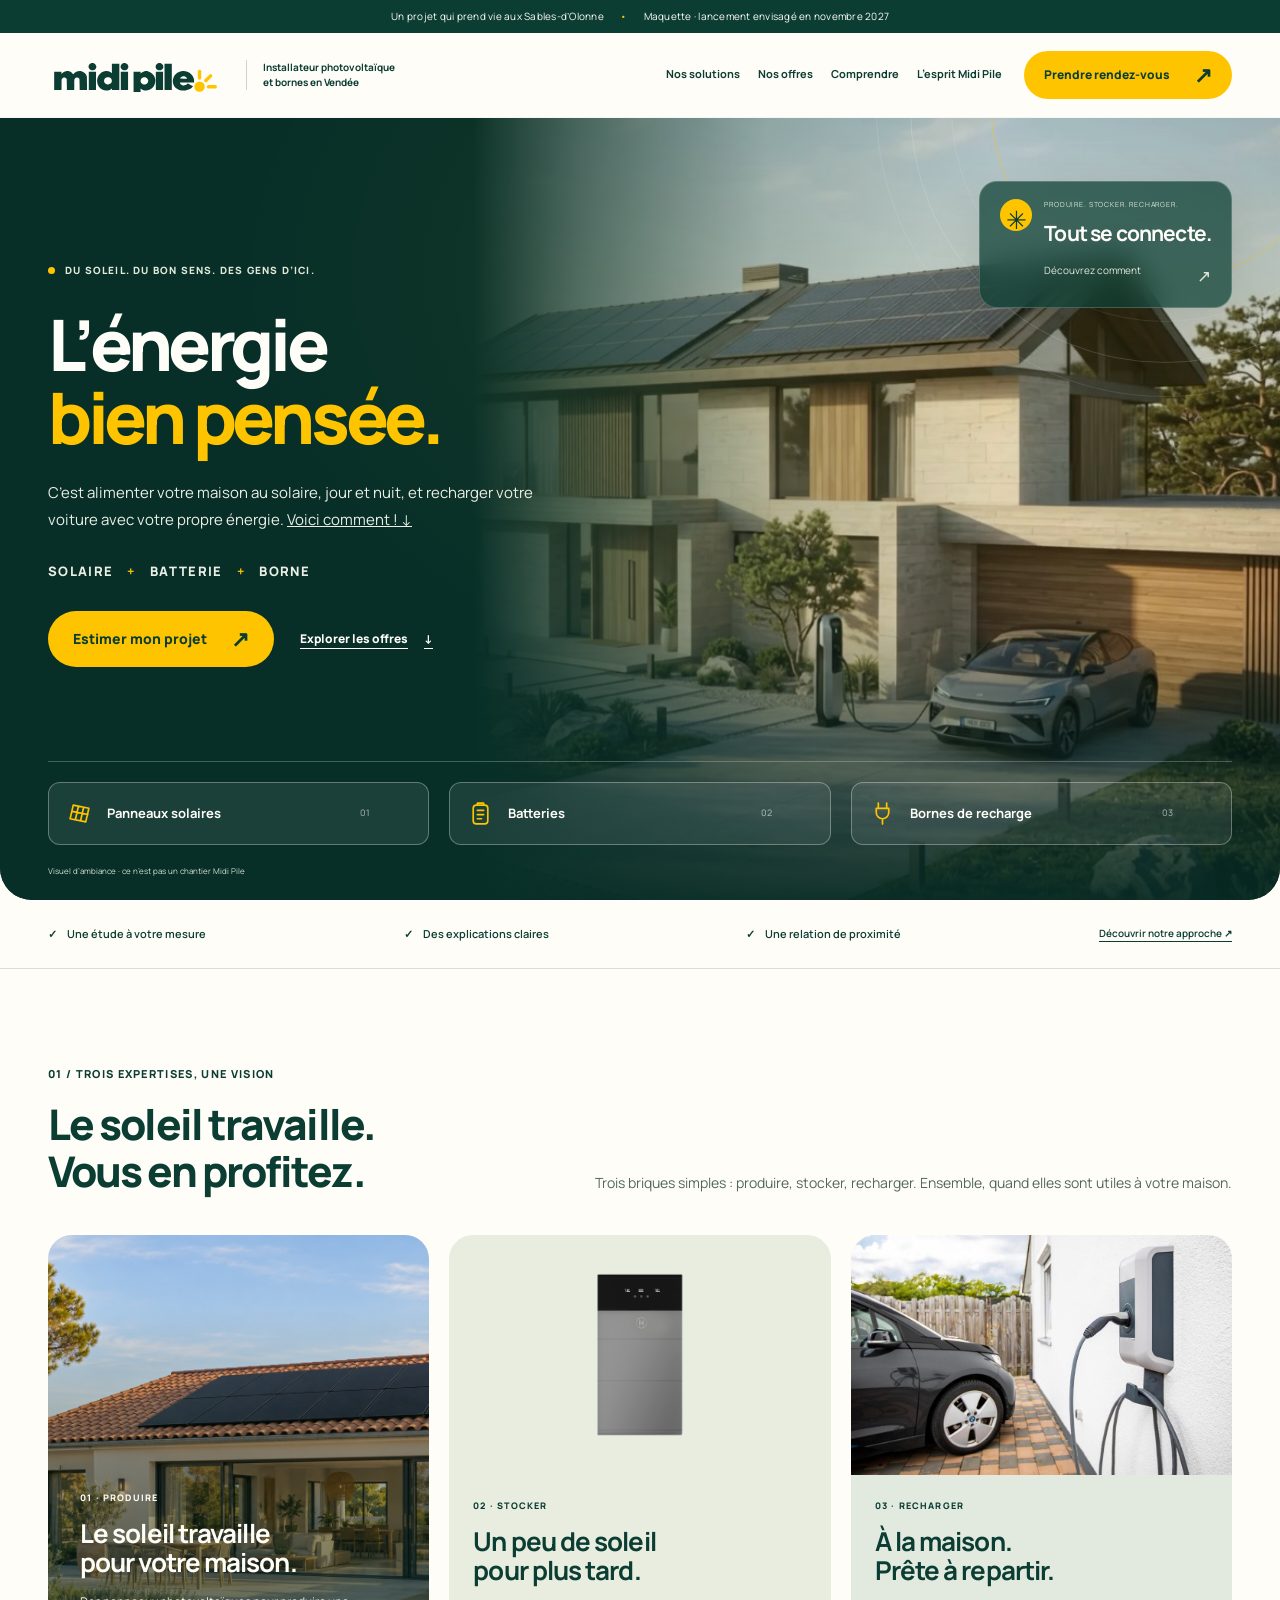
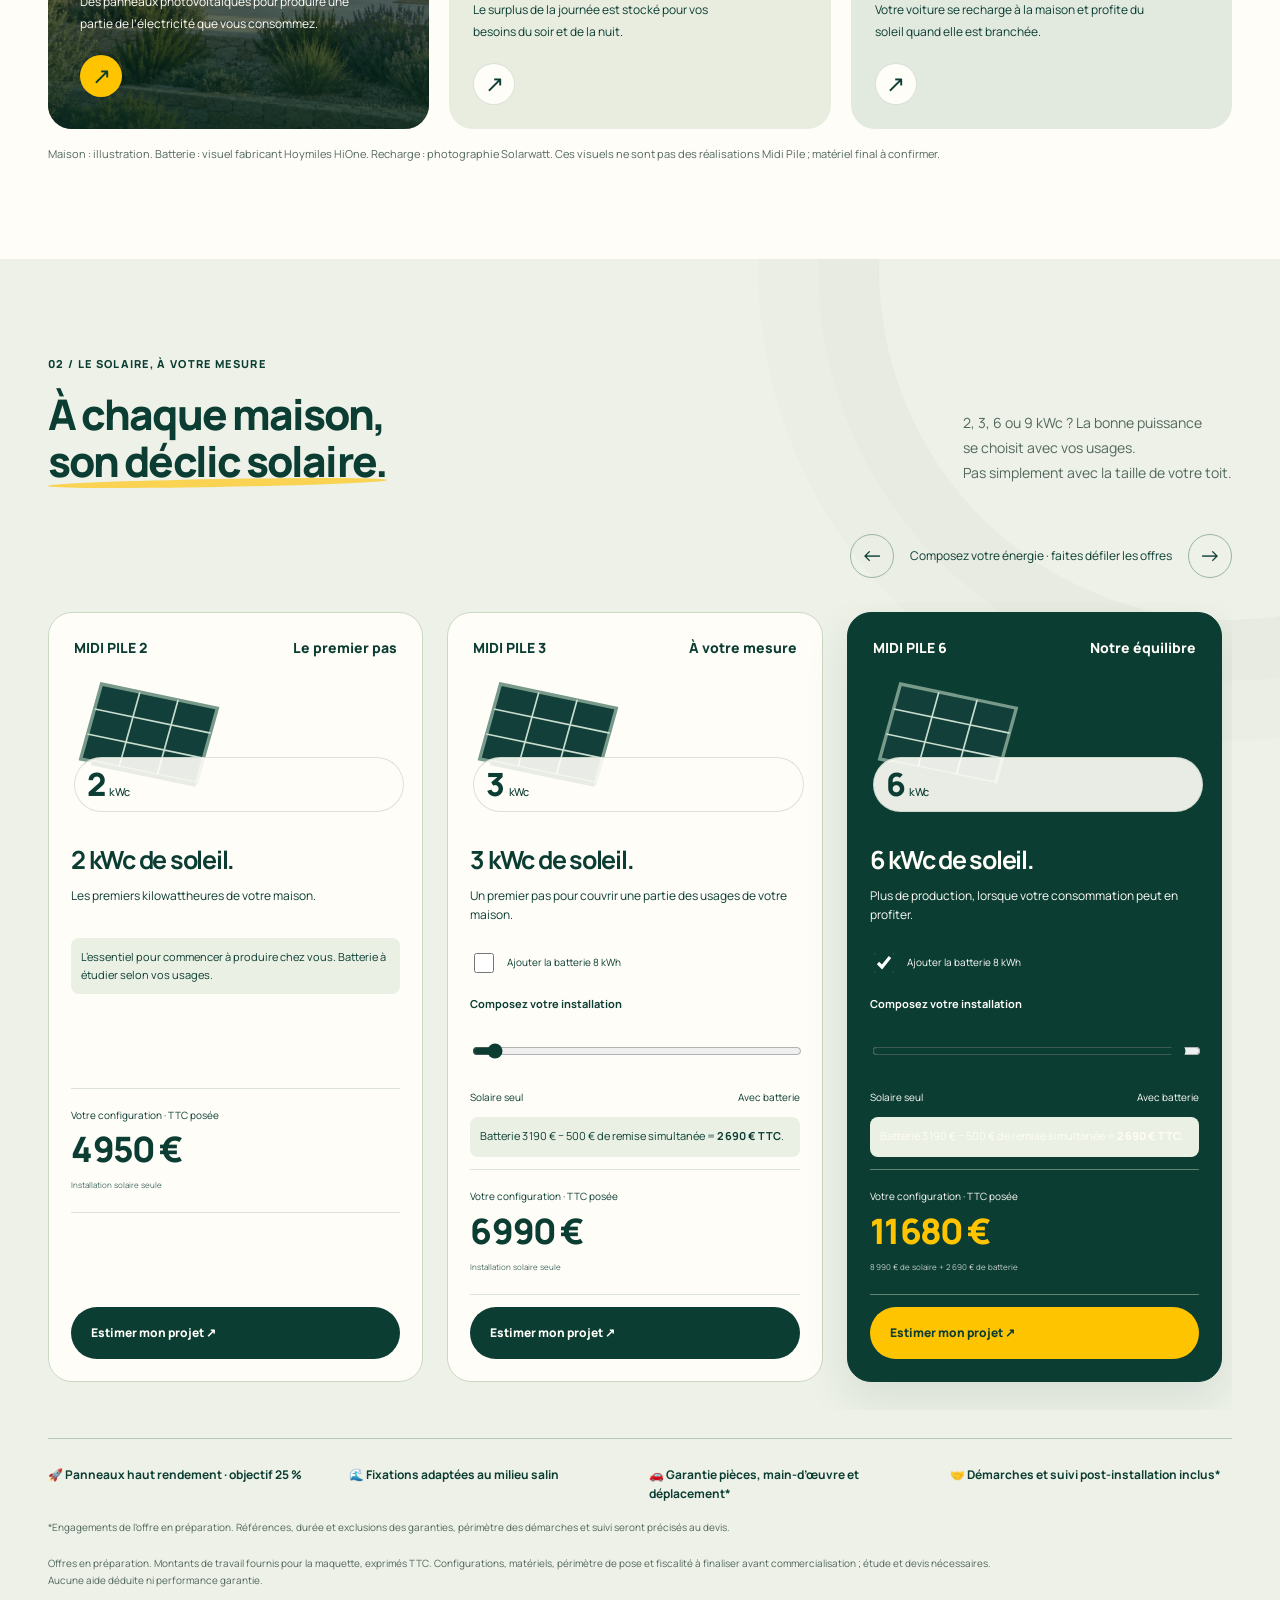
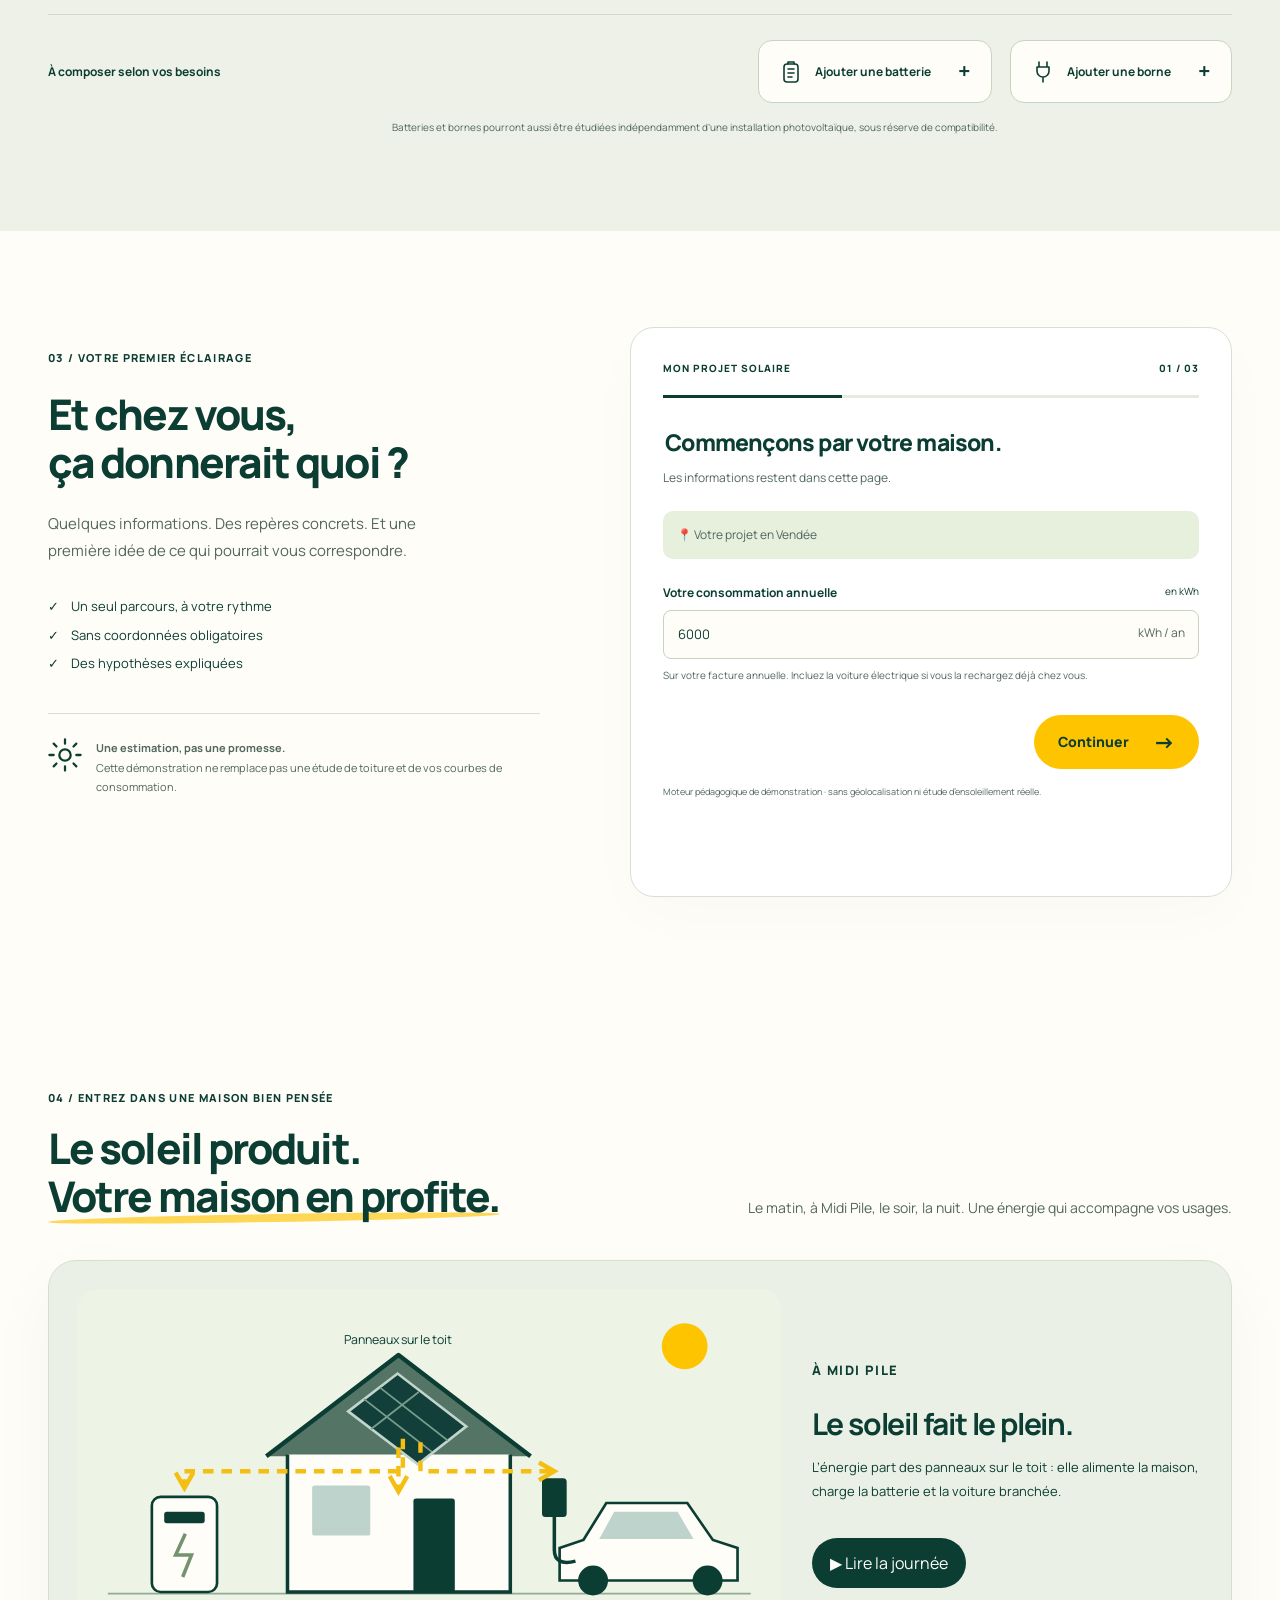
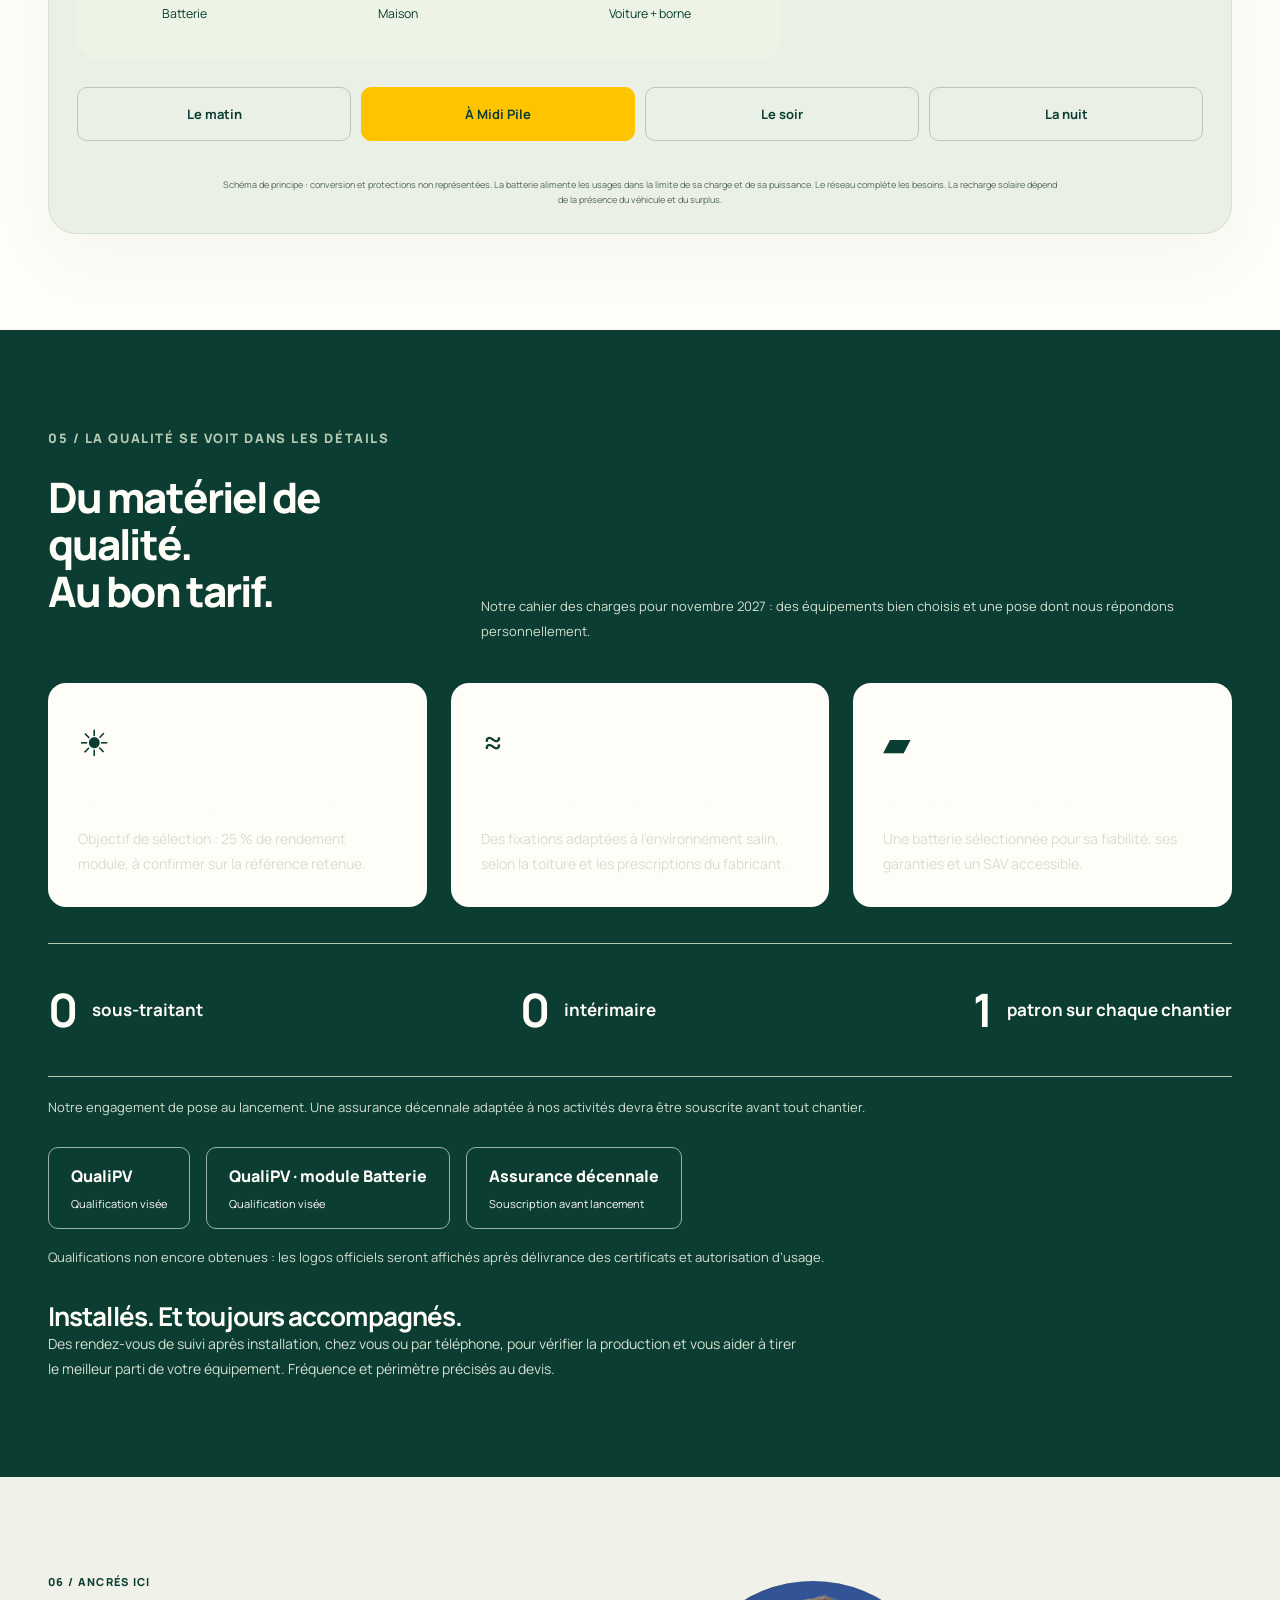
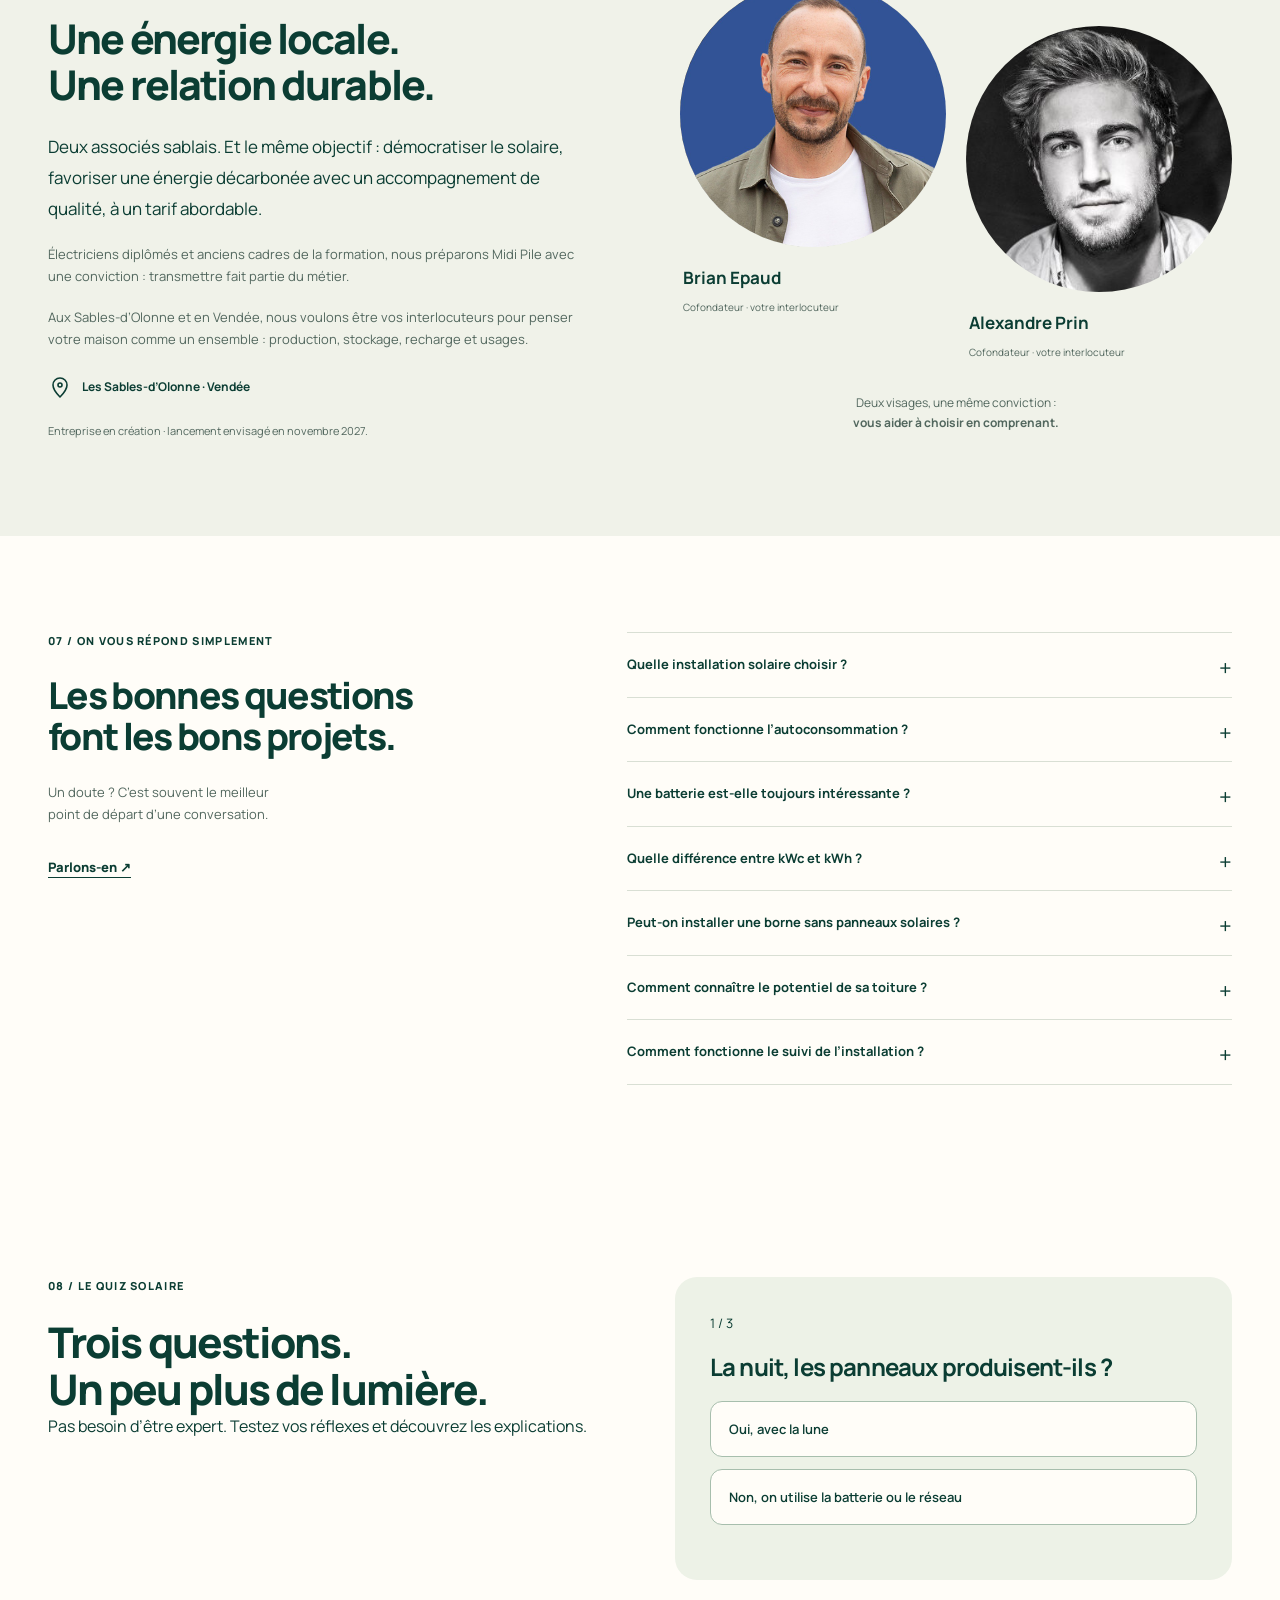
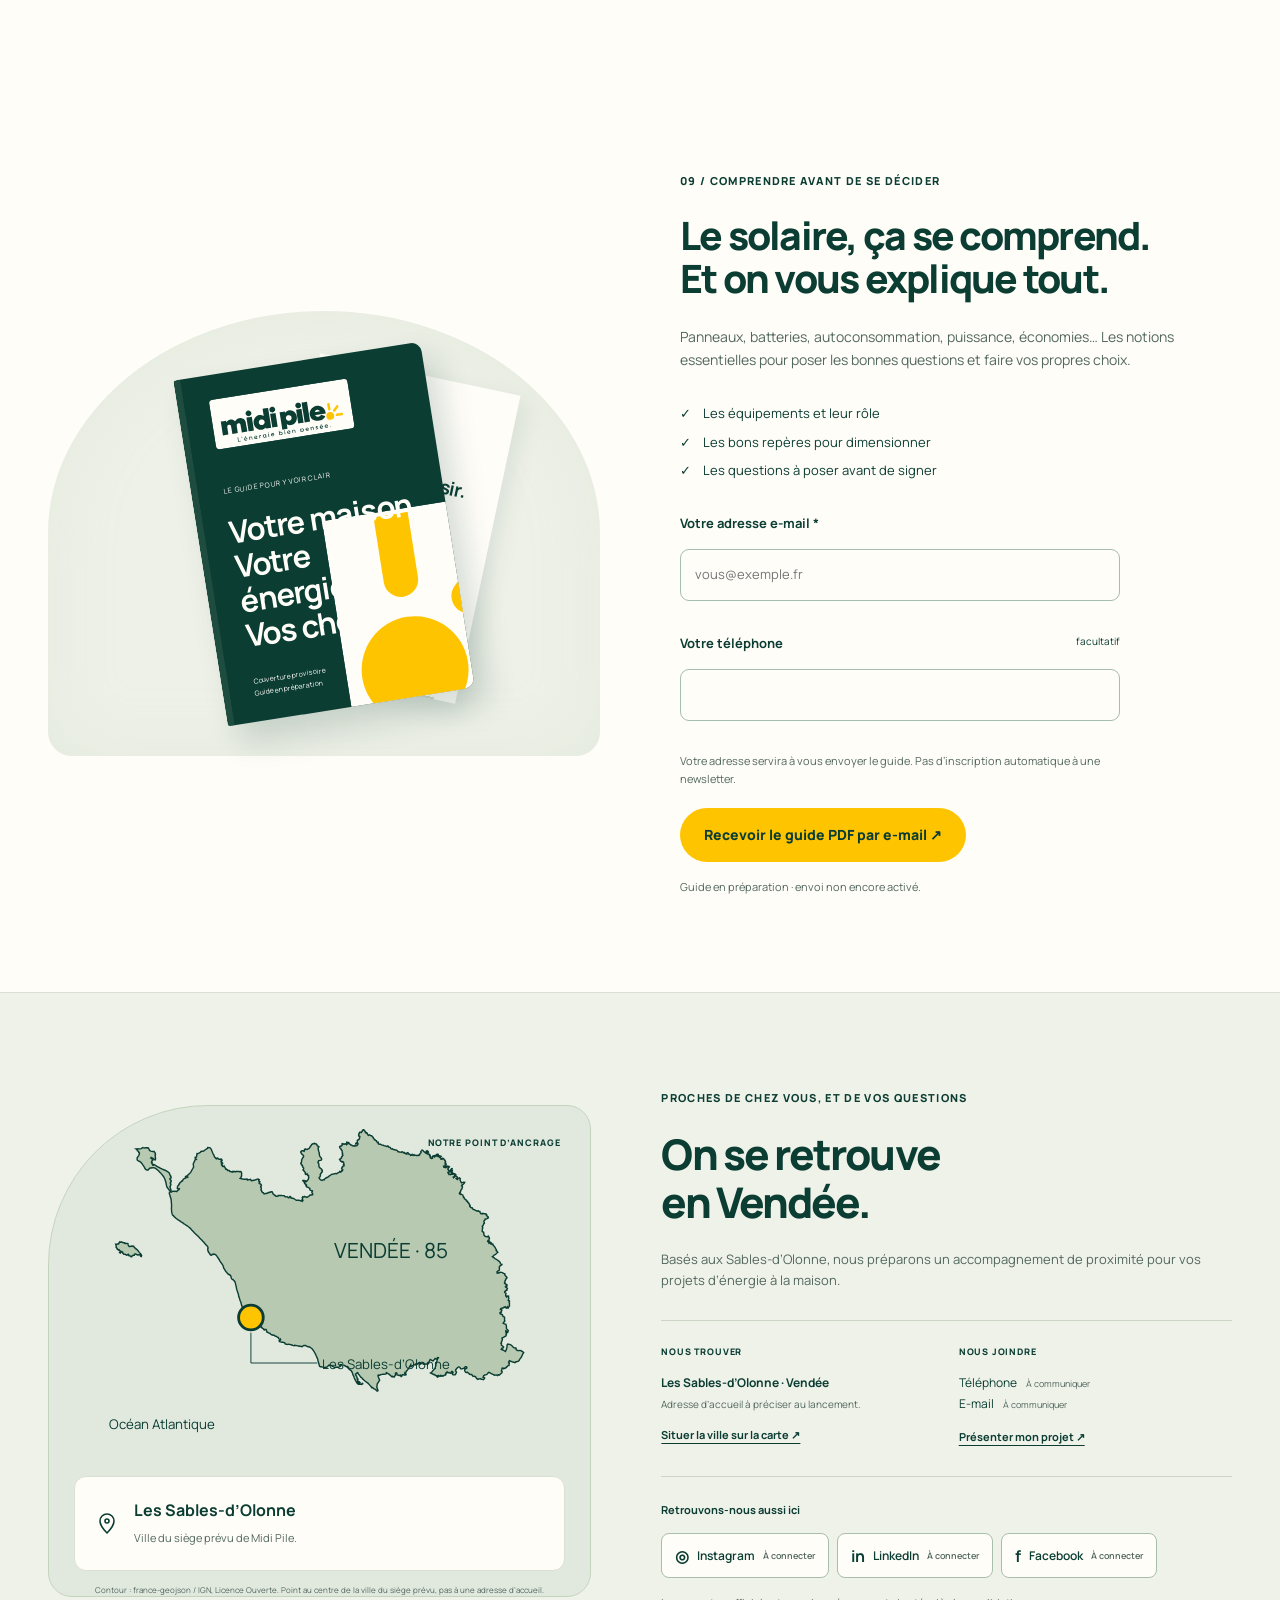
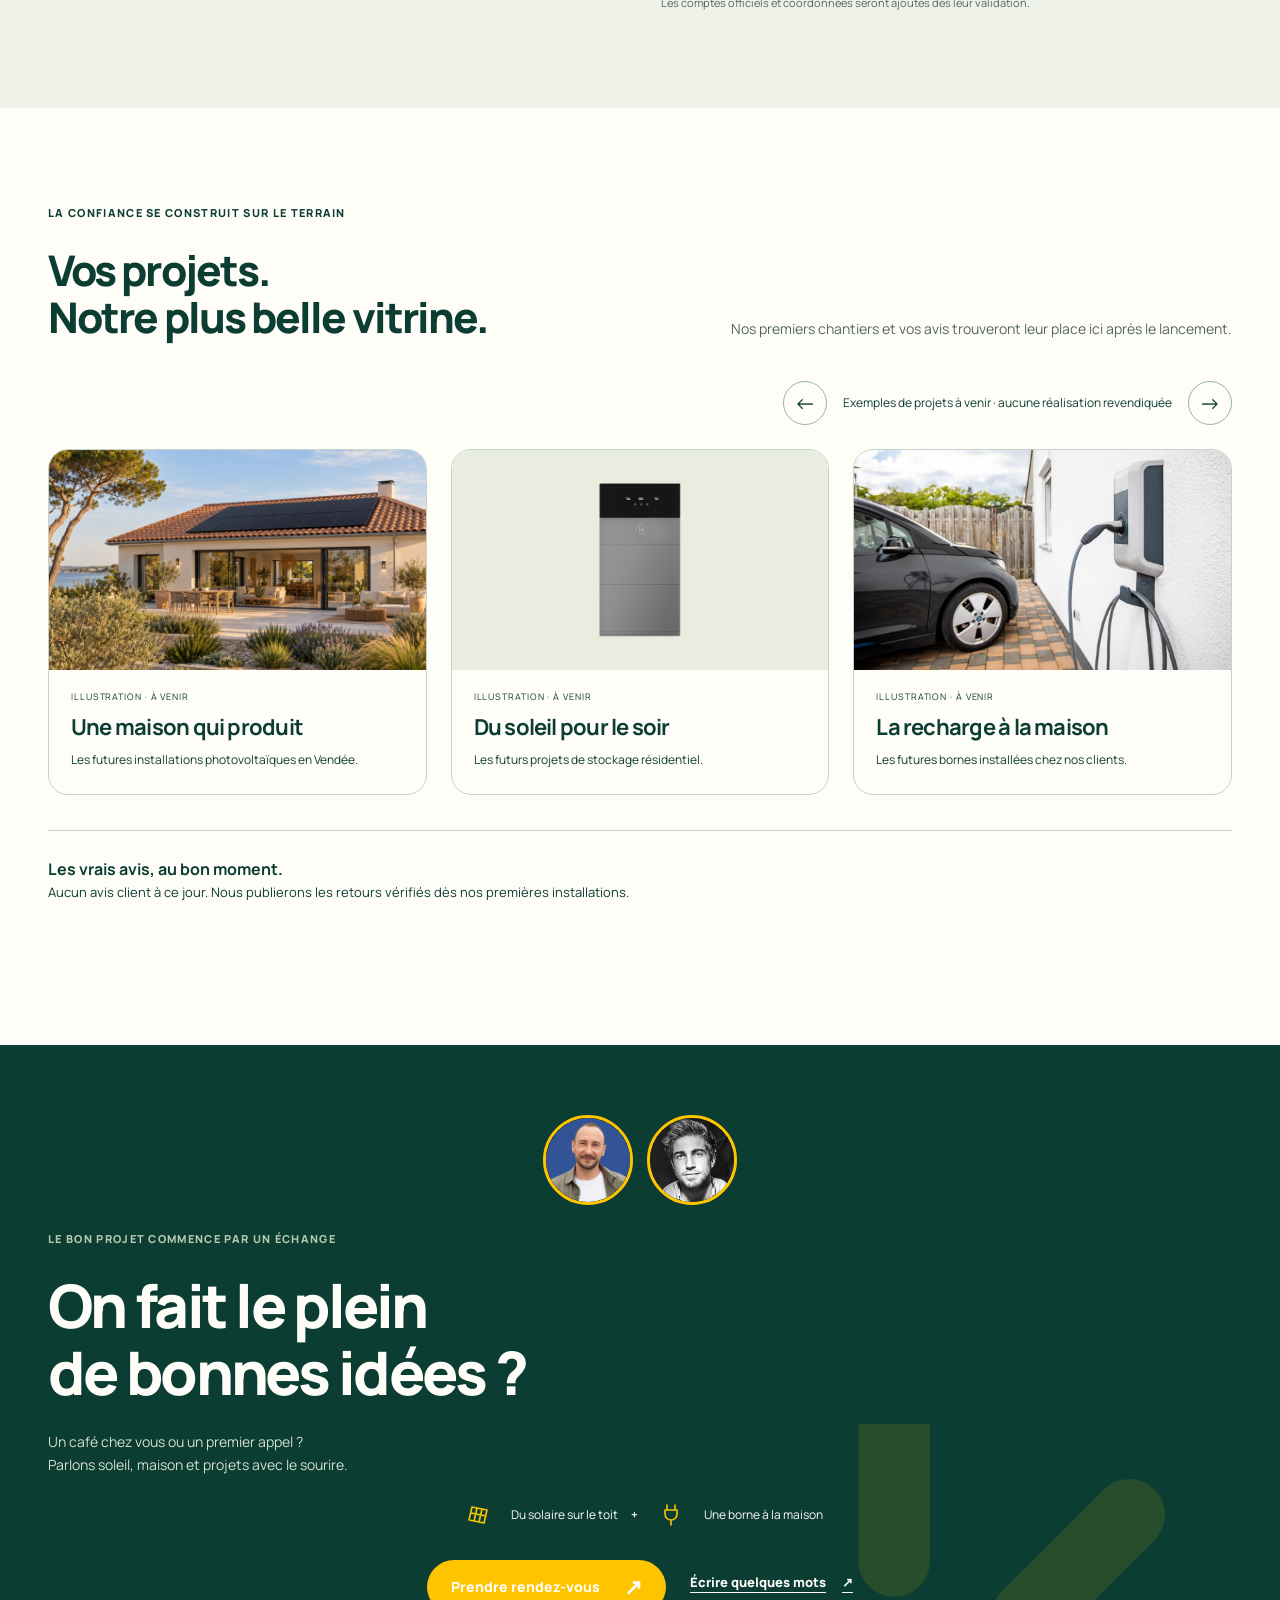
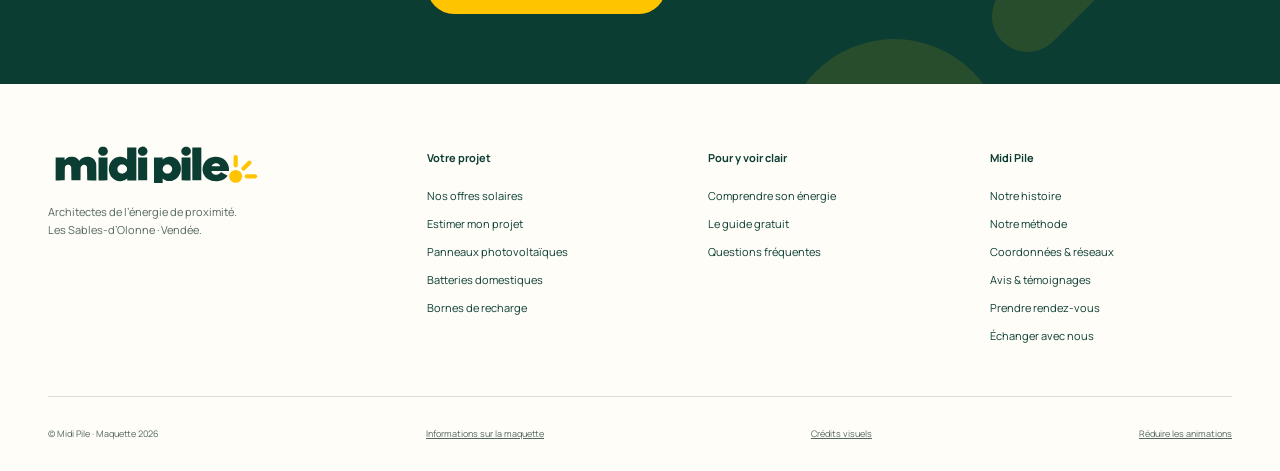
<file: index.html>
<!doctype html>
<html lang="fr"><head><meta charset="utf-8"><meta name="viewport" content="width=device-width,initial-scale=1"><meta name="description" content="Midi Pile : panneaux photovoltaïques, batteries et bornes de recharge en Vendée. Découvrez la maquette de notre futur accompagnement énergétique."><meta name="theme-color" content="#0B3D33"><meta name="robots" content="noindex,follow"><title>Panneaux solaires en Vendée, batteries & bornes | Midi Pile</title><link rel="canonical" href="https://midi-pile.netlify.app/"><link rel="icon" href="/assets/favicon.svg" type="image/svg+xml"><meta property="og:title" content="Midi Pile — L’énergie bien pensée."><meta property="og:description" content="Produire, stocker, recharger. Votre projet énergétique, pensé aux Sables-d’Olonne."><meta property="og:type" content="website"><meta property="og:image" content="https://midi-pile.netlify.app/assets/maison.jpg"><link rel="stylesheet" href="styles.css"><script src="config.js" defer></script><script src="simulator-model.js" defer></script><script src="app.js" defer></script><link rel="stylesheet" href="enhancements.css"><script src="enhancements.js" defer></script><link rel="stylesheet" href="motion.css"><link rel="stylesheet" href="booking.css"><script src="booking.js" defer></script><link rel="stylesheet" href="simulator.css"><script src="simulator-results.js" defer></script><link rel="stylesheet" href="refonte.css"><script src="refonte.js" defer></script></head>
<body>
<a class="skip" href="#main">Aller au contenu</a>
<div class="preview-bar">Un projet qui prend vie aux Sables-d’Olonne <span>•</span> Maquette · lancement envisagé en novembre 2027</div>
<header class="header"><a href="#" class="brand" aria-label="Midi Pile, accueil"><img src="assets/logo-wordmark.svg" alt="Midi Pile" width="240" height="63"></a><p class="header-trade">Installateur photovoltaïque<br>et bornes en Vendée</p><nav id="navigation" aria-label="Navigation principale"><a href="#expertises">Nos solutions</a><a href="#offres">Nos offres</a><a href="#comprendre">Comprendre</a><a href="#equipe">L’esprit Midi Pile</a></nav><a class="button small booking-header" href="/#rendez-vous" data-booking>Prendre rendez-vous <span>↗</span></a><button class="menu" aria-label="Ouvrir le menu" aria-expanded="false" aria-controls="navigation">☰</button></header>
<main id="main">
<section class="cinema-hero" aria-labelledby="hero-title">
<div class="cinema-media" aria-hidden="true"><img src="assets/hero-maison-recharge.jpg" width="1280" height="720" alt="" fetchpriority="high"><div class="cinema-shade"></div><div class="cinema-light"></div></div>
<div class="hero-orbit" aria-hidden="true"><span></span><span></span><span></span></div>
<div class="container cinema-layout"><div class="cinema-copy"><p class="eyebrow"><span class="dot"></span> DU SOLEIL. DU BON SENS. DES GENS D’ICI.</p><h1 id="hero-title">L’énergie<br><span>bien pensée.</span></h1><p>C’est alimenter votre maison au solaire, jour et nuit, et recharger votre voiture avec votre propre énergie. <a href="#expertises">Voici comment ! ↓</a></p><p class="hero-three">SOLAIRE <b>+</b> BATTERIE <b>+</b> BORNE</p><div class="hero-actions"><a class="button" href="#simulateur">Estimer mon projet <span>↗</span></a><a class="text-link" href="#offres">Explorer les offres <span>↓</span></a></div></div>
<div class="hero-energy-note"><span class="mini-orbit" aria-hidden="true">✳</span><div><span>PRODUIRE. STOCKER. RECHARGER.</span><strong>Tout se connecte.</strong><a href="#comprendre">Découvrez comment <span>↗</span></a></div><svg viewBox="0 0 100 35" aria-hidden="true"><path d="M0 28C15 28 10 10 25 10S35 30 50 20S65 0 75 12S90 24 100 8" fill="none" stroke="#FFC400" stroke-width="2"/></svg></div>
<div class="cinema-bottom"><div class="cinema-services"><a href="/panneaux-solaires-vendee/"><i data-icon="panel"></i><span>Panneaux solaires</span><b>01</b></a><a href="/batterie-solaire/"><i data-icon="battery"></i><span>Batteries</span><b>02</b></a><a href="/borne-recharge/"><i data-icon="plug"></i><span>Bornes de recharge</span><b>03</b></a></div><div class="cinema-caption"><span>Visuel d’ambiance · ce n’est pas un chantier Midi Pile</span></div></div></div>
</section>
<div class="values-strip"><div class="container"><span>Une étude à votre mesure</span><span>Des explications claires</span><span>Une relation de proximité</span><a href="#difference">Découvrir notre approche ↗</a></div></div>












<section class="section container" id="expertises"><div class="section-heading"><div><p class="eyebrow">01 / Trois expertises, une vision</p><h2>Le soleil travaille.<br>Vous en profitez.</h2></div><p>Trois briques simples : produire, stocker, recharger. Ensemble, quand elles sont utiles à votre maison.</p></div>
<div class="expertise-grid"><article class="expertise producing"><img src="assets/maison.jpg" alt="Maison solaire illustrative" loading="lazy"><div class="expertise-caption"><span class="tag">01 · PRODUIRE</span><h3>Le soleil travaille<br>pour votre maison.</h3><p>Des panneaux photovoltaïques pour produire une partie de l’électricité que vous consommez.</p><a href="/panneaux-solaires-vendee/" class="round-link" aria-label="Découvrir les offres photovoltaïques">↗</a></div></article>
<article class="expertise storing"><img class="equipment-photo" src="assets/batterie-hoymiles.png" alt="Système résidentiel Hoymiles HiOne, visuel fabricant" loading="lazy"><div class="expertise-caption"><span class="tag">02 · STOCKER</span><h3>Un peu de soleil<br>pour plus tard.</h3><p>Le surplus de la journée est stocké pour vos besoins du soir et de la nuit.</p><a class="round-link" href="/batterie-solaire/" aria-label="Comprendre les batteries">↗</a></div></article>
<article class="expertise charging"><img src="assets/recharge-maison.jpg" alt="Voiture électrique et borne devant une maison" loading="lazy"><div class="expertise-caption"><span class="tag">03 · RECHARGER</span><h3>À la maison.<br>Prête à repartir.</h3><p>Votre voiture se recharge à la maison et profite du soleil quand elle est branchée.</p><a class="round-link" href="/borne-recharge/" aria-label="Comprendre les bornes de recharge">↗</a></div></article></div><p class="caption">Maison : illustration. Batterie : visuel fabricant Hoymiles HiOne. Recharge : photographie Solarwatt. Ces visuels ne sont pas des réalisations Midi Pile ; matériel final à confirmer.</p></section>
<section class="offers section sculpted-offers" id="offres"><div class="container"><div class="section-heading"><div><p class="eyebrow">02 / Le solaire, à votre mesure</p><h2>À chaque maison,<br><span class="solar-emphasis">son déclic solaire.</span></h2></div><p>2, 3, 6 ou 9 kWc ? La bonne puissance<br>se choisit avec vos usages.<br>Pas simplement avec la taille de votre toit.</p></div><div class="offer-controls"><button type="button" data-offer-move="-1" aria-label="Offre précédente">←</button><span>Composez votre énergie · faites défiler les offres</span><button type="button" data-offer-move="1" aria-label="Offre suivante">→</button></div><div class="offer-grid" id="offer-grid" tabindex="0" aria-label="Nos six offres"></div><div class="midi-plus"><span>🚀 Panneaux haut rendement · objectif 25 %</span><span>🌊 Fixations adaptées au milieu salin</span><span>🚗 Garantie pièces, main-d’œuvre et déplacement*</span><span>🤝 Démarches et suivi post-installation inclus*</span></div><p class="caption">*Engagements de l’offre en préparation. Références, durée et exclusions des garanties, périmètre des démarches et suivi seront précisés au devis.</p><noscript><p>Nos repères TTC : Midi Pile 3, dès 6 990 € ; Midi Pile 6, dès 8 990 € ; Midi Pile 9, dès 10 990 €. Conditions en préparation.</p><p>Le simulateur nécessite JavaScript. <a href="/panneaux-solaires-vendee/">Comprendre les offres photovoltaïques</a>.</p></noscript><p class="caption">Offres en préparation. Montants de travail fournis pour la maquette, exprimés TTC. Configurations, matériels, périmètre de pose et fiscalité à finaliser avant commercialisation ; étude et devis nécessaires. Aucune aide déduite ni performance garantie.</p><div class="options"><span>À composer selon vos besoins</span><button data-detail="battery"><i data-icon="battery"></i> Ajouter une batterie <b>+</b></button><button data-detail="charger"><i data-icon="plug"></i> Ajouter une borne <b>+</b></button></div><p class="caption option-caption">Batteries et bornes pourront aussi être étudiées indépendamment d’une installation photovoltaïque, sous réserve de compatibilité.</p></div></section>
<section class="section container simulator-section" id="simulateur"><div class="sim-intro"><p class="eyebrow">03 / Votre premier éclairage</p><h2>Et chez vous,<br>ça donnerait quoi ?</h2><p class="lead">Quelques informations. Des repères concrets. Et une première idée de ce qui pourrait vous correspondre.</p><ul class="plain-checks"><li>Un seul parcours, à votre rythme</li><li>Sans coordonnées obligatoires</li><li>Des hypothèses expliquées</li></ul><div class="little-note"><i data-icon="sun"></i><p><strong>Une estimation, pas une promesse.</strong><br>Cette démonstration ne remplace pas une étude de toiture et de vos courbes de consommation.</p></div></div>
<div class="sim-panel"><div class="sim-top"><span>MON PROJET SOLAIRE</span><span id="step-label">01 / 03</span></div><div class="progress"><div id="progress-fill"></div></div><p class="selection-note" id="selection-note" hidden></p><form id="sim-form"><fieldset data-step="0"><legend>Commençons par votre maison.</legend><p>Les informations restent dans cette page.</p><p class="sim-location">📍 Votre projet en Vendée</p><label for="consumption">Votre consommation annuelle <span>en kWh</span></label><div class="input-unit"><input id="consumption" name="consumption" type="number" min="500" max="50000" step="100" value="6000" required><span>kWh / an</span></div><small>Sur votre facture annuelle. Incluez la voiture électrique si vous la rechargez déjà chez vous.</small></fieldset>
<fieldset data-step="1" hidden><legend>Votre toit, à son rythme.</legend><p>Vous ne savez pas ? Nous gardons une hypothèse prudente.</p><label for="orientation">Orientation principale</label><select id="orientation"><option value="unknown">Je ne sais pas encore</option><option value="south">Sud</option><option value="eastwest">Est ou ouest</option><option value="southeast">Sud-est ou sud-ouest</option><option value="north">Nord</option></select><label for="shade">Ombres sur la toiture</label><select id="shade"><option value="unknown">À vérifier</option><option value="none">Peu ou pas d’ombre</option><option value="some">Une partie de la journée</option><option value="high">Des ombres importantes</option></select><label for="roof-area">Surface de toiture exploitable <span>en m², facultatif</span></label><input id="roof-area" type="number" min="1" max="1000" placeholder="Ex. 40"></fieldset>
<fieldset data-step="2" hidden><legend>Une énergie qui suit votre vie.</legend><p>Pour mieux comprendre quand vous utilisez l’électricité.</p><label for="presence">Sur une semaine, vous êtes présent en journée…</label><select id="presence"><option value="away">2 jours par semaine</option><option value="mixed" selected>3 ou 4 jours par semaine</option><option value="day">5 jours ou plus par semaine</option></select><label for="heating">Votre maison fonctionne…</label><select id="heating"><option value="electric">Tout électrique</option><option value="mixed">En mix gaz / électricité</option></select><label for="ev-status">Et la voiture électrique ?</label><select id="ev-status"><option value="none">Je ne suis pas équipé</option><option value="existing">J’ai déjà une voiture électrique</option><option value="planned">Je prévois de m’équiper</option></select><small>Un véhicule à venir n’est pas ajouté arbitrairement à votre consommation : son kilométrage sera étudié avec vous.</small><p class="caption">Hypothèses : 0,21 €/kWh au départ, +5 % par an. Ce scénario n’est pas une prévision des tarifs.</p></fieldset><div class="sim-actions"><button class="text-link" type="button" id="sim-back" hidden>← Retour</button><button class="button" id="sim-next" type="submit">Continuer <span>→</span></button></div><p class="caption">Moteur pédagogique de démonstration · sans géolocalisation ni étude d’ensoleillement réelle.</p></form><div id="sim-result" hidden aria-live="polite"></div></div></section>
<section class="energy-section section motion-energy" id="comprendre"><div class="container"><div class="section-heading"><div><p class="eyebrow">04 / Entrez dans une maison bien pensée</p><h2>Le soleil produit.<br><span class="solar-emphasis">Votre maison en profite.</span></h2></div><p>Une journée. Plusieurs façons d’utiliser l’énergie.<br>À vous de faire avancer le temps.</p></div>
<div class="energy-board" id="energy-board"><div class="energy-toolbar"><div class="energy-status"><span class="dot"></span><span id="energy-status">Le solaire alimente d’abord vos usages.</span></div><span class="scene-demo">SCÉNARIOS FICTIFS</span></div><div class="energy-stage"><div class="scene-wrap"><svg class="energy-svg energy-scene energy-map" viewBox="0 0 600 560" role="img" aria-labelledby="diagram-title diagram-desc">
<title id="diagram-title">Les chemins de votre électricité</title><desc id="diagram-desc">Schéma de principe à plat : les panneaux et leur onduleur alimentent la maison. Le surplus peut rejoindre la batterie, la borne ou le réseau. Les flèches changent de sens selon l’heure choisie ; la batterie et le réseau peuvent aussi alimenter les usages.</desc>
<defs><marker id="map-arrow" viewBox="0 0 10 10" refX="7" refY="5" markerWidth="4" markerHeight="4" orient="auto-start-reverse"><path d="M1 1 8 5 1 9" fill="none" stroke="context-stroke" stroke-width="2" stroke-linecap="round" stroke-linejoin="round"/></marker></defs>
<g class="map-tracks" fill="none" stroke-width="3" stroke-linejoin="round"><path d="M300 166V232M270 264H165M330 264H435M280 286V355H150V394M320 286V355H450V394"/></g>
<g class="map-flows" fill="none" stroke-linecap="round" stroke-linejoin="round"><path id="flow-solar" class="flow solar" d="M300 176V222"/><path id="flow-house" class="flow" d="M340 264H425"/><path id="flow-grid" class="flow grid" d="M260 264H175"/><path id="flow-battery" class="flow" d="M280 297V355H150V384"/><path id="flow-car" class="flow" d="M320 297V355H450V384"/></g>
<circle class="map-hub" cx="300" cy="264" r="32"/><path class="hub-symbol" d="M289 264H311M300 253V275" fill="none" stroke-width="2" stroke-linecap="round"/>
<g class="map-node solar-panels" transform="translate(200 40)"><rect class="map-card" width="200" height="126" rx="18"/><g class="map-icon" transform="translate(77 16)" fill="none" stroke-width="2"><rect width="46" height="30" rx="3"/><path d="M15 0V30M31 0V30M0 15H46M23 30V38M13 38H33"/></g><text class="map-title" x="100" y="83">Panneaux solaires</text><text class="map-sub" x="100" y="106">avec leur onduleur</text></g>
<g class="map-node scene-grid" transform="translate(15 205)"><rect class="map-card" width="150" height="126" rx="18"/><g class="map-icon" transform="translate(55 15)" fill="none" stroke-width="2"><path d="M20 0 8 38M20 0 32 38M5 12H35M1 23H39M13 23 29 38M27 23 11 38M20 0V-2"/></g><text class="map-title" x="75" y="84">Réseau</text><text class="map-sub" x="75" y="107">le complément</text></g>
<g class="map-node house-model" transform="translate(435 205)"><rect class="map-card" width="150" height="126" rx="18"/><g class="map-icon" transform="translate(53 14)" fill="none" stroke-width="2"><path d="M0 18 22 0 44 18M6 14V40H38V14M17 40V25H27V40"/></g><text class="map-title" x="75" y="84">Maison</text><text class="map-sub" x="75" y="107">vos usages</text></g>
<g class="map-node scene-battery" transform="translate(65 394)"><rect class="map-card" width="170" height="126" rx="18"/><g class="map-icon" transform="translate(70 14)" fill="none" stroke-width="2"><rect x="0" y="4" width="30" height="38" rx="5"/><path d="M10 4V0H20V4M8 16H22M8 25H22M8 34H22"/></g><text class="map-title" x="85" y="84">Batterie</text><text class="map-sub" x="85" y="107">stocker / restituer</text></g>
<g class="map-node scene-car" transform="translate(365 394)"><rect class="map-card" width="170" height="126" rx="18"/><g class="map-icon" transform="translate(66 14)" fill="none" stroke-width="2"><rect width="27" height="40" rx="5"/><path d="M8 9H19V18H8ZM27 11C45 11 30 36 42 36V20M38 20H46V13M42 13V8M3 40H24"/></g><text class="map-title" x="85" y="84">Borne</text><text class="map-sub" x="85" y="107">recharger le véhicule</text></g>
</svg></div><aside class="scene-story"><p class="eyebrow" id="scene-period">Au zénith</p><div class="scene-clock"><span id="scene-time">12</span><small>h</small><span class="clock-dot">.</span></div><h3 id="scene-title">Le soleil<br>donne le tempo.</h3><p id="scene-copy">La maison utilise l’énergie solaire. Le surplus peut charger la batterie et le véhicule.</p><div class="scene-equation" id="scene-equation">4 kW produits, répartis entre vos usages, le stockage et le réseau.</div></aside></div>
<div class="time-console"><div class="time-heading"><label for="energy-hour">Faites glisser la journée</label><button type="button" id="energy-play" aria-pressed="false">▶ Lire la journée</button></div><input id="energy-hour" type="range" min="0" max="3" step="1" value="1" aria-valuetext="12 heures, au zénith"><div class="time-presets" role="group" aria-label="Choisir un moment de la journée"><button data-time="0" aria-pressed="false">08 h <span>Le réveil</span></button><button id="day" data-time="1" aria-pressed="true">12 h <span>Le plein soleil</span></button><button data-time="2" aria-pressed="false">18 h <span>Le retour</span></button><button id="night" data-time="3" aria-pressed="false">22 h <span>La soirée</span></button></div></div>
<div class="energy-balance"><div><i data-icon="sun"></i><strong><span data-flow-value="solar">4,0</span> <small>kW</small></strong><span>Production solaire</span></div><div><i data-icon="home"></i><strong><span data-flow-value="uses">2,0</span> <small>kW</small></strong><span data-flow-label="uses">Maison + recharge</span></div><div><i data-icon="battery"></i><strong><span data-flow-value="battery">1,5</span> <small>kW</small></strong><span data-flow-label="battery">Vers la batterie</span></div><div><i data-icon="grid"></i><strong><span data-flow-value="grid">0,5</span> <small>kW</small></strong><span data-flow-label="grid">Vers le réseau</span></div></div>
<div class="energy-hotspots"><button data-energy="solar"><i data-icon="panel"></i>Panneaux</button><button data-energy="house"><i data-icon="home"></i>Maison</button><button data-energy="battery"><i data-icon="battery"></i>Batterie</button><button data-energy="charger"><i data-icon="plug"></i>Borne</button><button data-energy="grid"><i data-icon="grid"></i>Réseau</button></div><p id="energy-explanation" class="energy-explanation" aria-live="polite">Explorez un équipement pour comprendre son rôle.</p><p class="caption">Puissances instantanées fictives, pertes non représentées. Chaque scène est indépendante : ce n’est pas une simulation de charge de batterie sur une journée. Une batterie ne garantit ni autonomie totale ni secours automatique en cas de coupure.</p></div></div></section>
<section class="difference section" id="difference"><div class="container"><p class="eyebrow">05 / La qualité se voit dans les détails</p><div class="section-heading"><h2>Du matériel de qualité.<br>Au bon tarif.</h2><p>Notre cahier des charges pour novembre 2027 : des équipements bien choisis et une pose dont nous répondons personnellement.</p></div><div class="quality-grid"><article><span>☀</span><h3>Des panneaux haut rendement</h3><p>Objectif de sélection : 25 % de rendement module, à confirmer sur la référence retenue.</p></article><article><span>≈</span><h3>Pensés pour le bord de mer</h3><p>Des fixations adaptées à l’environnement salin, selon la toiture et les prescriptions du fabricant.</p></article><article><span>▰</span><h3>Un stockage éprouvé</h3><p>Une batterie sélectionnée pour sa fiabilité, ses garanties et un SAV accessible.</p></article></div><div class="quality-promise"><strong><b>0</b> sous-traitant</strong><strong><b>0</b> intérimaire</strong><strong><b>1</b> patron sur chaque chantier</strong></div><p>Notre engagement de pose au lancement. Une assurance décennale adaptée à nos activités devra être souscrite avant tout chantier.</p><div class="qualification-line"><span>QualiPV <small>Qualification visée</small></span><span>QualiPV · module Batterie <small>Qualification visée</small></span><span>Assurance décennale <small>Souscription avant lancement</small></span></div><p class="caption">Qualifications non encore obtenues : les logos officiels seront affichés après délivrance des certificats et autorisation d’usage.</p><div class="follow-up"><h3>Installés. Et toujours accompagnés.</h3><p>Des rendez-vous de suivi après installation, chez vous ou par téléphone, pour vérifier la production et vous aider à tirer le meilleur parti de votre équipement. Fréquence et périmètre précisés au devis.</p></div></div></section>
<section class="team section" id="equipe"><div class="container team-grid"><div><p class="eyebrow">06 / Ancrés ici</p><h2>Une énergie locale.<br>Une relation durable.</h2><p class="lead">Deux associés sablais. Et le même objectif : démocratiser le solaire, favoriser une énergie décarbonée avec un accompagnement de qualité, à un tarif abordable.</p><p>Électriciens diplômés et anciens cadres de la formation, nous préparons Midi Pile avec une conviction : transmettre fait partie du métier.</p><p>Aux Sables-d’Olonne et en Vendée, nous voulons être vos interlocuteurs pour penser votre maison comme un ensemble : production, stockage, recharge et usages.</p><span class="location"><i data-icon="pin"></i> Les Sables-d’Olonne · Vendée</span><p class="caption">Entreprise en création · lancement envisagé en novembre 2027.</p></div><div class="founders"><figure class="founder"><div class="portrait-frame"><img src="assets/brian.jpeg" alt="Brian Epaud, cofondateur de Midi Pile" width="800" height="800" loading="lazy"><span class="portrait-fallback" hidden>BE</span></div><figcaption><strong>Brian Epaud</strong><span>Cofondateur · votre interlocuteur</span></figcaption></figure><figure class="founder"><div class="portrait-frame"><img src="assets/alexandre.jpeg" alt="Alexandre Prin, cofondateur de Midi Pile" width="321" height="321" loading="lazy"><span class="portrait-fallback" hidden>AP</span></div><figcaption><strong>Alexandre Prin</strong><span>Cofondateur · votre interlocuteur</span></figcaption></figure><p>Deux visages, une même conviction :<br><strong>vous aider à choisir en comprenant.</strong></p></div></div></section>
<section class="section container faq-section" id="faq"><div><p class="eyebrow">07 / On vous répond simplement</p><h2>Les bonnes questions<br>font les bons projets.</h2><p>Un doute ? C’est souvent le meilleur<br>point de départ d’une conversation.</p><a href="#contact" class="text-link">Parlons-en ↗</a></div><div class="faq"><details><summary>Quelle installation solaire choisir ?</summary><p>La bonne puissance dépend de votre consommation et surtout des moments où vous utilisez l’électricité, de la surface disponible, de l’orientation et des ombres. Une étude confirme le dimensionnement ; le seul total annuel ne suffit pas.</p></details><details><summary>Comment fonctionne l’autoconsommation ?</summary><p>Vous utilisez directement une partie de l’électricité produite sur votre toit. Le surplus peut être stocké ou injecté sur le réseau. Quand le solaire ne suffit pas, le réseau complète.</p></details><details><summary>Une batterie est-elle toujours intéressante ?</summary><p>Non. Il faut un surplus à stocker et des besoins décalés, souvent le soir. Son coût, ses pertes et sa durée de vie comptent. Déplacer certains usages en journée peut être plus pertinent.</p></details><details><summary>Quelle différence entre kWc et kWh ?</summary><p>Le kWc décrit la puissance nominale des panneaux dans des conditions de référence. Le kWh mesure une quantité d’énergie produite, stockée ou consommée. Une installation de 6 kWc ne produit pas 6 kW en permanence.</p></details><details><summary>Peut-on installer une borne sans panneaux solaires ?</summary><p>Oui. Elle utilise alors l’électricité du réseau. Il faut vérifier l’installation électrique, la puissance disponible et le besoin de pilotage pour éviter les dépassements.</p></details><details><summary>Comment connaître le potentiel de sa toiture ?</summary><p>En étudiant sa surface, son orientation, sa pente, les ombrages et son état. Une visite et une simulation de production détaillée complètent ces informations.</p></details><details><summary>Comment fonctionne le suivi de l’installation ?</summary><p>Selon les équipements retenus, une application permet de consulter la production et parfois la consommation. Les fonctionnalités, la connexion nécessaire et les conditions de suivi seront précisées dans l’offre.</p></details></div></section>
<section class="section container guide-section" id="guide"><div class="guide-art" data-tilt><div class="guide-page"><span>LE SOLAIRE, PAS À PAS</span><h4>Comprendre<br>avant de choisir.</h4><img class="mini-house" src="assets/maison-solaire.svg" alt="Illustration solaire du kit Midi Pile" loading="lazy"><div class="fake-lines"></div></div><div class="guide-cover"><img src="assets/logo-wordmark.svg" alt="Midi Pile" width="190" height="50"><span>LE GUIDE POUR Y VOIR CLAIR</span><h3>Votre maison.<br>Votre énergie.<br>Vos choix.</h3><img class="cover-sun official-sun" src="assets/soleil.svg" alt="" aria-hidden="true"><small>Couverture provisoire<br>Guide en préparation</small></div></div><div><p class="eyebrow">09 / Comprendre avant de se décider</p><h2>Le solaire, ça se comprend.<br>Et on vous explique tout.</h2><p>Panneaux, batteries, autoconsommation, puissance, économies… Les notions essentielles pour poser les bonnes questions et faire vos propres choix.</p><ul class="plain-checks"><li>Les équipements et leur rôle</li><li>Les bons repères pour dimensionner</li><li>Les questions à poser avant de signer</li></ul><form id="guide-form"><label for="guide-email">Votre adresse e-mail *</label><input id="guide-email" name="email" type="email" autocomplete="email" required placeholder="vous@exemple.fr"><label for="guide-phone">Votre téléphone <span>facultatif</span></label><input id="guide-phone" name="phone" type="tel" autocomplete="tel" maxlength="30"><p class="caption">Votre adresse servira à vous envoyer le guide. Pas d’inscription automatique à une newsletter.</p><button class="button" id="guide-download" type="submit">Recevoir le guide PDF par e-mail ↗</button><p class="caption" id="guide-status" role="status">Guide en préparation · envoi non encore activé.</p></form></div></section>
<section class="section local-section" id="localisation"><div class="container local-grid"><div class="local-map"><span class="map-kicker">Notre point d’ancrage</span><svg viewBox="0 0 500 390" role="img" aria-labelledby="map-title"><title id="map-title">Vendée et Les Sables-d’Olonne, ville du siège prévu</title><path d="M57.1,151.3 L57.7,151.5 L58.1,152.2 L58.7,152.7 L59.8,154.3 L61.2,155.7 L62.3,157.5 L62.0,157.8 L62.0,158.6 L61.3,158.4 L61.4,157.6 L60.9,157.6 L60.7,157.0 L60.1,156.8 L59.4,156.8 L58.3,157.1 L57.7,156.8 L57.1,156.7 L56.7,156.3 L56.4,156.3 L56.0,155.9 L55.5,155.9 L54.7,156.2 L54.6,157.4 L54.0,157.4 L53.0,157.6 L52.7,157.6 L51.8,158.9 L51.1,158.9 L50.9,158.4 L50.1,158.0 L49.0,157.9 L48.7,157.5 L48.9,157.2 L48.4,156.5 L48.1,157.0 L47.3,156.6 L46.8,157.2 L46.2,157.3 L46.1,156.9 L44.9,156.2 L43.5,156.3 L42.7,155.2 L42.4,155.1 L42.3,154.0 L41.3,153.6 L40.7,153.5 L40.3,154.0 L40.4,154.5 L39.9,155.0 L39.0,154.4 L39.3,154.0 L39.9,152.8 L39.0,152.4 L38.8,151.8 L38.2,152.0 L38.1,151.7 L37.4,151.2 L36.7,151.1 L36.6,150.2 L36.1,150.0 L35.9,149.4 L35.4,149.0 L35.4,148.6 L35.6,147.8 L35.3,147.3 L35.3,146.4 L35.0,145.7 L36.0,145.8 L36.9,145.4 L38.0,145.4 L38.2,145.2 L38.1,144.5 L38.8,144.2 L39.2,143.3 L40.3,143.6 L41.1,143.2 L41.5,143.4 L42.0,143.8 L42.6,143.8 L43.5,144.2 L43.9,144.2 L44.2,144.7 L44.8,144.5 L45.6,145.1 L46.0,145.1 L46.4,144.8 L47.2,144.8 L47.9,145.1 L47.8,145.5 L48.2,146.6 L48.7,147.3 L49.0,147.9 L49.5,148.1 L50.2,148.1 L50.8,148.0 L51.6,147.6 L52.2,147.6 L52.8,147.9 L53.4,147.7 L54.0,147.8 L54.2,148.6 L54.8,149.1 L55.4,149.6 L55.4,150.0 L55.7,150.4 L56.8,150.7 L57.1,151.3 Z M324.0,43.6 L324.7,44.2 L324.8,44.7 L325.3,45.2 L326.0,45.3 L326.7,45.1 L327.2,45.3 L327.3,45.6 L328.4,46.2 L329.1,46.2 L329.9,46.3 L331.1,46.6 L332.1,47.3 L332.6,48.2 L333.4,48.3 L334.1,48.5 L335.4,48.6 L336.1,48.9 L336.5,48.4 L337.0,48.2 L337.7,48.6 L338.2,49.2 L338.8,49.6 L339.2,49.0 L339.6,49.2 L339.8,49.6 L340.4,50.0 L341.2,50.7 L341.7,50.4 L341.7,49.9 L342.1,49.4 L342.9,49.2 L343.6,50.3 L343.5,50.6 L344.4,50.5 L345.2,51.0 L345.7,52.1 L346.3,52.0 L346.7,51.5 L347.3,51.1 L347.4,51.7 L348.4,52.1 L348.8,51.5 L349.3,51.3 L349.4,51.8 L349.9,52.1 L350.6,51.8 L351.7,52.0 L352.0,52.2 L353.0,52.2 L353.8,51.7 L354.4,52.1 L354.9,52.0 L355.5,51.0 L355.6,50.3 L356.8,49.1 L356.8,48.6 L356.5,48.1 L357.4,47.0 L357.8,46.4 L358.2,46.5 L359.1,47.2 L359.5,47.7 L360.5,48.7 L361.0,48.9 L361.9,49.7 L362.5,50.0 L362.8,49.2 L362.8,48.7 L362.2,48.2 L362.6,47.9 L362.5,47.4 L363.2,47.2 L363.8,47.4 L363.9,47.9 L364.4,48.1 L364.0,49.1 L364.5,49.3 L364.1,50.0 L364.0,50.6 L364.6,50.5 L365.1,51.0 L365.6,50.9 L365.6,51.3 L366.1,51.7 L365.7,52.1 L366.0,52.6 L366.6,52.6 L366.8,53.3 L366.4,53.6 L366.7,54.2 L366.6,54.4 L367.3,55.1 L367.9,55.3 L368.3,54.7 L368.7,54.9 L368.6,54.2 L368.7,53.5 L369.0,52.9 L369.6,52.6 L370.4,52.4 L370.2,53.1 L370.5,53.6 L370.9,53.8 L371.4,53.3 L371.8,52.3 L372.1,52.7 L372.5,52.4 L372.8,52.5 L373.0,51.8 L373.3,51.6 L373.2,51.1 L374.0,50.8 L374.6,50.8 L375.0,51.2 L374.9,52.0 L374.7,52.3 L373.8,52.0 L373.4,52.3 L373.9,52.8 L374.5,52.9 L374.9,53.3 L375.6,53.6 L375.8,52.6 L376.6,52.4 L376.9,52.8 L377.7,53.0 L378.0,53.2 L377.2,54.1 L376.6,54.3 L377.1,54.7 L377.6,54.9 L378.1,55.3 L377.8,55.7 L377.9,56.1 L378.5,56.1 L379.1,55.6 L379.4,55.7 L379.6,55.2 L380.4,55.3 L381.2,56.4 L382.0,57.0 L381.7,57.5 L382.5,58.2 L382.8,58.8 L382.1,60.0 L382.6,60.2 L382.6,60.5 L383.1,60.7 L383.2,61.7 L382.3,61.8 L382.1,63.0 L381.9,63.4 L380.8,63.4 L381.2,64.0 L380.7,64.3 L380.9,64.6 L381.3,64.5 L381.8,64.7 L382.3,64.1 L382.7,63.9 L383.1,65.0 L383.8,64.5 L383.0,63.9 L383.2,63.5 L383.7,63.4 L384.3,63.6 L384.6,63.4 L385.2,63.9 L385.9,63.6 L386.7,64.1 L386.0,65.2 L385.3,65.7 L385.2,66.3 L385.4,66.6 L385.2,67.1 L385.6,67.3 L386.3,68.3 L386.9,68.5 L387.9,67.7 L387.9,67.2 L388.2,67.0 L388.9,66.1 L389.4,66.0 L389.7,66.2 L389.1,67.6 L388.7,67.5 L388.5,67.9 L388.6,68.3 L389.0,68.4 L389.2,67.9 L389.8,68.1 L389.6,68.5 L389.6,69.6 L389.2,69.6 L390.5,70.7 L389.8,70.7 L389.1,71.0 L388.8,70.5 L388.9,70.1 L388.3,69.7 L388.3,69.5 L387.1,69.1 L386.7,69.6 L386.3,69.5 L386.0,69.8 L385.5,69.8 L385.1,70.0 L385.6,71.0 L385.8,71.5 L386.2,72.0 L386.7,71.8 L387.5,72.5 L388.0,71.9 L388.5,71.9 L389.2,71.8 L390.1,72.0 L390.7,71.5 L391.0,71.4 L391.5,71.8 L392.0,71.4 L393.0,71.7 L393.5,72.3 L392.7,73.1 L392.4,73.1 L392.0,73.8 L392.2,74.2 L392.0,74.5 L391.6,74.5 L390.7,74.9 L391.1,75.6 L391.3,75.3 L392.3,74.7 L393.4,73.4 L393.7,73.9 L395.1,75.0 L395.1,76.1 L393.8,76.5 L394.0,76.8 L395.0,77.5 L395.9,76.4 L397.2,75.7 L397.7,76.0 L397.8,76.4 L398.2,76.7 L397.9,77.1 L398.1,77.7 L398.0,78.0 L398.2,78.7 L399.0,80.3 L399.5,81.0 L400.0,80.8 L401.6,80.3 L402.8,80.5 L402.3,81.4 L400.8,83.0 L399.7,83.5 L399.5,84.1 L400.2,84.4 L400.5,85.8 L399.8,87.3 L399.7,87.8 L399.0,88.5 L398.6,89.1 L398.5,90.5 L397.9,91.5 L397.5,91.3 L397.3,92.2 L397.8,92.4 L397.7,92.8 L398.3,93.1 L398.7,92.7 L399.9,93.5 L400.7,93.7 L400.9,94.1 L401.2,95.1 L401.8,95.8 L401.6,96.4 L402.3,96.7 L402.6,97.2 L402.5,97.8 L403.1,98.2 L403.8,98.4 L404.4,99.0 L404.3,99.5 L404.7,100.0 L404.9,99.9 L405.7,100.4 L405.7,101.0 L406.0,101.4 L406.4,101.4 L406.7,102.2 L407.2,102.4 L407.4,102.9 L407.3,103.1 L407.8,103.6 L408.0,104.1 L408.4,104.5 L408.1,104.7 L408.1,105.3 L408.5,105.6 L408.3,106.0 L408.7,106.4 L409.3,106.8 L409.8,107.0 L409.9,107.3 L410.7,107.3 L410.8,107.7 L411.6,108.7 L412.2,109.2 L413.0,109.2 L413.8,109.6 L413.9,110.0 L415.1,110.3 L415.9,110.8 L416.9,110.4 L417.5,110.7 L417.7,111.0 L418.8,111.1 L419.0,111.6 L419.0,112.4 L419.5,112.8 L419.5,113.1 L420.0,113.6 L421.1,113.4 L421.6,113.7 L422.1,113.1 L423.2,113.5 L423.9,113.5 L424.6,113.8 L425.2,113.6 L425.5,114.1 L426.0,114.5 L425.7,115.1 L425.8,115.5 L426.3,115.8 L427.1,116.5 L427.4,117.0 L427.8,117.2 L427.8,117.9 L426.8,118.3 L426.0,118.9 L425.2,119.2 L424.5,119.1 L424.4,119.8 L423.9,120.4 L423.4,120.7 L423.1,121.5 L423.3,122.6 L423.6,123.4 L422.8,124.3 L422.7,124.9 L422.1,126.1 L421.5,126.4 L421.3,126.8 L421.6,127.7 L421.9,128.1 L421.9,128.7 L421.4,129.7 L421.4,130.9 L421.3,131.4 L421.3,132.2 L421.7,132.7 L422.4,132.7 L422.9,133.1 L422.7,133.9 L423.1,134.8 L423.0,135.7 L424.0,137.1 L424.2,137.1 L425.0,137.7 L426.6,137.9 L427.1,137.7 L427.6,137.0 L427.9,137.1 L428.1,138.1 L428.7,138.5 L428.7,139.4 L428.9,139.7 L428.5,140.2 L428.5,141.0 L427.9,141.7 L427.4,141.7 L427.0,142.7 L427.6,143.1 L428.1,142.3 L428.5,142.1 L429.0,142.6 L428.4,142.7 L428.5,143.4 L428.4,144.6 L429.1,144.4 L429.4,143.5 L430.1,143.7 L429.8,144.1 L430.6,144.4 L430.2,144.8 L430.3,145.9 L430.9,144.5 L431.4,145.0 L431.7,145.8 L432.6,145.8 L432.6,146.4 L433.2,147.0 L433.8,147.9 L434.7,148.7 L435.3,149.9 L435.5,150.7 L436.2,151.3 L436.4,152.1 L436.0,152.5 L437.0,153.2 L437.3,153.6 L437.4,154.0 L437.7,154.2 L437.1,154.7 L436.8,154.9 L435.8,156.0 L434.4,156.8 L433.5,157.5 L432.6,158.4 L432.0,158.9 L433.3,159.7 L433.7,159.8 L434.6,160.9 L435.4,161.1 L437.3,162.3 L438.1,163.0 L438.8,163.5 L439.0,163.8 L439.8,164.5 L440.3,165.3 L440.6,166.1 L441.0,166.6 L441.4,166.8 L442.1,166.9 L442.0,167.2 L441.4,167.4 L441.1,168.0 L440.1,168.6 L439.4,169.2 L439.3,170.1 L439.5,170.6 L439.3,171.4 L439.5,172.1 L439.3,172.9 L438.5,173.7 L437.6,174.0 L436.9,174.8 L437.0,176.1 L437.6,176.2 L438.5,175.8 L439.5,175.8 L439.8,175.5 L440.6,175.3 L441.6,175.4 L442.7,175.6 L443.8,176.5 L444.6,176.7 L445.3,177.2 L445.0,177.9 L446.0,179.3 L447.2,180.4 L447.4,180.9 L447.4,181.4 L446.6,181.7 L446.2,182.7 L446.2,183.0 L445.7,183.5 L445.7,184.0 L445.3,184.3 L445.2,184.7 L445.3,185.7 L444.7,186.5 L445.0,187.0 L445.4,186.8 L445.6,187.3 L446.1,187.5 L446.5,188.7 L447.4,188.5 L447.5,189.0 L447.2,189.4 L447.3,189.8 L445.8,190.5 L446.1,190.9 L447.0,191.3 L447.5,191.8 L447.9,192.1 L447.3,193.5 L446.9,193.9 L447.1,194.3 L446.4,194.3 L446.0,195.2 L444.9,195.6 L445.0,196.6 L445.9,197.1 L446.4,197.5 L446.1,198.6 L446.0,199.9 L446.6,200.1 L446.8,200.6 L446.6,200.8 L447.1,201.4 L447.6,200.7 L448.1,200.2 L449.1,200.4 L449.0,201.5 L449.3,202.4 L449.3,202.8 L448.7,204.7 L449.3,204.9 L449.7,205.4 L450.1,205.7 L449.6,206.3 L449.7,207.3 L450.1,207.7 L449.9,208.8 L450.1,210.6 L449.7,211.0 L448.7,213.0 L448.6,213.1 L447.8,211.7 L447.6,212.2 L447.0,213.0 L446.0,212.6 L446.0,212.2 L445.5,211.7 L445.2,212.0 L444.7,212.1 L444.4,211.9 L443.9,212.5 L443.2,212.9 L442.4,212.9 L442.1,213.2 L440.9,213.5 L440.5,214.5 L441.5,214.4 L441.8,214.4 L442.0,214.9 L442.0,215.4 L441.3,216.8 L441.5,217.3 L441.3,217.6 L440.8,217.4 L440.5,217.8 L439.9,218.0 L440.2,218.9 L441.4,219.5 L442.2,219.7 L442.7,220.2 L442.7,221.1 L443.4,221.8 L443.8,221.8 L444.9,222.7 L444.8,223.7 L444.9,225.2 L445.0,225.8 L445.0,226.8 L444.7,226.8 L444.3,227.8 L443.8,228.2 L443.8,228.5 L443.4,229.0 L444.8,229.6 L446.2,230.0 L446.4,230.6 L446.7,231.3 L446.8,232.3 L446.8,233.4 L446.9,234.5 L447.4,235.4 L448.3,236.0 L448.9,237.0 L448.4,237.5 L448.2,238.7 L447.4,239.0 L447.2,238.8 L447.3,238.1 L446.9,237.8 L446.5,237.0 L446.2,236.9 L446.1,237.8 L446.4,238.9 L446.7,239.7 L446.5,240.4 L446.8,240.4 L446.5,242.0 L446.3,242.4 L445.0,243.1 L444.0,243.7 L442.1,244.6 L442.3,245.3 L442.6,245.7 L442.3,247.1 L441.7,248.3 L441.2,250.0 L441.6,250.0 L441.5,252.0 L442.8,253.0 L443.3,253.5 L443.9,254.1 L443.5,254.7 L443.0,255.1 L441.9,255.4 L441.3,256.5 L442.2,257.0 L442.7,257.0 L443.9,257.5 L444.8,258.2 L445.8,258.7 L446.9,256.2 L447.3,254.7 L447.4,253.6 L447.5,252.2 L447.8,251.4 L448.3,250.9 L450.2,251.2 L451.3,251.8 L452.0,252.1 L453.0,253.1 L453.3,253.6 L454.8,254.8 L456.7,255.1 L457.0,255.3 L457.1,256.5 L457.2,256.9 L458.5,257.8 L459.7,257.8 L461.0,257.6 L461.5,257.8 L462.1,257.7 L462.8,258.5 L464.2,259.2 L465.0,260.0 L464.0,261.4 L463.4,262.8 L463.1,263.7 L462.1,265.5 L461.7,265.8 L460.6,267.3 L460.2,268.4 L459.6,268.8 L459.5,269.0 L458.2,269.3 L457.7,269.6 L456.9,269.6 L455.9,270.5 L453.6,269.9 L453.1,269.7 L449.9,268.5 L449.3,269.8 L449.1,270.6 L449.9,270.9 L449.5,273.3 L449.1,273.2 L447.8,274.3 L446.9,275.4 L446.3,275.6 L446.3,276.0 L445.5,276.4 L444.4,276.4 L444.1,276.9 L443.7,276.9 L443.2,276.3 L442.7,276.2 L442.2,276.5 L442.1,276.8 L441.9,278.3 L441.6,278.7 L441.5,279.4 L442.3,279.7 L442.2,280.6 L442.0,281.2 L440.6,282.5 L440.3,282.7 L439.5,283.5 L438.6,283.3 L438.3,283.3 L437.5,284.1 L436.4,283.4 L434.0,283.7 L432.9,282.9 L432.5,282.9 L430.9,282.1 L428.3,280.7 L428.1,280.8 L426.6,282.5 L425.8,283.2 L425.2,283.4 L424.0,283.4 L423.4,283.9 L422.9,284.1 L422.7,284.6 L422.7,285.1 L422.2,285.9 L423.2,286.5 L423.8,286.6 L423.8,287.1 L423.0,288.1 L422.5,288.4 L421.5,288.1 L421.1,287.9 L420.5,288.0 L419.9,287.8 L419.7,287.5 L418.4,287.6 L418.0,287.5 L417.3,287.8 L416.7,288.2 L415.9,287.7 L415.1,286.7 L414.2,285.4 L413.3,284.9 L412.3,284.8 L411.7,285.0 L411.2,284.5 L410.2,283.0 L409.2,283.0 L408.0,282.8 L407.2,282.0 L407.0,281.6 L405.9,280.8 L405.5,280.7 L404.3,280.9 L403.8,280.6 L403.2,279.7 L402.8,278.7 L402.8,278.0 L403.0,277.6 L403.4,277.1 L404.6,276.6 L405.2,276.0 L404.8,275.1 L404.4,274.9 L403.6,274.8 L403.1,275.1 L402.8,275.9 L402.4,276.2 L401.3,276.5 L400.3,277.0 L399.2,277.1 L398.6,277.0 L398.1,276.4 L397.8,275.7 L397.4,275.2 L396.5,275.0 L395.3,275.6 L394.0,277.2 L393.2,278.2 L393.3,279.3 L393.9,280.0 L394.1,280.3 L394.1,280.9 L393.0,283.2 L392.4,283.4 L390.6,283.3 L389.9,282.7 L389.9,282.2 L390.0,281.6 L390.3,281.4 L390.5,280.6 L390.2,280.2 L389.6,279.9 L389.2,279.9 L388.8,280.3 L388.7,281.3 L388.2,281.7 L387.2,281.5 L386.3,281.0 L385.3,281.1 L384.7,280.4 L384.3,280.2 L383.9,281.2 L383.6,281.4 L383.0,281.4 L382.8,281.9 L383.1,282.6 L382.7,283.5 L381.8,283.5 L381.1,283.8 L380.6,284.4 L380.3,284.5 L379.3,284.4 L378.8,284.8 L378.4,284.7 L377.8,283.8 L377.5,283.9 L377.0,284.9 L376.5,284.9 L375.9,284.6 L375.3,283.9 L374.7,284.3 L374.8,285.5 L374.2,285.8 L373.7,285.5 L373.3,284.8 L373.2,284.2 L372.1,284.1 L371.8,283.8 L371.3,283.0 L370.7,283.2 L370.4,283.2 L369.7,282.7 L369.4,282.8 L368.9,282.4 L368.4,282.1 L367.9,282.1 L366.8,281.5 L367.7,281.0 L367.7,280.8 L368.3,280.5 L368.5,279.9 L369.0,279.2 L369.7,278.6 L370.6,277.5 L371.4,276.8 L372.0,275.0 L372.4,273.8 L372.5,272.5 L372.4,271.7 L372.6,271.3 L373.1,270.8 L373.2,270.0 L373.7,268.1 L373.9,267.6 L374.0,267.0 L375.1,265.3 L374.5,265.1 L374.2,265.4 L373.6,266.4 L372.9,266.8 L372.5,266.8 L371.7,266.2 L369.5,268.8 L369.0,268.7 L366.5,267.1 L365.2,269.5 L365.0,270.1 L365.1,270.8 L364.1,272.0 L362.6,272.0 L359.4,272.2 L359.5,271.9 L358.6,270.8 L358.4,270.7 L355.3,272.6 L355.1,271.5 L355.5,270.9 L355.1,270.4 L351.6,272.7 L351.4,271.8 L349.6,273.0 L346.2,274.8 L346.0,272.7 L345.4,273.8 L344.5,275.2 L343.4,277.2 L342.1,278.9 L341.2,279.5 L341.4,280.1 L340.9,280.5 L340.0,280.7 L339.5,281.3 L339.7,281.9 L340.0,282.1 L340.7,282.2 L340.9,282.5 L341.1,283.0 L340.9,283.3 L340.2,283.5 L339.0,283.5 L338.0,283.2 L337.3,283.3 L336.8,283.6 L336.5,284.7 L336.2,285.1 L335.7,285.1 L335.4,283.9 L334.8,283.7 L334.1,284.2 L333.7,284.2 L333.0,283.8 L332.2,283.7 L331.5,283.3 L331.4,282.8 L331.5,281.8 L331.1,281.3 L330.5,281.2 L330.1,281.4 L329.8,281.8 L329.7,282.4 L329.9,283.2 L329.9,283.8 L329.6,284.3 L328.8,284.8 L328.4,285.7 L328.1,285.4 L327.1,285.4 L326.5,284.9 L326.1,285.4 L323.3,282.9 L320.7,281.2 L320.3,281.0 L320.2,281.8 L319.7,282.5 L317.0,282.7 L315.4,282.9 L313.7,283.5 L313.0,283.9 L312.1,284.2 L312.0,283.6 L311.4,283.9 L311.5,284.8 L312.2,286.6 L312.2,286.9 L312.7,287.8 L313.2,289.0 L310.7,292.9 L310.6,293.2 L310.2,296.5 L311.1,298.9 L311.3,299.5 L311.4,300.1 L311.0,300.4 L310.4,300.4 L309.8,299.8 L309.1,299.0 L308.5,298.6 L307.3,298.2 L306.1,297.1 L305.5,296.8 L305.0,297.0 L304.1,295.7 L302.9,294.5 L301.6,292.9 L301.1,292.4 L298.0,290.1 L294.8,287.3 L294.6,286.6 L293.3,285.8 L292.0,283.9 L291.2,283.1 L290.3,281.9 L290.5,281.7 L290.0,281.1 L289.0,281.6 L287.7,282.7 L288.0,283.7 L288.7,284.3 L288.7,284.8 L289.2,285.6 L289.5,286.7 L289.5,287.8 L290.2,287.7 L290.4,288.0 L290.1,288.3 L290.0,289.1 L290.2,289.7 L290.0,290.1 L291.1,290.4 L290.7,290.8 L291.6,290.9 L292.0,291.1 L290.8,291.4 L290.7,292.0 L292.0,292.0 L291.7,292.9 L292.9,293.0 L293.9,293.2 L294.5,293.0 L295.2,292.4 L295.4,292.7 L294.1,293.5 L292.5,293.2 L291.5,293.2 L290.5,293.0 L289.8,292.6 L289.0,291.6 L288.1,289.9 L287.0,288.0 L286.5,286.8 L285.8,284.7 L284.9,283.1 L284.8,282.1 L284.1,280.7 L284.2,280.5 L283.2,279.1 L282.8,278.7 L281.6,277.9 L279.5,275.9 L279.8,275.4 L279.1,274.7 L278.7,275.1 L278.1,274.6 L277.2,274.4 L276.7,273.8 L276.0,273.7 L275.6,273.1 L274.3,273.1 L274.0,272.9 L273.0,272.8 L271.8,272.8 L271.2,273.2 L271.4,273.9 L271.8,274.4 L270.2,275.3 L269.7,275.4 L266.9,275.4 L265.7,275.5 L264.1,274.8 L263.2,274.2 L262.2,273.7 L260.4,273.2 L259.4,273.3 L258.5,274.5 L258.1,274.7 L257.2,275.6 L256.8,275.6 L255.9,275.4 L254.7,275.5 L253.1,275.2 L251.6,274.9 L250.7,274.9 L249.9,274.4 L249.6,273.6 L249.0,271.2 L248.5,269.6 L248.1,267.8 L247.9,266.8 L247.1,265.0 L246.3,263.3 L245.7,261.8 L244.3,259.3 L243.4,257.8 L242.4,256.4 L241.6,255.6 L240.5,254.8 L239.4,254.0 L238.3,253.7 L237.6,253.7 L236.7,253.3 L235.0,252.5 L233.4,252.3 L232.4,252.8 L232.0,253.5 L231.2,253.7 L229.7,253.3 L228.5,253.3 L225.8,252.6 L223.6,252.2 L222.9,252.6 L221.6,252.3 L220.7,251.9 L217.2,251.0 L216.3,251.3 L215.0,251.0 L214.4,251.1 L213.5,250.6 L213.3,249.7 L212.9,249.5 L212.1,249.4 L211.5,249.0 L210.9,249.1 L210.0,249.0 L209.6,248.9 L208.7,248.7 L208.5,248.5 L207.4,248.1 L207.3,247.4 L207.6,247.2 L208.1,247.2 L208.7,246.6 L208.8,246.0 L208.5,245.6 L208.2,246.0 L207.4,245.8 L207.1,245.5 L206.3,244.4 L206.4,244.0 L205.3,243.7 L204.1,242.7 L203.2,242.7 L202.6,242.1 L201.9,241.6 L200.9,241.6 L199.6,241.1 L199.2,241.1 L198.1,240.4 L197.7,239.6 L196.4,239.3 L195.6,239.0 L195.0,238.4 L194.2,238.2 L194.2,237.5 L194.0,237.3 L193.9,236.7 L193.4,235.6 L192.6,235.5 L191.8,235.6 L191.6,236.0 L190.9,235.6 L190.8,235.2 L190.5,234.7 L189.2,234.0 L189.2,233.3 L188.4,233.2 L188.0,232.8 L188.1,232.5 L187.2,232.4 L186.4,231.6 L185.9,231.4 L185.7,231.0 L184.3,230.4 L183.9,230.4 L183.4,229.9 L183.3,229.6 L182.8,229.3 L182.7,228.5 L181.8,227.3 L180.6,225.5 L179.4,224.7 L178.9,224.3 L177.9,223.8 L177.4,223.7 L175.6,223.7 L175.1,224.3 L175.0,224.8 L174.5,225.4 L173.7,225.6 L172.8,225.5 L172.3,224.9 L171.9,224.6 L171.4,224.6 L170.8,224.0 L170.5,223.4 L170.1,221.9 L170.0,220.4 L169.6,219.3 L169.2,218.5 L169.4,217.7 L169.2,217.4 L169.0,215.6 L168.7,214.7 L168.7,213.8 L168.3,212.2 L168.1,211.2 L167.8,210.4 L167.2,208.3 L166.9,206.7 L166.0,204.8 L165.6,203.3 L164.7,200.8 L164.3,198.6 L163.9,197.3 L163.1,195.0 L162.6,193.3 L162.4,192.9 L162.3,192.0 L161.8,189.5 L161.1,186.7 L160.5,184.9 L159.2,183.6 L158.6,182.8 L158.1,182.8 L157.4,182.4 L157.1,181.9 L156.7,181.1 L156.6,180.4 L156.1,178.6 L155.8,178.4 L155.2,178.3 L154.9,177.8 L154.2,177.6 L153.3,176.9 L152.7,176.5 L152.2,175.5 L151.0,174.6 L150.8,174.0 L150.3,173.4 L150.1,172.7 L148.6,170.6 L148.7,169.7 L147.8,167.7 L147.1,166.8 L146.8,166.1 L145.9,165.0 L144.6,163.0 L144.2,162.2 L143.1,160.5 L142.1,159.1 L141.4,158.0 L140.6,157.0 L139.7,156.3 L138.7,156.0 L138.5,156.4 L137.7,156.2 L136.7,156.4 L136.3,157.1 L135.3,157.2 L135.1,156.8 L134.5,156.5 L134.5,156.1 L133.7,155.4 L133.6,154.9 L132.6,153.7 L132.2,152.8 L132.2,151.9 L132.0,151.5 L132.0,150.9 L132.2,150.2 L132.3,149.6 L132.1,148.7 L131.5,147.7 L130.6,146.7 L130.2,146.4 L127.9,143.6 L126.8,142.5 L125.4,140.9 L123.7,139.3 L122.4,137.9 L121.8,137.2 L119.5,135.2 L119.3,134.9 L117.8,133.5 L117.2,132.8 L115.7,131.3 L115.1,130.7 L114.5,129.8 L113.1,128.5 L112.0,127.6 L111.5,127.3 L110.4,126.3 L109.0,125.5 L108.2,124.9 L107.0,124.2 L105.7,123.2 L104.4,122.5 L102.5,121.1 L100.4,119.7 L98.5,118.3 L97.5,117.4 L95.5,115.3 L94.9,114.9 L94.7,114.4 L94.3,113.2 L94.0,111.6 L93.8,109.3 L93.7,108.0 L93.8,106.4 L93.9,104.8 L93.5,99.7 L93.3,98.4 L93.1,97.3 L92.5,95.8 L92.2,94.1 L91.6,92.9 L91.5,91.7 L91.7,90.7 L92.2,90.5 L92.9,90.8 L93.8,90.7 L95.2,89.8 L96.0,89.8 L96.8,90.1 L97.8,89.9 L98.0,89.8 L99.3,90.2 L99.7,89.6 L100.5,88.8 L101.3,88.5 L102.1,87.4 L101.7,87.1 L100.9,87.3 L99.9,86.9 L100.1,85.7 L100.1,85.1 L100.3,84.4 L101.2,83.4 L101.4,82.8 L101.7,82.9 L101.9,82.4 L103.0,80.5 L103.6,80.2 L104.9,78.8 L105.4,78.9 L105.7,78.1 L106.3,77.1 L107.1,76.6 L107.8,76.1 L108.2,76.1 L109.1,75.7 L108.6,74.3 L109.5,74.1 L110.0,73.9 L110.8,75.2 L111.0,75.1 L110.1,73.7 L112.3,71.6 L114.0,70.0 L116.8,64.8 L117.1,64.3 L116.7,61.0 L117.2,60.0 L118.9,56.4 L119.9,56.3 L119.4,55.6 L118.8,55.1 L118.6,54.8 L118.7,54.3 L119.6,54.2 L120.1,53.9 L120.2,53.6 L120.0,53.0 L120.3,52.6 L120.5,51.4 L120.7,51.0 L120.7,50.2 L121.3,50.3 L122.7,49.7 L123.3,49.3 L124.1,48.9 L124.8,47.9 L127.8,47.4 L128.0,47.2 L132.0,44.3 L132.0,43.8 L134.1,43.9 L134.6,44.2 L135.2,44.9 L135.9,46.1 L137.6,50.5 L138.2,51.2 L138.6,52.3 L138.9,53.1 L139.2,53.7 L139.9,54.3 L140.6,55.3 L141.2,55.8 L141.9,55.3 L141.9,55.0 L142.4,54.9 L142.9,55.2 L143.1,55.8 L144.0,56.1 L145.5,56.1 L145.6,55.9 L146.1,55.8 L146.7,56.2 L146.6,56.8 L146.9,56.9 L147.1,57.4 L146.7,57.8 L146.2,57.7 L146.0,58.4 L146.2,58.8 L146.9,59.2 L146.9,59.5 L146.3,59.7 L146.2,60.2 L146.7,60.4 L147.2,60.0 L147.6,60.2 L147.7,60.5 L147.0,61.0 L146.6,61.5 L146.5,61.9 L147.1,62.0 L147.3,62.5 L147.1,62.9 L147.4,63.2 L147.8,63.2 L148.0,63.8 L148.4,63.8 L149.1,63.3 L149.1,63.8 L149.7,64.1 L150.5,65.5 L150.8,66.5 L151.3,66.3 L151.6,66.8 L152.1,66.8 L152.6,67.2 L152.6,67.7 L152.9,68.0 L153.4,67.8 L154.0,68.1 L154.6,68.0 L155.2,68.8 L156.7,69.3 L157.1,69.3 L157.8,69.6 L158.3,69.7 L158.6,68.8 L159.4,69.0 L160.3,69.1 L160.9,69.4 L162.0,68.9 L162.5,69.0 L163.2,68.9 L164.2,69.1 L164.9,69.1 L165.6,69.3 L166.3,69.1 L167.1,69.3 L167.3,69.6 L167.7,70.7 L167.8,71.4 L167.6,72.0 L167.7,72.9 L167.5,73.8 L167.5,74.4 L167.1,74.8 L166.9,75.7 L166.2,76.3 L168.7,77.0 L170.8,77.2 L172.4,77.2 L173.5,76.9 L173.9,77.2 L173.9,78.0 L174.6,77.8 L175.3,77.8 L176.4,77.3 L176.8,77.2 L177.3,77.5 L177.8,78.6 L178.6,78.8 L179.2,78.7 L179.4,78.4 L180.2,78.2 L180.6,78.4 L182.0,77.9 L183.2,77.5 L184.1,77.1 L185.1,77.0 L185.5,77.3 L185.7,77.7 L186.2,77.7 L185.7,78.8 L185.8,79.2 L186.6,79.4 L187.0,79.7 L187.0,80.0 L186.6,80.6 L186.3,80.7 L186.1,81.2 L186.2,81.6 L187.0,82.0 L187.8,82.2 L188.0,82.9 L188.3,82.9 L188.6,83.9 L188.2,84.5 L187.9,84.7 L187.7,85.4 L188.1,85.7 L188.5,86.7 L188.3,87.6 L188.4,87.9 L188.1,88.3 L188.4,89.1 L188.7,89.2 L188.9,90.1 L189.3,90.4 L189.6,91.3 L190.6,91.3 L191.4,92.6 L192.6,92.2 L193.0,92.3 L194.0,92.2 L194.3,91.9 L195.1,91.8 L195.7,91.3 L196.2,91.4 L196.5,91.2 L197.2,91.1 L197.6,90.7 L198.1,90.8 L198.3,90.5 L199.4,90.3 L199.9,90.4 L199.9,90.8 L200.5,91.7 L200.5,92.1 L200.9,92.7 L201.5,93.0 L202.2,93.9 L202.7,93.9 L203.0,94.4 L203.6,94.5 L203.6,95.0 L204.2,95.3 L205.3,95.3 L206.4,94.8 L206.3,94.4 L207.2,94.4 L207.8,94.3 L209.2,94.2 L210.2,94.4 L212.4,94.5 L212.7,94.8 L213.4,95.3 L213.6,95.8 L214.6,95.8 L215.6,95.6 L216.2,95.8 L216.8,96.3 L217.0,96.7 L217.6,96.8 L218.7,95.4 L219.3,95.7 L219.1,96.0 L219.6,96.4 L219.8,96.9 L220.4,97.2 L221.8,97.3 L223.1,97.8 L224.5,98.8 L225.3,99.3 L226.2,99.3 L227.4,99.2 L228.1,99.3 L229.4,99.9 L230.6,99.6 L231.6,100.6 L232.4,99.4 L231.8,99.0 L231.8,98.6 L231.5,98.2 L231.9,97.5 L231.6,96.6 L232.0,96.5 L232.2,95.7 L232.8,95.9 L233.3,95.8 L233.8,95.3 L234.6,95.6 L235.7,95.9 L236.1,96.3 L236.7,96.3 L237.5,95.8 L237.9,95.3 L238.7,95.1 L239.4,94.4 L239.7,93.9 L241.3,93.9 L241.8,93.5 L242.5,93.6 L242.7,92.6 L241.8,91.5 L241.7,90.7 L242.1,90.3 L242.4,89.6 L242.1,89.2 L241.1,89.2 L240.1,88.7 L239.7,88.2 L239.5,87.6 L239.6,86.9 L237.8,85.7 L236.7,85.4 L236.1,85.0 L235.7,84.4 L236.1,83.8 L236.0,83.2 L235.4,83.2 L235.2,82.3 L234.3,82.1 L234.0,81.7 L234.5,81.0 L234.2,80.2 L233.8,80.3 L232.6,79.4 L232.3,78.6 L233.2,78.4 L233.2,79.2 L233.5,79.5 L234.8,78.9 L235.3,79.0 L235.7,79.5 L236.2,79.5 L237.2,78.2 L237.7,77.6 L238.1,77.1 L238.2,76.1 L238.5,75.5 L238.2,74.7 L238.3,73.4 L238.0,73.1 L237.7,73.3 L237.2,73.0 L237.0,72.6 L237.0,71.7 L236.2,71.7 L235.5,72.2 L235.0,71.9 L234.7,70.7 L234.9,70.2 L234.3,69.7 L233.8,68.7 L233.3,68.5 L233.1,68.1 L232.6,67.9 L232.5,67.2 L232.9,66.6 L233.1,65.6 L233.0,65.2 L232.1,64.3 L231.8,63.8 L231.8,63.1 L231.9,62.5 L231.8,62.3 L231.2,62.2 L230.7,62.0 L230.6,61.2 L230.1,60.7 L230.0,60.1 L230.6,59.7 L231.0,58.4 L230.9,57.2 L231.2,56.2 L231.7,55.6 L232.2,54.2 L232.8,53.9 L233.0,53.4 L233.0,52.4 L232.3,51.7 L231.9,51.2 L231.1,50.7 L230.9,50.2 L230.5,49.7 L230.0,48.6 L230.2,48.0 L230.5,48.0 L230.8,47.4 L231.4,47.2 L232.4,47.2 L233.6,47.7 L234.2,46.2 L234.0,45.7 L234.7,45.4 L235.3,45.4 L235.7,45.7 L236.8,45.9 L237.5,45.4 L237.8,45.1 L238.9,44.6 L239.9,43.2 L240.3,42.2 L240.8,42.1 L241.3,41.0 L241.7,40.4 L242.9,39.8 L243.8,39.8 L243.8,39.6 L244.5,39.4 L245.4,39.8 L246.4,40.0 L247.0,40.8 L247.5,41.9 L248.2,42.4 L248.8,42.6 L249.2,43.1 L248.4,43.6 L248.4,44.9 L248.6,46.4 L249.1,48.1 L249.5,49.2 L249.6,51.1 L250.0,52.9 L250.6,53.6 L251.2,54.3 L252.1,55.9 L251.9,56.6 L251.3,57.3 L250.4,57.3 L249.6,57.6 L248.9,57.6 L248.5,59.2 L248.2,59.2 L248.2,59.9 L249.1,61.0 L249.1,61.9 L249.2,62.2 L249.0,62.8 L249.3,63.7 L249.4,64.4 L249.9,64.6 L250.3,65.4 L250.7,65.5 L251.2,66.1 L251.8,66.2 L251.9,66.6 L252.2,67.0 L252.2,67.7 L252.7,67.9 L252.5,68.3 L252.7,68.5 L252.6,69.6 L251.7,70.1 L251.6,70.8 L250.5,72.2 L250.8,72.8 L250.4,74.5 L250.0,75.0 L249.4,75.3 L249.4,76.0 L249.9,76.5 L250.2,77.2 L251.5,78.2 L252.5,78.5 L253.6,77.7 L254.8,77.8 L254.8,77.3 L255.3,76.8 L255.8,76.6 L256.1,76.2 L257.4,75.4 L258.5,75.1 L259.6,73.9 L260.2,73.9 L260.5,73.5 L262.9,71.9 L264.3,71.8 L265.4,71.5 L265.8,71.5 L266.7,71.1 L267.8,71.4 L268.4,71.1 L268.6,70.8 L269.9,70.2 L270.6,69.8 L271.3,68.8 L272.1,69.7 L273.0,68.7 L273.1,68.3 L273.5,68.4 L273.6,68.0 L274.0,68.0 L274.3,67.2 L274.0,66.8 L273.6,66.7 L273.1,65.7 L273.7,64.5 L274.0,64.5 L274.1,63.7 L274.7,63.4 L275.6,63.2 L275.7,62.4 L275.1,62.3 L275.0,61.9 L275.3,61.3 L275.5,61.1 L275.3,60.5 L275.4,59.9 L274.8,59.4 L274.8,58.9 L274.3,58.7 L274.0,59.0 L273.4,59.0 L273.1,58.4 L272.5,58.3 L272.0,58.1 L271.6,57.5 L271.5,56.8 L271.0,56.3 L271.6,55.8 L271.7,55.5 L272.3,55.4 L272.9,55.0 L273.3,53.2 L273.8,53.1 L274.1,52.3 L274.5,51.8 L274.0,51.2 L273.9,50.7 L274.2,49.9 L273.8,49.6 L273.7,48.7 L273.7,48.2 L273.6,47.0 L272.9,46.6 L272.9,46.1 L272.2,45.1 L271.4,44.4 L270.9,43.1 L271.4,42.4 L271.9,42.2 L272.4,42.4 L273.3,41.8 L273.7,41.1 L273.5,40.7 L273.6,39.8 L273.8,39.5 L274.3,39.6 L274.9,40.1 L275.7,40.3 L276.1,40.1 L277.0,39.9 L277.9,40.4 L278.2,40.8 L278.8,40.3 L279.5,39.9 L279.0,39.7 L278.5,38.9 L278.5,38.1 L279.4,38.3 L279.8,38.2 L280.4,38.6 L280.7,38.6 L280.8,39.5 L281.5,39.9 L281.6,40.3 L282.5,40.5 L282.8,41.1 L283.2,41.1 L284.1,41.4 L284.4,41.9 L285.0,41.9 L285.5,42.2 L286.2,42.2 L286.9,42.0 L287.3,42.1 L287.7,41.8 L288.9,42.0 L289.3,41.9 L289.8,40.9 L290.2,40.6 L290.3,40.2 L289.7,40.1 L289.8,39.6 L290.1,39.4 L289.9,39.0 L288.8,39.6 L287.9,39.9 L288.1,39.1 L288.8,39.0 L289.6,38.4 L289.7,37.4 L289.6,36.2 L290.1,35.9 L290.6,35.4 L291.0,35.7 L291.5,35.1 L291.9,34.3 L292.3,32.0 L291.1,31.6 L291.2,31.0 L291.0,30.5 L291.3,29.5 L291.7,29.1 L291.9,27.8 L292.5,27.5 L293.6,28.0 L294.1,27.6 L294.3,27.2 L295.0,26.4 L294.9,25.9 L295.5,25.5 L295.8,25.0 L296.4,25.0 L297.2,25.8 L297.8,26.8 L298.2,27.1 L298.1,28.0 L298.8,28.4 L299.2,28.1 L300.2,28.7 L300.0,29.3 L300.3,29.5 L301.2,30.9 L301.7,31.1 L302.0,30.7 L302.5,30.4 L303.0,30.6 L303.8,31.3 L304.6,31.4 L305.0,31.6 L305.3,32.3 L306.0,32.9 L306.5,33.2 L306.5,34.0 L307.4,34.8 L307.6,35.4 L308.2,35.5 L308.6,35.8 L308.7,36.1 L309.2,36.5 L309.8,36.5 L310.0,37.3 L310.4,38.0 L311.7,38.1 L311.8,38.7 L311.5,39.5 L312.0,40.1 L312.4,40.0 L313.1,40.3 L313.9,40.3 L314.5,40.5 L315.2,41.0 L315.9,41.2 L316.6,41.5 L317.3,41.4 L317.9,41.9 L319.5,42.0 L320.5,42.8 L320.7,42.8 L321.2,42.4 L321.9,42.2 L322.2,42.3 L322.6,43.2 L323.6,43.3 L324.0,43.6 Z M81.7,70.0 L80.0,68.2 L78.8,67.2 L77.0,65.7 L75.9,65.2 L74.4,65.0 L74.1,65.2 L73.2,65.1 L72.5,65.3 L71.5,65.2 L71.0,65.4 L70.2,66.1 L69.9,66.8 L69.1,67.5 L67.7,67.5 L67.0,67.2 L66.4,66.7 L65.5,65.3 L65.4,64.8 L64.8,64.0 L64.3,63.1 L63.2,61.6 L62.5,60.5 L61.2,59.1 L60.3,58.5 L59.7,58.4 L57.9,57.2 L57.6,56.7 L57.5,56.0 L57.6,55.0 L57.7,54.3 L59.2,52.3 L60.0,50.5 L60.0,49.7 L59.9,49.3 L59.2,49.0 L59.2,48.4 L59.1,47.8 L58.0,47.3 L57.7,47.0 L57.4,46.0 L57.2,45.7 L56.4,45.2 L58.2,45.0 L58.3,45.3 L59.5,45.2 L61.1,45.2 L61.8,44.9 L62.3,44.5 L63.5,43.8 L63.9,44.0 L64.9,44.1 L65.6,44.3 L66.6,43.9 L67.5,44.0 L68.1,44.3 L68.8,44.1 L69.6,44.3 L69.8,44.9 L70.3,45.7 L70.3,46.3 L71.0,47.0 L72.0,47.5 L73.1,47.8 L74.2,47.9 L75.4,47.9 L75.4,48.1 L76.0,48.6 L76.1,48.9 L76.7,49.7 L76.5,50.3 L77.0,50.9 L76.6,51.9 L76.6,52.6 L76.8,53.8 L76.8,54.3 L77.0,55.2 L76.9,56.3 L76.6,56.9 L76.1,56.8 L75.3,56.0 L72.4,54.3 L72.0,54.8 L72.7,54.9 L73.1,55.1 L73.4,55.9 L73.4,57.1 L74.0,57.2 L73.0,58.4 L72.9,58.9 L73.3,59.3 L72.6,59.7 L72.9,60.3 L73.8,61.4 L73.8,62.1 L74.2,62.5 L74.5,62.5 L75.2,61.5 L78.5,63.6 L82.9,65.9 L84.2,66.6 L85.5,67.2 L86.6,67.5 L88.8,68.7 L91.2,70.3 L91.3,70.5 L92.7,73.8 L93.0,73.8 L93.2,74.3 L93.0,74.6 L93.4,75.7 L93.3,75.9 L92.1,76.5 L92.1,76.9 L92.8,78.2 L93.4,78.3 L93.5,79.1 L93.1,79.7 L93.1,80.3 L92.7,80.4 L92.6,81.4 L92.6,81.9 L93.1,82.2 L93.2,82.6 L92.9,83.1 L92.9,83.8 L92.1,84.9 L92.4,85.5 L92.5,86.4 L93.2,88.1 L93.3,89.0 L93.0,89.2 L92.6,88.9 L91.7,88.8 L91.0,88.2 L90.4,87.4 L88.9,85.4 L88.8,84.9 L88.5,83.6 L88.3,82.6 L87.7,79.9 L87.1,78.0 L86.5,76.4 L85.6,74.7 L84.7,73.5 L83.4,71.8 L81.7,70.0 Z" fill="#b7c9b1" stroke="#0b3d33" stroke-width="1.5"/><text x="265" y="160" fill="#0b3d33" font-size="22">VENDÉE · 85</text><circle cx="177.5" cy="222.9" r="13" fill="#ffc400" stroke="#0b3d33" stroke-width="3"/><path d="M177.5 238.9v32h70" fill="none" stroke="#0b3d33"/><text x="252.5" y="276.9" font-size="14" fill="#0b3d33">Les Sables-d’Olonne</text><text x="28" y="340" font-size="14" fill="#0b3d33">Océan Atlantique</text></svg><div class="map-place"><i data-icon="pin"></i><div><strong>Les Sables-d’Olonne</strong><span>Ville du siège prévu de Midi Pile.</span></div></div><p class="map-footnote">Contour : france-geojson / IGN, Licence Ouverte. Point au centre de la ville du siège prévu, pas à une adresse d’accueil.</p></div><div class="local-details"><p class="eyebrow">Proches de chez vous, et de vos questions</p><h2>On se retrouve<br>en Vendée.</h2><p>Basés aux Sables-d’Olonne, nous préparons un accompagnement de proximité pour vos projets d’énergie à la maison.</p><div class="contact-details"><div><span>Nous trouver</span><strong>Les Sables-d’Olonne · Vendée</strong><small id="public-address">Adresse d’accueil à préciser au lancement.</small><a href="https://www.google.com/maps/search/?api=1&query=Les+Sables-d%27Olonne" target="_blank" rel="noopener noreferrer">Situer la ville sur la carte ↗</a></div><div><span>Nous joindre</span><div id="public-phone">Téléphone <small>À communiquer</small></div><div id="public-email">E-mail <small>À communiquer</small></div><a href="#contact">Présenter mon projet ↗</a></div></div><div class="social-block"><strong>Retrouvons-nous aussi ici</strong><div class="social-links"><button type="button" data-social="instagram"><b aria-hidden="true">◎</b> Instagram <small>À connecter</small></button><button type="button" data-social="linkedin"><b aria-hidden="true">in</b> LinkedIn <small>À connecter</small></button><button type="button" data-social="facebook"><b aria-hidden="true">f</b> Facebook <small>À connecter</small></button></div><p class="caption">Les comptes officiels et coordonnées seront ajoutés dès leur validation.</p></div></div></div></section>
<section class="section testimonials" id="temoignages"><div class="container"><p class="eyebrow">La confiance se construit sur le terrain</p><div class="section-heading"><h2>Vos projets.<br>Notre plus belle vitrine.</h2><p>Nos premiers chantiers et vos avis trouveront leur place ici après le lancement.</p></div><div class="project-controls"><button type="button" data-project-move="-1" aria-label="Projet précédent">←</button><span>Exemples de projets à venir · aucune réalisation revendiquée</span><button type="button" data-project-move="1" aria-label="Projet suivant">→</button></div><div class="project-carousel" tabindex="0" aria-label="Exemples de projets"><article><img src="assets/maison.jpg" alt="Illustration d’une maison solaire" loading="lazy"><span>ILLUSTRATION · À VENIR</span><h3>Une maison qui produit</h3><p>Les futures installations photovoltaïques en Vendée.</p></article><article><img src="assets/batterie-hoymiles.png" alt="Visuel fabricant du stockage résidentiel" loading="lazy"><span>ILLUSTRATION · À VENIR</span><h3>Du soleil pour le soir</h3><p>Les futurs projets de stockage résidentiel.</p></article><article><img src="assets/recharge-maison.jpg" alt="Photographie illustrative de recharge à domicile" loading="lazy"><span>ILLUSTRATION · À VENIR</span><h3>La recharge à la maison</h3><p>Les futures bornes installées chez nos clients.</p></article></div><div class="honest-reviews"><strong>Les vrais avis, au bon moment.</strong><p>Aucun avis client à ce jour. Nous publierons les retours vérifiés dès nos premières installations.</p><a id="google-reviews-link" hidden target="_blank" rel="noopener noreferrer">Consulter les avis Google ↗</a></div></div></section>
<section class="contact-section" id="contact"><div class="container"><div class="contact-faces"><img src="assets/brian.jpeg" alt="Brian Epaud"><img src="assets/alexandre.jpeg" alt="Alexandre Prin"></div><p class="eyebrow">Le bon projet commence par un échange</p><h2>On fait le plein<br>de bonnes idées ?</h2><p>Un café chez vous ou un premier appel ?<br>Parlons soleil, maison et projets avec le sourire.</p><div class="contact-equipment"><i data-icon="panel"></i><span>Du solaire sur le toit</span><b>+</b><i data-icon="plug"></i><span>Une borne à la maison</span></div><div class="contact-actions"><a class="button" href="/#rendez-vous" data-booking>Prendre rendez-vous <span>↗</span></a><button class="text-link" id="contact-open">Écrire quelques mots <span>↗</span></button></div><img class="contact-sun official-sun" src="assets/soleil.svg" alt="" aria-hidden="true"></div></section></main><footer class="container"><div class="footer-top"><div><a href="#" class="brand"><img src="assets/logo-wordmark.svg" alt="Midi Pile — L’énergie bien pensée." width="240" height="63"></a><p>Architectes de l’énergie de proximité.<br>Les Sables-d’Olonne · Vendée.</p></div><div><strong>Votre projet</strong><a href="#offres">Nos offres solaires</a><a href="#simulateur">Estimer mon projet</a><a href="/panneaux-solaires-vendee/">Panneaux photovoltaïques</a><a href="/batterie-solaire/">Batteries domestiques</a><a href="/borne-recharge/">Bornes de recharge</a></div><div><strong>Pour y voir clair</strong><a href="#comprendre">Comprendre son énergie</a><a href="#guide">Le guide gratuit</a><a href="#faq">Questions fréquentes</a></div><div><strong>Midi Pile</strong><a href="#equipe">Notre histoire</a><a href="#difference">Notre méthode</a><a href="#localisation">Coordonnées & réseaux</a><a href="#temoignages">Avis & témoignages</a><a href="/#rendez-vous" data-booking>Prendre rendez-vous</a><a href="#contact">Échanger avec nous</a></div></div><div class="footer-bottom"><span>© Midi Pile · Maquette 2026</span><button data-detail="legal">Informations sur la maquette</button><button data-detail="credits">Crédits visuels</button><button id="motion-toggle" aria-pressed="false">Réduire les animations</button></div></footer>
<dialog id="detail-dialog"><button class="dialog-close" aria-label="Fermer">×</button><div id="detail-content"></div></dialog>
<dialog id="contact-dialog"><button class="dialog-close" aria-label="Fermer">×</button><p class="eyebrow">Faisons connaissance</p><h2>Votre projet,<br>en quelques mots.</h2><p class="demo-note">Formulaire de démonstration : aucune donnée n’est envoyée ni enregistrée.</p><form id="contact-form"><label for="name">Votre prénom</label><input id="name" autocomplete="given-name" required maxlength="80"><label for="email">Votre adresse e-mail</label><input id="email" type="email" autocomplete="email" required><label for="message">Votre projet</label><textarea id="message" rows="4" required maxlength="2000" placeholder="Une installation solaire, une borne, une question…"></textarea><button class="button" type="submit">Tester la demande <span>↗</span></button><p id="contact-feedback" role="status"></p></form></dialog>
</body></html>
</file>
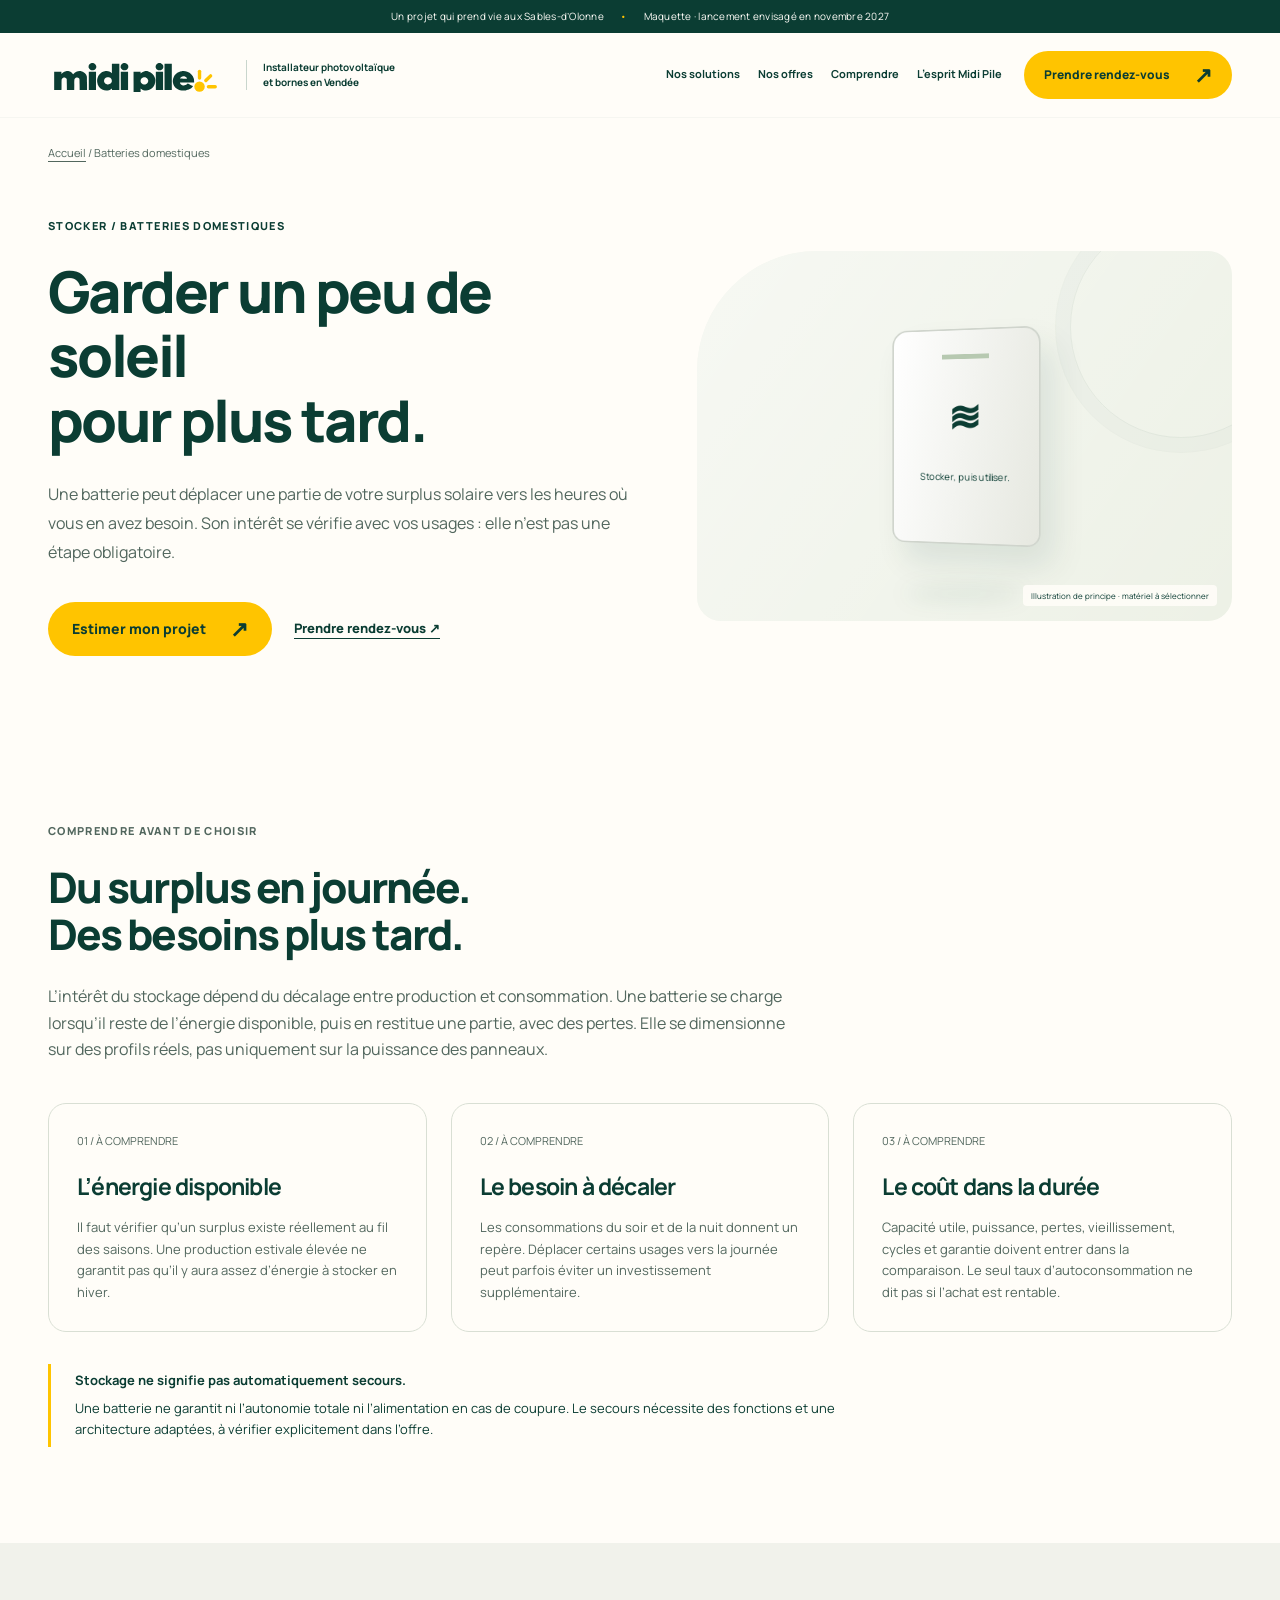
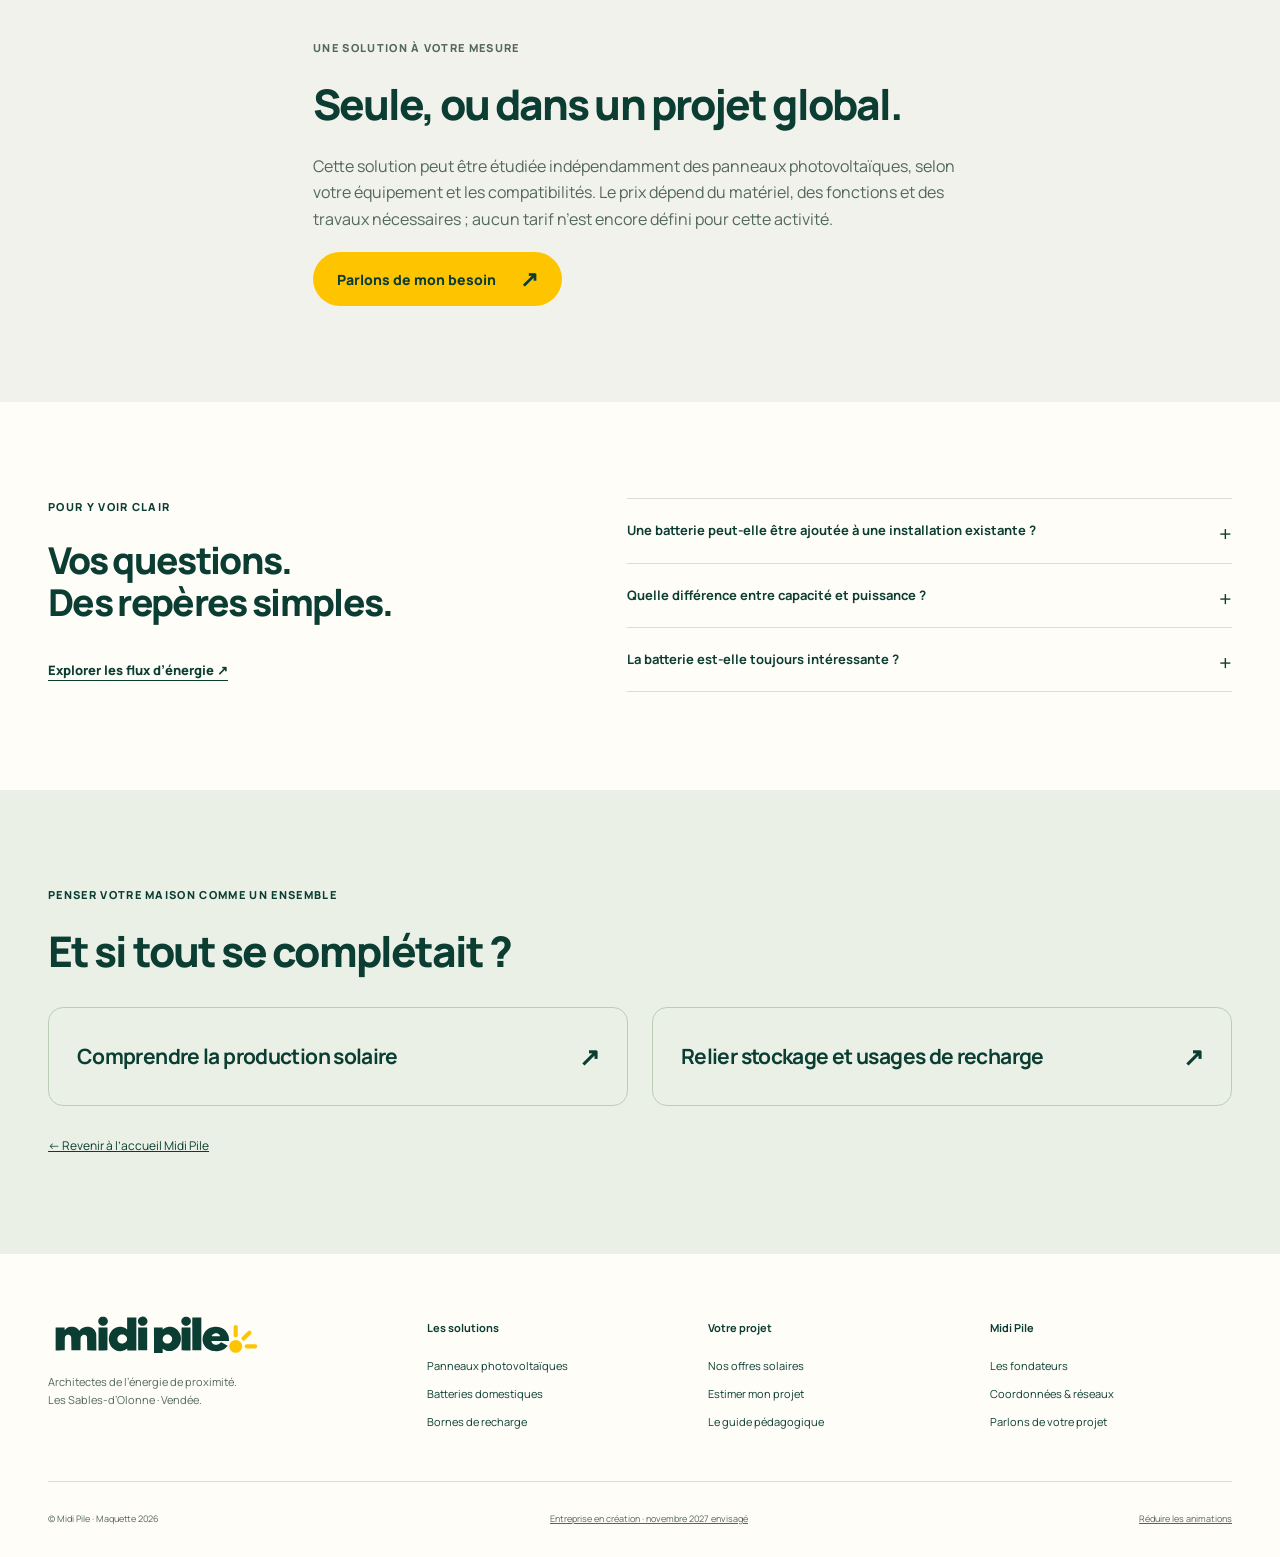
<file: batterie-solaire/index.html>
<!doctype html><html lang="fr"><head><meta charset="utf-8"><meta name="viewport" content="width=device-width,initial-scale=1"><title>Batterie solaire domestique en Vendée | Midi Pile</title><meta name="description" content="Comprendre le stockage solaire : capacité utile, surplus, usages du soir et compatibilité. Midi Pile prépare son accompagnement aux Sables-d’Olonne."><meta name="robots" content="noindex,follow"><meta name="theme-color" content="#0B3D33"><link rel="canonical" href="https://midi-pile.netlify.app/batterie-solaire/"><link rel="icon" href="/assets/favicon.svg" type="image/svg+xml"><link rel="stylesheet" href="/styles.css"><link rel="stylesheet" href="/enhancements.css"><meta property="og:title" content="Batterie solaire domestique en Vendée | Midi Pile"><meta property="og:description" content="Comprendre le stockage solaire : capacité utile, surplus, usages du soir et compatibilité. Midi Pile prépare son accompagnement aux Sables-d’Olonne."><meta property="og:type" content="website"><meta property="og:url" content="https://midi-pile.netlify.app/batterie-solaire/"><script type="application/ld+json">{"@context": "https://schema.org", "@type": "WebPage", "name": "Batterie solaire domestique en Vendée | Midi Pile", "description": "Comprendre le stockage solaire : capacité utile, surplus, usages du soir et compatibilité. Midi Pile prépare son accompagnement aux Sables-d’Olonne.", "url": "https://midi-pile.netlify.app/batterie-solaire/", "inLanguage": "fr-FR", "isPartOf": {"@type": "WebSite", "name": "Midi Pile", "url": "https://midi-pile.netlify.app/"}}</script><script src="/config.js" defer></script><script src="/enhancements.js" defer></script><link rel="stylesheet" href="/booking.css"><script src="/booking.js" defer></script><link rel="stylesheet" href="/refonte.css"></head><body class="service-page"><a class="skip" href="#main">Aller au contenu</a><div class="preview-bar">Un projet qui prend vie aux Sables-d’Olonne <span>•</span> Maquette · lancement envisagé en novembre 2027</div><header class="header"><a href="/#" class="brand" aria-label="Midi Pile, accueil"><img src="/assets/logo-wordmark.svg" alt="midi pile — L’énergie bien pensée." width="240" height="63"></a><p class="header-trade">Installateur photovoltaïque<br>et bornes en Vendée</p><nav id="navigation" aria-label="Navigation principale"><a href="/#expertises">Nos solutions</a><a href="/#offres">Nos offres</a><a href="/#comprendre">Comprendre</a><a href="/#equipe">L’esprit Midi Pile</a></nav><a class="button small booking-header" href="/#rendez-vous" data-booking>Prendre rendez-vous <span>↗</span></a><button class="menu" aria-label="Ouvrir le menu" aria-expanded="false" aria-controls="navigation">☰</button></header><main id="main"><nav class="breadcrumb container" aria-label="Fil d’Ariane"><a href="/">Accueil</a> <span aria-hidden="true"> / </span> <span aria-current="page">Batteries domestiques</span></nav><section class="service-hero container"><div><p class="eyebrow">Stocker / Batteries domestiques</p><h1>Garder un peu de soleil<br>pour plus tard.</h1><p class="lead">Une batterie peut déplacer une partie de votre surplus solaire vers les heures où vous en avez besoin. Son intérêt se vérifie avec vos usages : elle n’est pas une étape obligatoire.</p><div class="service-cta"><a class="button" href="/#simulateur">Estimer mon projet <span>↗</span></a><a class="text-link" href="/#rendez-vous" data-booking>Prendre rendez-vous ↗</a></div></div><div class="service-visual"><div class="product-art battery-art" role="img" aria-label="Illustration de principe d’une batterie domestique"><div class="battery-unit"><span></span><b>≋</b><em>Stocker, puis utiliser.</em></div><div class="product-shadow"></div></div><span class="photo-note">Illustration de principe · matériel à sélectionner</span></div></section><section class="section container"><div class="service-intro"><p class="eyebrow">Comprendre avant de choisir</p><h2>Du surplus en journée.<br>Des besoins plus tard.</h2><p>L’intérêt du stockage dépend du décalage entre production et consommation. Une batterie se charge lorsqu’il reste de l’énergie disponible, puis en restitue une partie, avec des pertes. Elle se dimensionne sur des profils réels, pas uniquement sur la puissance des panneaux.</p></div><div class="service-points"><article class="service-point"><span>01 / À COMPRENDRE</span><h3>L’énergie disponible</h3><p>Il faut vérifier qu’un surplus existe réellement au fil des saisons. Une production estivale élevée ne garantit pas qu’il y aura assez d’énergie à stocker en hiver.</p></article><article class="service-point"><span>02 / À COMPRENDRE</span><h3>Le besoin à décaler</h3><p>Les consommations du soir et de la nuit donnent un repère. Déplacer certains usages vers la journée peut parfois éviter un investissement supplémentaire.</p></article><article class="service-point"><span>03 / À COMPRENDRE</span><h3>Le coût dans la durée</h3><p>Capacité utile, puissance, pertes, vieillissement, cycles et garantie doivent entrer dans la comparaison. Le seul taux d’autoconsommation ne dit pas si l’achat est rentable.</p></article></div><aside class="service-note"><strong>Stockage ne signifie pas automatiquement secours.</strong>Une batterie ne garantit ni l’autonomie totale ni l’alimentation en cas de coupure. Le secours nécessite des fonctions et une architecture adaptées, à vérifier explicitement dans l’offre.</aside></section><section class="offers section"><div class="container service-intro"><p class="eyebrow">Une solution à votre mesure</p><h2>Seule, ou dans un projet global.</h2><p>Cette solution peut être étudiée indépendamment des panneaux photovoltaïques, selon votre équipement et les compatibilités. Le prix dépend du matériel, des fonctions et des travaux nécessaires ; aucun tarif n’est encore défini pour cette activité.</p><a href="/#contact" class="button">Parlons de mon besoin <span>↗</span></a></div></section><section class="section container faq-section"><div><p class="eyebrow">Pour y voir clair</p><h2>Vos questions.<br>Des repères simples.</h2><a class="text-link" href="/#comprendre">Explorer les flux d’énergie ↗</a></div><div class="faq"><details><summary>Une batterie peut-elle être ajoutée à une installation existante ?</summary><p>Cela peut être étudié après vérification de l’onduleur, du tableau électrique, du pilotage et des compatibilités. Le choix dépend de l’installation existante et des fonctions recherchées.</p></details><details><summary>Quelle différence entre capacité et puissance ?</summary><p>La capacité utile en kWh indique la quantité d’énergie que l’on peut mobiliser. La puissance en kW limite ce qui peut être chargé ou fourni à un instant donné. Les deux comptent pour les usages.</p></details><details><summary>La batterie est-elle toujours intéressante ?</summary><p>Non. Sans surplus à décaler ou sans besoins au bon moment, son utilité peut être limitée. Les courbes de consommation et une comparaison économique sont nécessaires avant de décider.</p></details></div></section><section class="energy-section section"><div class="container"><p class="eyebrow">Penser votre maison comme un ensemble</p><h2>Et si tout se complétait ?</h2><div class="service-related"><a href="/panneaux-solaires-vendee/">Comprendre la production solaire <span aria-hidden="true">↗</span></a><a href="/borne-recharge/">Relier stockage et usages de recharge <span aria-hidden="true">↗</span></a></div><a class="service-back" href="/">← Revenir à l’accueil Midi Pile</a></div></section></main><footer class="container"><div class="footer-top"><div><a class="brand" href="/"><img src="/assets/logo-wordmark.svg" alt="Midi Pile — L’énergie bien pensée." width="218" height="66"></a><p>Architectes de l’énergie de proximité.<br>Les Sables-d’Olonne · Vendée.</p></div><div><strong>Les solutions</strong><a href="/panneaux-solaires-vendee/">Panneaux photovoltaïques</a><a href="/batterie-solaire/">Batteries domestiques</a><a href="/borne-recharge/">Bornes de recharge</a></div><div><strong>Votre projet</strong><a href="/#offres">Nos offres solaires</a><a href="/#simulateur">Estimer mon projet</a><a href="/#guide">Le guide pédagogique</a></div><div><strong>Midi Pile</strong><a href="/#equipe">Les fondateurs</a><a href="/#localisation">Coordonnées & réseaux</a><a href="/#contact">Parlons de votre projet</a></div></div><div class="footer-bottom"><span>© Midi Pile · Maquette 2026</span><a href="/#contact">Entreprise en création · novembre 2027 envisagé</a><button id="motion-toggle" aria-pressed="false">Réduire les animations</button></div></footer></body></html>
</file>
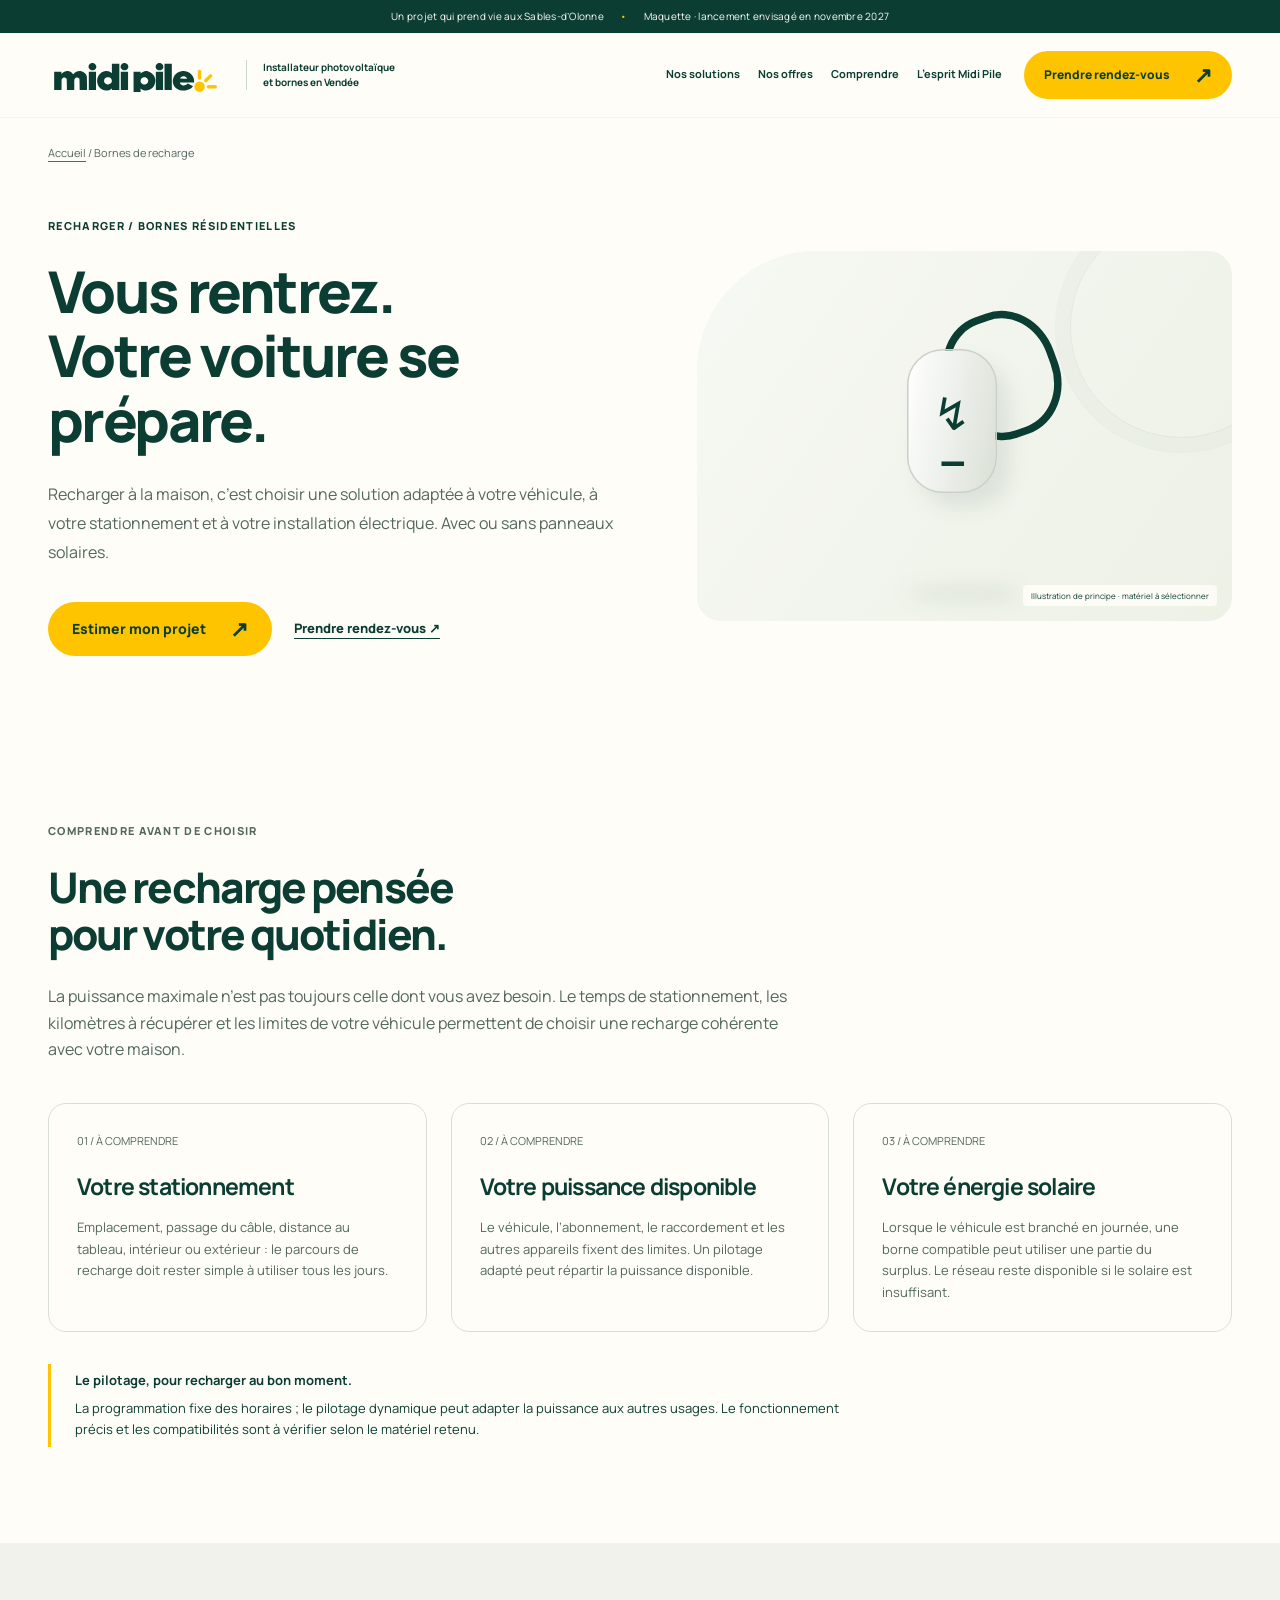
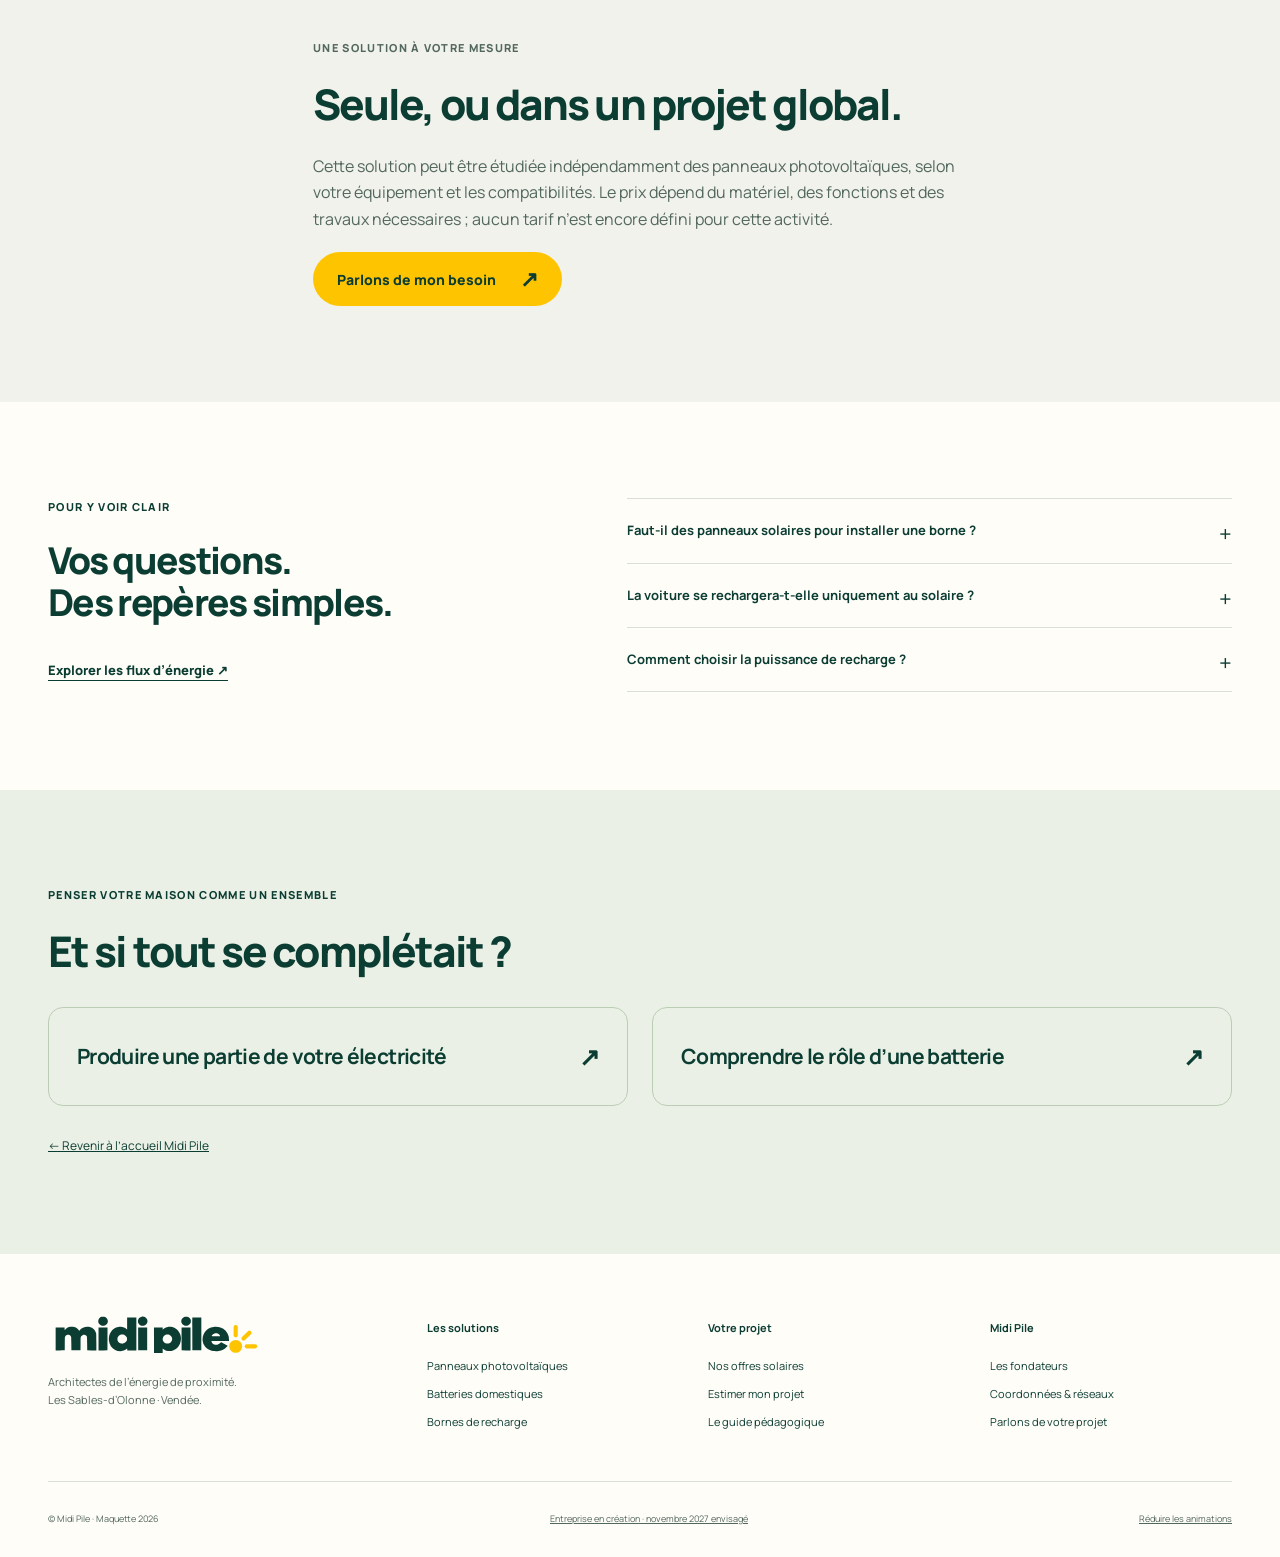
<file: borne-recharge/index.html>
<!doctype html><html lang="fr"><head><meta charset="utf-8"><meta name="viewport" content="width=device-width,initial-scale=1"><title>Borne de recharge à domicile en Vendée | Midi Pile</title><meta name="description" content="Préparer une recharge à domicile adaptée au véhicule, à la puissance électrique et aux habitudes. Avec ou sans panneaux solaires, en Vendée."><meta name="robots" content="noindex,follow"><meta name="theme-color" content="#0B3D33"><link rel="canonical" href="https://midi-pile.netlify.app/borne-recharge/"><link rel="icon" href="/assets/favicon.svg" type="image/svg+xml"><link rel="stylesheet" href="/styles.css"><link rel="stylesheet" href="/enhancements.css"><meta property="og:title" content="Borne de recharge à domicile en Vendée | Midi Pile"><meta property="og:description" content="Préparer une recharge à domicile adaptée au véhicule, à la puissance électrique et aux habitudes. Avec ou sans panneaux solaires, en Vendée."><meta property="og:type" content="website"><meta property="og:url" content="https://midi-pile.netlify.app/borne-recharge/"><script type="application/ld+json">{"@context": "https://schema.org", "@type": "WebPage", "name": "Borne de recharge à domicile en Vendée | Midi Pile", "description": "Préparer une recharge à domicile adaptée au véhicule, à la puissance électrique et aux habitudes. Avec ou sans panneaux solaires, en Vendée.", "url": "https://midi-pile.netlify.app/borne-recharge/", "inLanguage": "fr-FR", "isPartOf": {"@type": "WebSite", "name": "Midi Pile", "url": "https://midi-pile.netlify.app/"}}</script><script src="/config.js" defer></script><script src="/enhancements.js" defer></script><link rel="stylesheet" href="/booking.css"><script src="/booking.js" defer></script><link rel="stylesheet" href="/refonte.css"></head><body class="service-page"><a class="skip" href="#main">Aller au contenu</a><div class="preview-bar">Un projet qui prend vie aux Sables-d’Olonne <span>•</span> Maquette · lancement envisagé en novembre 2027</div><header class="header"><a href="/#" class="brand" aria-label="Midi Pile, accueil"><img src="/assets/logo-wordmark.svg" alt="midi pile — L’énergie bien pensée." width="240" height="63"></a><p class="header-trade">Installateur photovoltaïque<br>et bornes en Vendée</p><nav id="navigation" aria-label="Navigation principale"><a href="/#expertises">Nos solutions</a><a href="/#offres">Nos offres</a><a href="/#comprendre">Comprendre</a><a href="/#equipe">L’esprit Midi Pile</a></nav><a class="button small booking-header" href="/#rendez-vous" data-booking>Prendre rendez-vous <span>↗</span></a><button class="menu" aria-label="Ouvrir le menu" aria-expanded="false" aria-controls="navigation">☰</button></header><main id="main"><nav class="breadcrumb container" aria-label="Fil d’Ariane"><a href="/">Accueil</a> <span aria-hidden="true"> / </span> <span aria-current="page">Bornes de recharge</span></nav><section class="service-hero container"><div><p class="eyebrow">Recharger / Bornes résidentielles</p><h1>Vous rentrez.<br>Votre voiture se prépare.</h1><p class="lead">Recharger à la maison, c’est choisir une solution adaptée à votre véhicule, à votre stationnement et à votre installation électrique. Avec ou sans panneaux solaires.</p><div class="service-cta"><a class="button" href="/#simulateur">Estimer mon projet <span>↗</span></a><a class="text-link" href="/#rendez-vous" data-booking>Prendre rendez-vous ↗</a></div></div><div class="service-visual"><div class="product-art charger-art" role="img" aria-label="Illustration de principe d’une borne de recharge domestique"><div class="charger-unit"><span>↯</span><i></i></div><div class="cable"></div><div class="product-shadow"></div></div><span class="photo-note">Illustration de principe · matériel à sélectionner</span></div></section><section class="section container"><div class="service-intro"><p class="eyebrow">Comprendre avant de choisir</p><h2>Une recharge pensée<br>pour votre quotidien.</h2><p>La puissance maximale n’est pas toujours celle dont vous avez besoin. Le temps de stationnement, les kilomètres à récupérer et les limites de votre véhicule permettent de choisir une recharge cohérente avec votre maison.</p></div><div class="service-points"><article class="service-point"><span>01 / À COMPRENDRE</span><h3>Votre stationnement</h3><p>Emplacement, passage du câble, distance au tableau, intérieur ou extérieur : le parcours de recharge doit rester simple à utiliser tous les jours.</p></article><article class="service-point"><span>02 / À COMPRENDRE</span><h3>Votre puissance disponible</h3><p>Le véhicule, l’abonnement, le raccordement et les autres appareils fixent des limites. Un pilotage adapté peut répartir la puissance disponible.</p></article><article class="service-point"><span>03 / À COMPRENDRE</span><h3>Votre énergie solaire</h3><p>Lorsque le véhicule est branché en journée, une borne compatible peut utiliser une partie du surplus. Le réseau reste disponible si le solaire est insuffisant.</p></article></div><aside class="service-note"><strong>Le pilotage, pour recharger au bon moment.</strong>La programmation fixe des horaires ; le pilotage dynamique peut adapter la puissance aux autres usages. Le fonctionnement précis et les compatibilités sont à vérifier selon le matériel retenu.</aside></section><section class="offers section"><div class="container service-intro"><p class="eyebrow">Une solution à votre mesure</p><h2>Seule, ou dans un projet global.</h2><p>Cette solution peut être étudiée indépendamment des panneaux photovoltaïques, selon votre équipement et les compatibilités. Le prix dépend du matériel, des fonctions et des travaux nécessaires ; aucun tarif n’est encore défini pour cette activité.</p><a href="/#contact" class="button">Parlons de mon besoin <span>↗</span></a></div></section><section class="section container faq-section"><div><p class="eyebrow">Pour y voir clair</p><h2>Vos questions.<br>Des repères simples.</h2><a class="text-link" href="/#comprendre">Explorer les flux d’énergie ↗</a></div><div class="faq"><details><summary>Faut-il des panneaux solaires pour installer une borne ?</summary><p>Non. Une borne peut être étudiée seule et alimentée par le réseau. L’installation électrique, les protections et les conditions de pose doivent être vérifiées.</p></details><details><summary>La voiture se rechargera-t-elle uniquement au solaire ?</summary><p>Pas nécessairement. Cela dépend de sa présence en journée, du surplus disponible et des fonctions de pilotage. En cas de manque de production, le réseau peut compléter selon les réglages.</p></details><details><summary>Comment choisir la puissance de recharge ?</summary><p>On part de l’énergie à récupérer et du temps disponible, puis on vérifie les limites du véhicule et de l’installation. Une étude précise les protections, le câblage et le pilotage nécessaires.</p></details></div></section><section class="energy-section section"><div class="container"><p class="eyebrow">Penser votre maison comme un ensemble</p><h2>Et si tout se complétait ?</h2><div class="service-related"><a href="/panneaux-solaires-vendee/">Produire une partie de votre électricité <span aria-hidden="true">↗</span></a><a href="/batterie-solaire/">Comprendre le rôle d’une batterie <span aria-hidden="true">↗</span></a></div><a class="service-back" href="/">← Revenir à l’accueil Midi Pile</a></div></section></main><footer class="container"><div class="footer-top"><div><a class="brand" href="/"><img src="/assets/logo-wordmark.svg" alt="Midi Pile — L’énergie bien pensée." width="218" height="66"></a><p>Architectes de l’énergie de proximité.<br>Les Sables-d’Olonne · Vendée.</p></div><div><strong>Les solutions</strong><a href="/panneaux-solaires-vendee/">Panneaux photovoltaïques</a><a href="/batterie-solaire/">Batteries domestiques</a><a href="/borne-recharge/">Bornes de recharge</a></div><div><strong>Votre projet</strong><a href="/#offres">Nos offres solaires</a><a href="/#simulateur">Estimer mon projet</a><a href="/#guide">Le guide pédagogique</a></div><div><strong>Midi Pile</strong><a href="/#equipe">Les fondateurs</a><a href="/#localisation">Coordonnées & réseaux</a><a href="/#contact">Parlons de votre projet</a></div></div><div class="footer-bottom"><span>© Midi Pile · Maquette 2026</span><a href="/#contact">Entreprise en création · novembre 2027 envisagé</a><button id="motion-toggle" aria-pressed="false">Réduire les animations</button></div></footer></body></html>
</file>
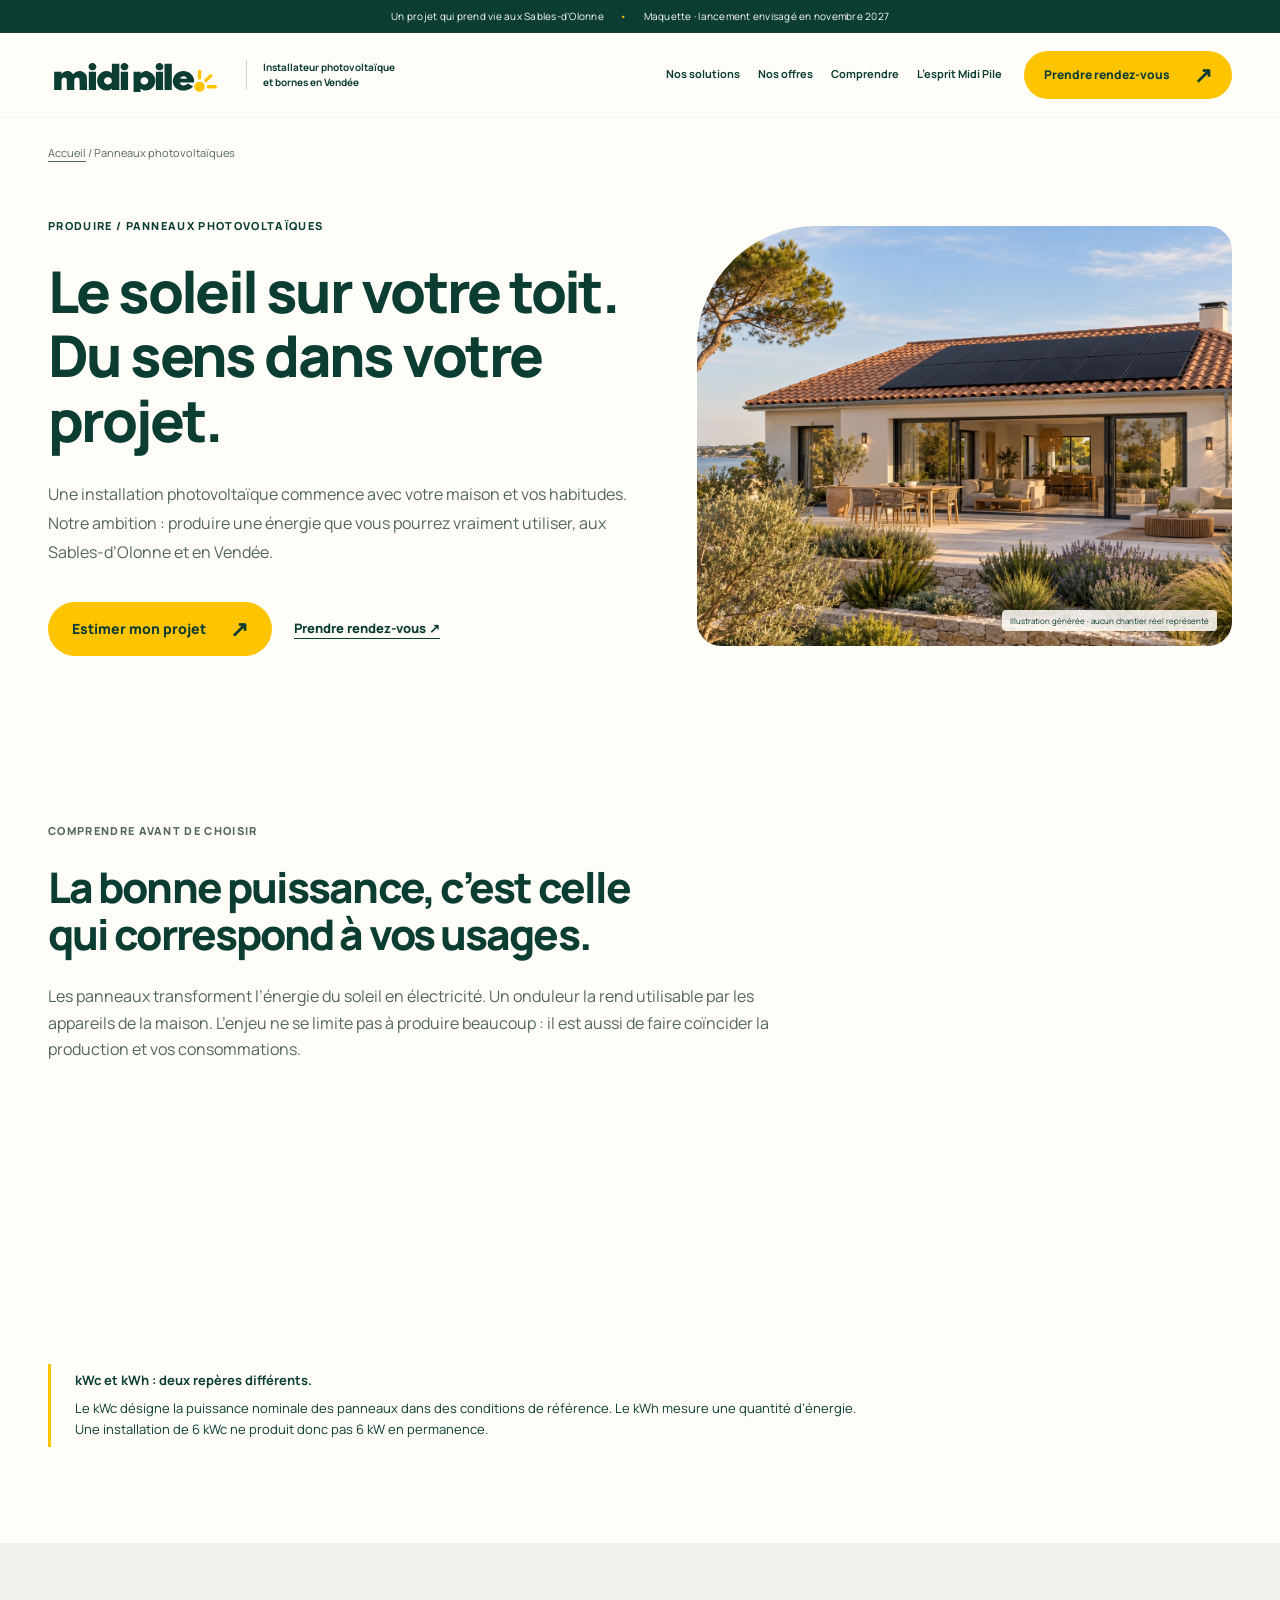
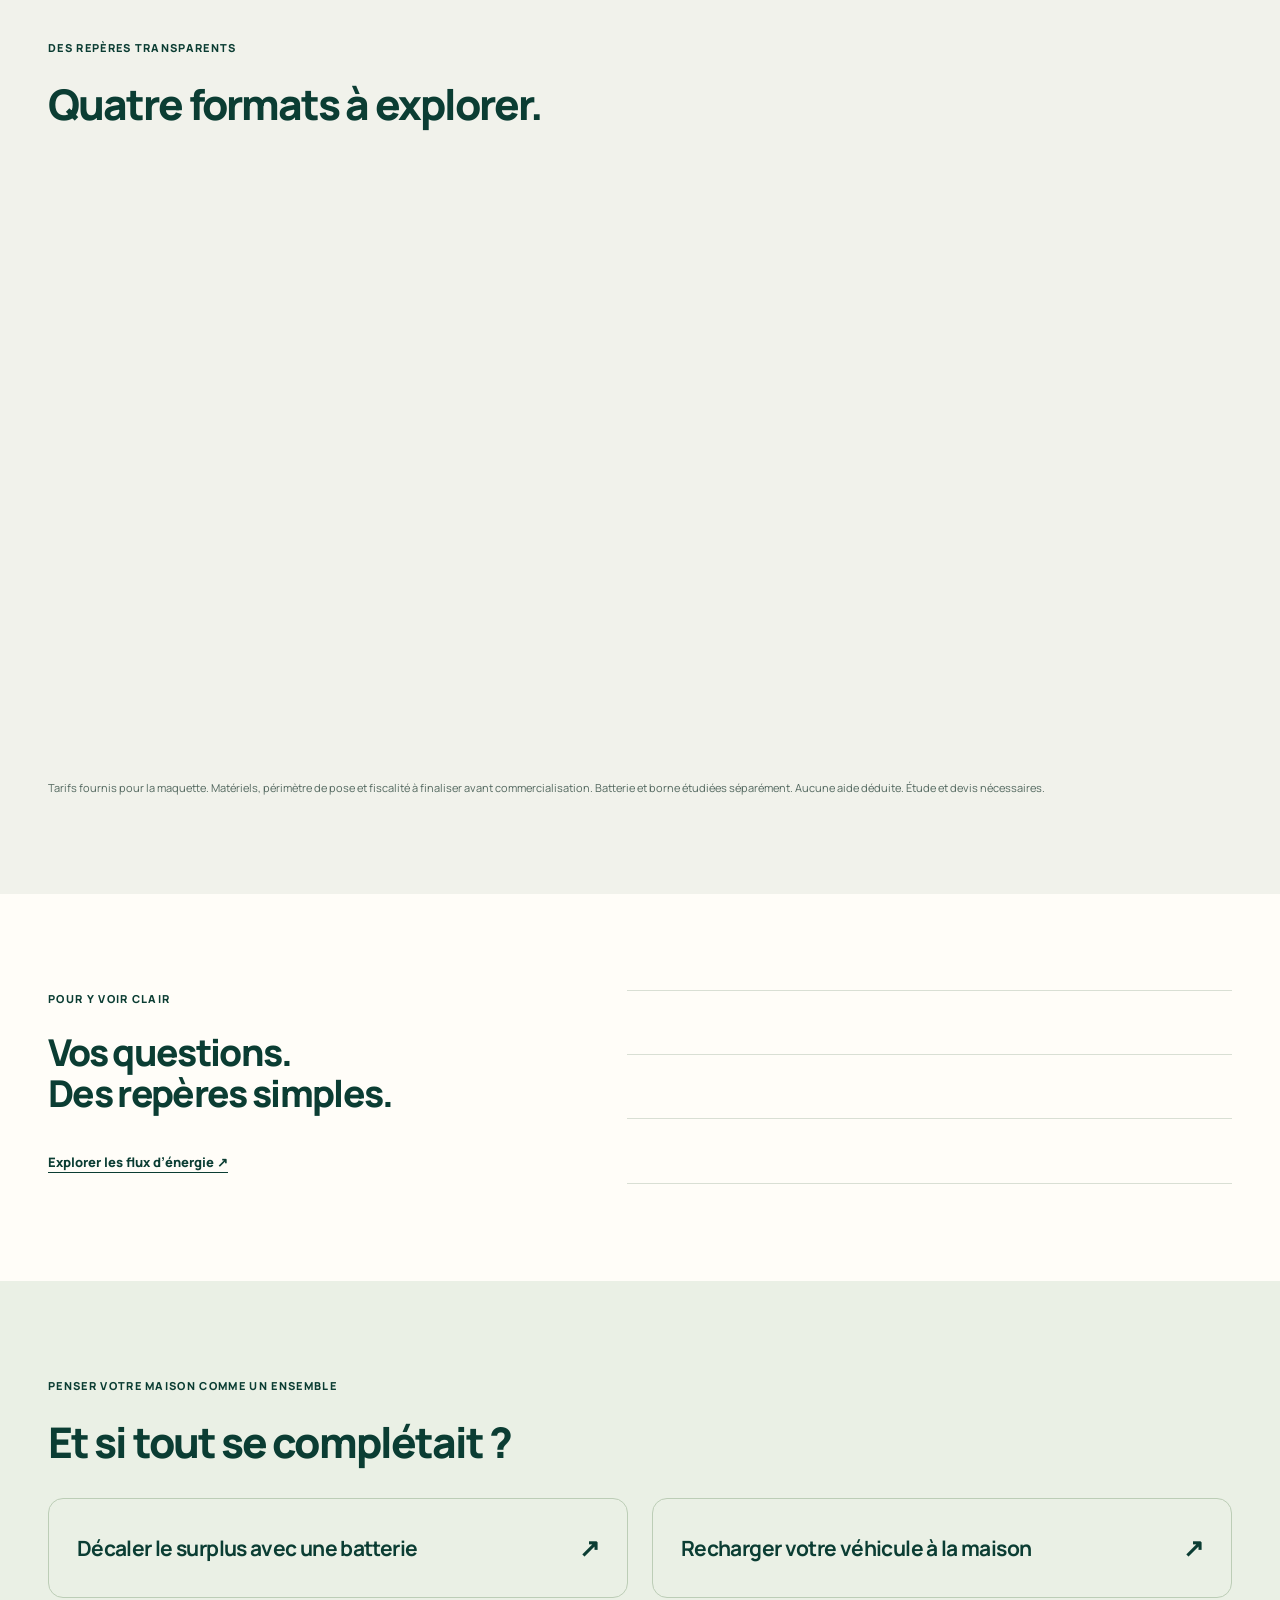
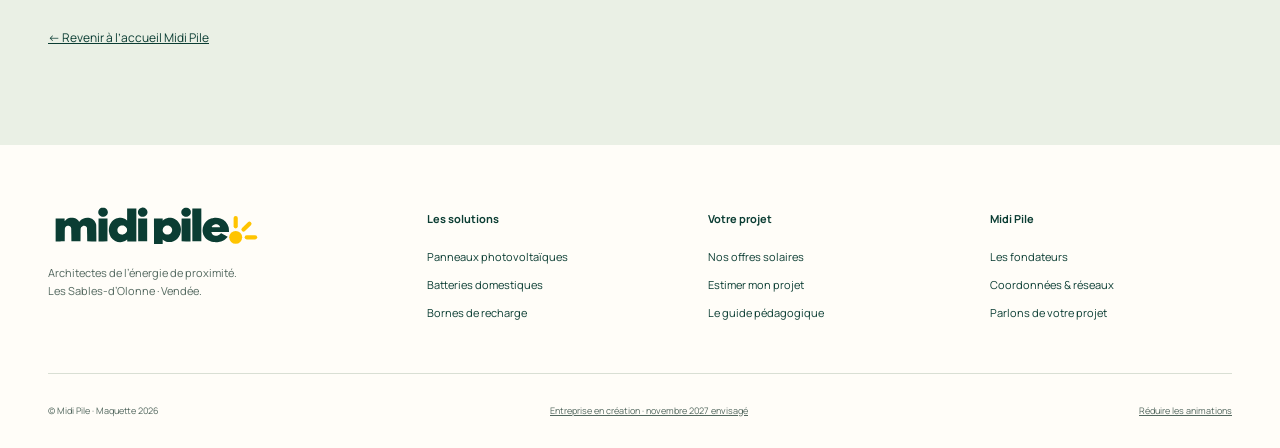
<file: panneaux-solaires-vendee/index.html>
<!doctype html><html lang="fr"><head><meta charset="utf-8"><meta name="viewport" content="width=device-width,initial-scale=1"><title>Panneaux solaires en Vendée et aux Sables-d’Olonne | Midi Pile</title><meta name="description" content="Comprendre votre projet photovoltaïque en Vendée : autoconsommation, toiture et offres Midi Pile de 2, 3, 6 ou 9 kWc. Maquette du futur accompagnement local."><meta name="robots" content="noindex,follow"><meta name="theme-color" content="#0B3D33"><link rel="canonical" href="https://midi-pile.netlify.app/panneaux-solaires-vendee/"><link rel="icon" href="/assets/favicon.svg" type="image/svg+xml"><link rel="stylesheet" href="/styles.css"><link rel="stylesheet" href="/enhancements.css"><meta property="og:title" content="Panneaux solaires en Vendée et aux Sables-d’Olonne | Midi Pile"><meta property="og:description" content="Comprendre votre projet photovoltaïque en Vendée : autoconsommation, toiture et offres Midi Pile de 2, 3, 6 ou 9 kWc. Maquette du futur accompagnement local."><meta property="og:type" content="website"><meta property="og:url" content="https://midi-pile.netlify.app/panneaux-solaires-vendee/"><script type="application/ld+json">{"@context": "https://schema.org", "@type": "WebPage", "name": "Panneaux solaires en Vendée et aux Sables-d’Olonne | Midi Pile", "description": "Comprendre votre projet photovoltaïque en Vendée : autoconsommation, toiture et offres Midi Pile de 2, 3, 6 ou 9 kWc. Maquette du futur accompagnement local.", "url": "https://midi-pile.netlify.app/panneaux-solaires-vendee/", "inLanguage": "fr-FR", "isPartOf": {"@type": "WebSite", "name": "Midi Pile", "url": "https://midi-pile.netlify.app/"}}</script><script src="/config.js" defer></script><script src="/enhancements.js" defer></script><link rel="stylesheet" href="/booking.css"><script src="/booking.js" defer></script><link rel="stylesheet" href="/refonte.css"></head><body class="service-page"><a class="skip" href="#main">Aller au contenu</a><div class="preview-bar">Un projet qui prend vie aux Sables-d’Olonne <span>•</span> Maquette · lancement envisagé en novembre 2027</div><header class="header"><a href="/#" class="brand" aria-label="Midi Pile, accueil"><img src="/assets/logo-wordmark.svg" alt="midi pile — L’énergie bien pensée." width="240" height="63"></a><p class="header-trade">Installateur photovoltaïque<br>et bornes en Vendée</p><nav id="navigation" aria-label="Navigation principale"><a href="/#expertises">Nos solutions</a><a href="/#offres">Nos offres</a><a href="/#comprendre">Comprendre</a><a href="/#equipe">L’esprit Midi Pile</a></nav><a class="button small booking-header" href="/#rendez-vous" data-booking>Prendre rendez-vous <span>↗</span></a><button class="menu" aria-label="Ouvrir le menu" aria-expanded="false" aria-controls="navigation">☰</button></header><main id="main"><nav class="breadcrumb container" aria-label="Fil d’Ariane"><a href="/">Accueil</a> <span aria-hidden="true"> / </span> <span aria-current="page">Panneaux photovoltaïques</span></nav><section class="service-hero container"><div><p class="eyebrow">Produire / Panneaux photovoltaïques</p><h1>Le soleil sur votre toit.<br>Du sens dans votre projet.</h1><p class="lead">Une installation photovoltaïque commence avec votre maison et vos habitudes. Notre ambition : produire une énergie que vous pourrez vraiment utiliser, aux Sables-d’Olonne et en Vendée.</p><div class="service-cta"><a class="button" href="/#simulateur">Estimer mon projet <span>↗</span></a><a class="text-link" href="/#rendez-vous" data-booking>Prendre rendez-vous ↗</a></div></div><div class="service-visual"><img src="/assets/maison.jpg" alt="Maison équipée de panneaux solaires, illustration générée pour la maquette" width="900" height="700" fetchpriority="high"><span class="photo-note">Illustration générée · aucun chantier réel représenté</span></div></section><section class="section container"><div class="service-intro"><p class="eyebrow">Comprendre avant de choisir</p><h2>La bonne puissance, c’est celle<br>qui correspond à vos usages.</h2><p>Les panneaux transforment l’énergie du soleil en électricité. Un onduleur la rend utilisable par les appareils de la maison. L’enjeu ne se limite pas à produire beaucoup : il est aussi de faire coïncider la production et vos consommations.</p></div><div class="service-points"><article class="service-point"><span>01 / À COMPRENDRE</span><h3>Vos moments de vie</h3><p>Un chauffe-eau piloté, une maison occupée en journée ou un véhicule branché au bon moment peuvent changer la part d’électricité solaire utilisée directement.</p></article><article class="service-point"><span>02 / À COMPRENDRE</span><h3>Votre toiture</h3><p>Surface, orientation, pente, état et ombrages sont étudiés ensemble. Une grande toiture ne justifie pas à elle seule une installation plus puissante.</p></article><article class="service-point"><span>03 / À COMPRENDRE</span><h3>Votre équilibre</h3><p>Quand la production ne suffit pas, le réseau complète. Le surplus peut être stocké ou injecté, selon les équipements et les conditions de raccordement et de contrat.</p></article></div><aside class="service-note"><strong>kWc et kWh : deux repères différents.</strong>Le kWc désigne la puissance nominale des panneaux dans des conditions de référence. Le kWh mesure une quantité d’énergie. Une installation de 6 kWc ne produit donc pas 6 kW en permanence.</aside></section><section class="offers section"><div class="container"><p class="eyebrow">Des repères transparents</p><h2>Quatre formats à explorer.</h2><div class="service-prices"><article class="service-price"><h3>Midi Pile 2</h3><span>2 kWc · à partir de</span><strong><span data-price="2">4 950</span> € <small>TTC</small></strong><p>Montant de travail · conditions à confirmer.</p><a class="button" href="/?offre=2#simulateur">Estimer ce projet ↗</a></article><article class="service-price"><h3>Midi Pile 3</h3><span>3 kWc · à partir de</span><strong><span data-price="3">6 990</span> € <small>TTC</small></strong><p>Montant de travail · configuration et conditions à confirmer.</p><a class="button" href="/?offre=3#simulateur">Estimer ce projet <span>↗</span></a></article><article class="service-price"><h3>Midi Pile 6</h3><span>6 kWc · à partir de</span><strong><span data-price="6">8 990</span> € <small>TTC</small></strong><p>Montant de travail · configuration et conditions à confirmer.</p><a class="button" href="/?offre=6#simulateur">Estimer ce projet <span>↗</span></a></article><article class="service-price"><h3>Midi Pile 9</h3><span>9 kWc · à partir de</span><strong><span data-price="9">10 990</span> € <small>TTC</small></strong><p>Montant de travail · configuration et conditions à confirmer.</p><a class="button" href="/?offre=9#simulateur">Estimer ce projet <span>↗</span></a></article></div><p class="caption">Tarifs fournis pour la maquette. Matériels, périmètre de pose et fiscalité à finaliser avant commercialisation. Batterie et borne étudiées séparément. Aucune aide déduite. Étude et devis nécessaires.</p></div></section><section class="section container faq-section"><div><p class="eyebrow">Pour y voir clair</p><h2>Vos questions.<br>Des repères simples.</h2><a class="text-link" href="/#comprendre">Explorer les flux d’énergie ↗</a></div><div class="faq"><details><summary>Que prévoit le prix affiché ?</summary><p>Les montants sont des prix de travail TTC fournis pour cette maquette. Le choix des matériels, la fixation, les protections, le suivi, les travaux de pose, le raccordement et le traitement fiscal doivent être précisés dans la configuration et le devis avant commercialisation. Aucune aide n’est déduite.</p></details><details><summary>2, 3, 6 ou 9 kWc : comment choisir ?</summary><p>La consommation annuelle donne un premier repère. Les horaires de consommation, les ombres, la toiture et les projets futurs sont tout aussi importants. Notre simulateur donne une piste pédagogique ; une étude détaillée doit la confirmer.</p></details><details><summary>Puis-je ajouter une batterie plus tard ?</summary><p>Cela dépend de l’architecture retenue, de l’onduleur et des compatibilités. Anticiper cette possibilité au départ permet de comparer les contraintes et les coûts avant de choisir.</p></details></div></section><section class="energy-section section"><div class="container"><p class="eyebrow">Penser votre maison comme un ensemble</p><h2>Et si tout se complétait ?</h2><div class="service-related"><a href="/batterie-solaire/">Décaler le surplus avec une batterie <span aria-hidden="true">↗</span></a><a href="/borne-recharge/">Recharger votre véhicule à la maison <span aria-hidden="true">↗</span></a></div><a class="service-back" href="/">← Revenir à l’accueil Midi Pile</a></div></section></main><footer class="container"><div class="footer-top"><div><a class="brand" href="/"><img src="/assets/logo-wordmark.svg" alt="Midi Pile — L’énergie bien pensée." width="218" height="66"></a><p>Architectes de l’énergie de proximité.<br>Les Sables-d’Olonne · Vendée.</p></div><div><strong>Les solutions</strong><a href="/panneaux-solaires-vendee/">Panneaux photovoltaïques</a><a href="/batterie-solaire/">Batteries domestiques</a><a href="/borne-recharge/">Bornes de recharge</a></div><div><strong>Votre projet</strong><a href="/#offres">Nos offres solaires</a><a href="/#simulateur">Estimer mon projet</a><a href="/#guide">Le guide pédagogique</a></div><div><strong>Midi Pile</strong><a href="/#equipe">Les fondateurs</a><a href="/#localisation">Coordonnées & réseaux</a><a href="/#contact">Parlons de votre projet</a></div></div><div class="footer-bottom"><span>© Midi Pile · Maquette 2026</span><a href="/#contact">Entreprise en création · novembre 2027 envisagé</a><button id="motion-toggle" aria-pressed="false">Réduire les animations</button></div></footer></body></html>
</file>
<file: styles.css>
@font-face{font-family:Manrope;src:url('assets/Manrope-Variable.woff2') format('woff2');font-weight:200 800;font-style:normal;font-display:swap}
:root{--forest:#0b3d33;--yellow:#ffc400;--ivory:#fffdf8;--sage:#b7c9b1;--muted:#52675e;--line:#d9dfd4;--pale:#f0f2e9;--radius:24px}*{box-sizing:border-box}html{scroll-behavior:smooth;scroll-padding-top:110px}body{margin:0;color:var(--forest);background:var(--ivory);font:16px/1.65 Manrope,Arial,sans-serif}button,input,select,textarea{font:inherit;color:inherit}button,a{-webkit-tap-highlight-color:transparent}button{cursor:pointer}a{color:inherit}button{border:0}button:disabled{cursor:default}img{max-width:100%;display:block}h1,h2,h3,h4,p{margin:0}p{margin-bottom:20px}h1,h2,h3{line-height:1.12;letter-spacing:-.045em}h1{font-size:clamp(44px,4.7vw,68px);font-weight:800}h2{font-size:clamp(34px,3.3vw,46px);font-weight:800}h3{font-size:26px;letter-spacing:-.035em}h4{font-size:24px;line-height:1.2}p:last-child{margin-bottom:0}button,a,input,select,textarea,summary{outline-offset:5px}:focus-visible{outline:3px solid #b47e00}::selection{background:var(--yellow);color:var(--forest)}[hidden]{display:none!important}.container{max-width:1296px;padding-left:48px;padding-right:48px;margin:auto}.section{padding-top:96px;padding-bottom:96px;scroll-margin-top:0}.eyebrow{font-size:11px;font-weight:800;letter-spacing:.12em;text-transform:uppercase;margin-bottom:24px;display:flex;align-items:center;gap:10px}.dot{display:inline-block;width:7px;height:7px;flex:none;background:var(--yellow);border-radius:50%}.lead{font-size:17px;line-height:1.8;color:var(--muted)}.button{display:inline-flex;align-items:center;justify-content:center;gap:24px;text-decoration:none;background:var(--yellow);border-radius:100px;padding:16px 24px;font-size:14px;font-weight:800;min-height:54px;transition:transform .2s,box-shadow .2s;line-height:1.5}.button span{font-size:22px;line-height:1}.button:hover{transform:translateY(-3px);box-shadow:0 7px 18px #0b3d3314}.button.small{padding:12px 20px;min-height:48px;font-size:12px}.button.outline{background:transparent;border:1px solid var(--forest)}.text-link{background:none;padding:12px 0;display:inline-flex;align-items:center;gap:16px;font-size:13px;font-weight:800;text-underline-offset:5px;text-decoration:underline}.caption{font-size:11px;color:var(--muted);line-height:1.65;margin-top:16px}.skip{position:fixed;top:-80px;z-index:100;background:var(--yellow);padding:14px}.skip:focus{top:0}.preview-bar{text-align:center;background:var(--forest);color:var(--ivory);font-size:10px;letter-spacing:.025em;padding:8px 20px}.preview-bar span{color:var(--yellow);margin:0 14px}.header{max-width:1440px;margin:auto;display:flex;align-items:center;gap:32px;padding:18px 48px;position:sticky;top:0;z-index:20;background:#fffdf8f5;backdrop-filter:blur(12px);border-bottom:1px solid #0b3d3309}.brand{display:block;flex-shrink:0}.brand img{width:224px;height:auto}.header nav{display:flex;gap:27px;margin-left:auto;align-items:center}.header nav a{font-size:12px;font-weight:700;text-decoration:none;white-space:nowrap}.header nav a:hover{text-decoration:underline;text-underline-offset:5px}.menu{display:none;background:none;font-size:25px;padding:8px;min-width:48px;min-height:48px}.hero{display:grid;grid-template-columns:1.03fr 1fr;gap:45px;padding-top:48px;padding-bottom:56px;align-items:center}.hero-copy{padding-top:6px}.hero .eyebrow{font-size:10px;letter-spacing:.08em;margin-bottom:22px}.hero h1{margin-bottom:26px}.underline{position:relative;display:inline-block;isolation:isolate}.underline:after{content:'';height:10px;background:var(--yellow);position:absolute;bottom:3px;left:0;right:0;z-index:-1;border-radius:100%;transform:rotate(-2deg)}.hero .lead{max-width:475px;font-size:15px;margin-bottom:25px}.hero-actions{display:flex;align-items:center;gap:26px}.hero-services{display:flex;gap:18px;border-top:1px solid var(--line);padding-top:25px;margin-top:32px}.hero-services span{font-size:10px;font-weight:700;display:flex;align-items:center;gap:6px;white-space:nowrap}i[data-icon]{display:inline-flex;width:24px;height:24px;flex:none}i[data-icon] svg{width:100%;height:100%}.hero-services i{width:20px;height:20px}.hero-art{position:relative;height:560px;padding:0 20px 26px 0}.hero-photo{width:100%;height:100%;object-fit:cover;border-radius:160px 24px 24px 24px;position:relative;z-index:1}.halo{width:270px;height:270px;border:1px solid var(--yellow);border-radius:50%;position:absolute;right:-13px;top:-25px;box-shadow:0 0 0 12px var(--ivory),0 0 0 13px var(--yellow),0 0 0 25px var(--ivory),0 0 0 26px var(--yellow)}.floating-note{position:absolute;bottom:0;left:-28px;z-index:2;background:var(--ivory);padding:17px 24px;border-radius:16px;box-shadow:0 10px 45px #0b3d3314;display:flex;align-items:center;gap:15px}.floating-note strong{font-size:13px;display:block}.floating-note span:not(.sun-icon){font-size:10px;display:block;color:var(--muted)}.sun-icon{font-size:39px;color:var(--forest);line-height:1}.vertical-note{writing-mode:vertical-rl;position:absolute;right:-1px;bottom:35px;font-size:9px;letter-spacing:.16em;font-weight:700}.photo-note{position:absolute;z-index:2;bottom:46px;right:35px;font-size:8px;background:#fffdf8dc;border-radius:4px;padding:4px 8px}.values-strip{border-top:1px solid var(--line);border-bottom:1px solid var(--line)}.values-strip .container{display:flex;justify-content:space-between;align-items:center;padding-top:22px;padding-bottom:22px;font-size:11px;font-weight:600}.values-strip span:before{content:'✓';margin-right:10px}.values-strip a{font-size:10px;text-underline-offset:4px}.section-heading{display:flex;justify-content:space-between;gap:40px;align-items:flex-end;margin-bottom:40px}.section-heading>p,.section-heading>div>p:not(.eyebrow){color:var(--muted);font-size:14px;line-height:1.8;margin-bottom:0}.section-heading .eyebrow{margin-bottom:18px}.expertise-grid{display:grid;grid-template-columns:1.36fr 1fr 1fr;gap:20px}.expertise{border-radius:var(--radius);overflow:hidden;position:relative;min-height:448px;background:var(--pale)}.expertise.producing>img{width:100%;height:100%;object-fit:cover;position:absolute;transition:transform .8s}.producing:after{content:'';position:absolute;inset:0;background:linear-gradient(transparent 15%,#06271fdd)}.expertise-caption{position:relative;z-index:1;padding:26px}.producing .expertise-caption{position:absolute;bottom:0;color:var(--ivory);padding:32px}.expertise .tag{font-size:9px;font-weight:800;letter-spacing:.13em;display:block;margin-bottom:13px}.expertise h3{font-size:26px;margin-bottom:14px}.expertise p{font-size:12px;line-height:1.8;max-width:280px;padding-right:10px;margin-bottom:0}.producing p{max-width:290px}.round-link{display:flex;width:42px;height:42px;align-items:center;justify-content:center;background:var(--ivory);color:var(--forest);border:1px solid #0b3d3325;border-radius:50%;font-size:23px;text-decoration:none;margin-top:20px;transition:transform .2s}.round-link:hover{transform:rotate(45deg)}.producing .round-link{background:var(--yellow);border:0}.expertise:hover>img{transform:scale(1.03)}.storing{background:#ecede4}.charging{background:#e2e9df}.product-art{height:195px;position:relative;overflow:hidden;display:flex;align-items:center;justify-content:center;background:linear-gradient(125deg,#ffffff88,transparent);border-bottom:1px solid #0b3d3306}.product-art:after{content:'';position:absolute;width:220px;height:220px;border:1px solid #0b3d3310;border-radius:50%;top:-35px;right:-60px;box-shadow:0 0 0 14px #ffffff15,0 0 0 15px #0b3d3308}.battery-unit{width:95px;height:135px;background:linear-gradient(100deg,#fff,#e6e8e0);border-radius:10px 10px 8px 8px;border:1px solid #cfd4cc;box-shadow:8px 12px 20px #0b3d3319;transform:perspective(400px) rotateY(-13deg);z-index:1;padding:15px;text-align:center}.battery-unit span{display:block;width:30px;height:3px;background:var(--sage);margin:0 auto 15px}.battery-unit b{font-size:25px}.battery-unit em{display:block;font-size:6px;font-style:normal;margin-top:14px}.product-shadow{position:absolute;bottom:20px;width:120px;height:15px;background:#0b3d3314;filter:blur(10px);border-radius:50%}.charger-unit{width:60px;height:96px;background:linear-gradient(100deg,#fff,#dae0d6);border-radius:24px;border:1px solid #cbd0c7;box-shadow:8px 9px 15px #0b3d3318;z-index:2;display:flex;align-items:center;flex-direction:column;justify-content:center;transform:translate(-8px,-10px)}.charger-unit span{font-size:30px}.charger-unit i{width:15px;height:3px;background:var(--forest);margin-top:8px}.cable{width:76px;height:85px;border:5px solid var(--forest);border-radius:45%;position:absolute;left:50%;top:82px;transform:rotate(-20deg)}.offers{background:#f1f2eb}.offer-grid{display:grid;grid-template-columns:repeat(3,1fr);gap:22px}.offer{border:1px solid #cfd8ca;border-radius:24px;background:var(--ivory);padding:28px;transition:transform .25s,box-shadow .25s;position:relative;display:flex;flex-direction:column}.offer:hover{transform:translateY(-6px);box-shadow:0 18px 40px #0b3d330d}.offer.featured{background:var(--forest);color:var(--ivory);border-color:var(--forest)}.offer-top{display:flex;align-items:center;justify-content:space-between;font-size:12px;font-weight:800}.offer-top .offer-dot{height:9px;width:9px;background:var(--yellow);border-radius:50%}.offer-power{font-size:53px;line-height:1.2;letter-spacing:-.06em;font-weight:800;margin-top:22px}.offer-power small{font-size:20px;font-weight:500;letter-spacing:-.03em}.offer-visual{height:88px;margin:20px 0}.offer-visual svg{width:100%;height:100%}.offer-description{font-size:12px;line-height:1.8;min-height:66px;opacity:.9}.offer ul{list-style:none;margin:0 0 22px;padding:0;font-size:11px;line-height:1.9}.offer li:before{content:'✓';margin-right:9px}.offer-price{margin-top:auto;border-top:1px solid #0b3d3325;padding-top:19px;margin-bottom:20px}.featured .offer-price{border-color:#fffdf833}.offer-price span{font-size:11px;display:block}.offer-price strong{display:block;font-size:21px;margin-top:3px}.offer-price small{font-size:10px;opacity:.75}.offer .button{width:100%;font-size:12px;padding:13px 16px;justify-content:space-between}.offer:not(.featured) .button{background:transparent;border:1px solid #0b3d3355}.options{display:flex;align-items:center;gap:20px;border-top:1px solid #cfd8ca;margin-top:30px;padding-top:25px}.options>span{font-size:12px;font-weight:700;margin-right:auto}.options button{display:flex;gap:12px;align-items:center;border:1px solid #cad4c5;border-radius:99px;background:none;padding:12px 20px;font-size:12px;font-weight:700;min-height:50px}.options button:hover{background:var(--sage)}.options b{font-size:22px;margin-left:15px}.option-caption{text-align:right}.simulator-section{display:grid;grid-template-columns:.9fr 1.1fr;gap:90px;align-items:start}.sim-intro{padding-top:22px}.sim-intro h2{margin-bottom:24px}.sim-intro .lead{font-size:15px;max-width:370px}.plain-checks{list-style:none;padding:0;margin:28px 0;line-height:2.2;font-size:13px}.plain-checks li:before{content:'✓';margin-right:12px}.little-note{display:flex;gap:14px;padding:24px 0;border-top:1px solid var(--line);margin-top:35px}.little-note p{font-size:11px;line-height:1.8;color:var(--muted)}.little-note i{width:34px;height:34px}.sim-panel{border:1px solid var(--line);border-radius:24px;padding:32px;background:white;box-shadow:0 18px 60px #0b3d3305;min-height:570px}.sim-top{display:flex;justify-content:space-between;font-size:10px;font-weight:800;letter-spacing:.1em}.progress{height:3px;background:#e6ebe2;margin:18px 0 30px}.progress>div{width:33.333%;height:100%;background:var(--forest);transition:width .4s}fieldset{border:0;margin:0;padding:0;min-width:0}legend{font-size:23px;font-weight:800;letter-spacing:-.035em;margin-bottom:10px;line-height:1.3}fieldset>p{font-size:12px;color:var(--muted);margin-bottom:24px}label{display:block;font-size:12px;font-weight:700;margin:17px 0 7px}label span{font-size:10px;font-weight:400;float:right}input:not([type=checkbox]),select,textarea{width:100%;border:1px solid #c8d1c3;border-radius:8px;background:var(--ivory);padding:13px 14px;font-size:13px;min-height:48px}input:focus,select:focus,textarea:focus{border-color:var(--forest)}select{padding-right:28px}.input-unit{position:relative}.input-unit input{padding-right:100px}.input-unit>span{position:absolute;right:14px;top:13px;color:var(--muted);font-size:12px}small{font-size:10px;line-height:1.7;display:inline-block;color:inherit}fieldset small{margin-top:8px;color:var(--muted)}.sim-actions{display:flex;justify-content:space-between;align-items:center;gap:15px;margin-top:28px}.sim-actions .button{margin-left:auto;min-width:150px}.sim-panel .caption{font-size:9px}.sim-panel details{margin-top:20px;font-size:12px}.sim-panel summary{font-weight:700;cursor:pointer;padding:8px 0}.check-grid{display:grid;grid-template-columns:1fr 1fr;gap:10px;margin:20px 0}.check-grid label{border:1px solid var(--line);padding:12px;border-radius:8px;display:flex;gap:8px;align-items:center;font-size:11px;margin:0;min-height:50px}.check-grid input{accent-color:var(--forest);width:17px;height:17px}.selection-note{background:#fff5ce;padding:12px;border-radius:8px;font-size:11px}.results-title{font-size:29px;margin:10px 0 15px}.result-badge{display:inline-block;background:var(--yellow);font-size:11px;padding:5px 10px;border-radius:30px;font-weight:700}.result-grid{display:grid;grid-template-columns:1fr 1fr;gap:14px;margin:22px 0}.result-stat{padding:18px;background:var(--pale);border-radius:12px}.result-stat strong{font-size:24px;line-height:1.3;display:block;letter-spacing:-.04em}.result-stat span{font-size:10px;line-height:1.6;display:block;margin-top:5px}.result-advice{font-size:12px;padding:15px 0;border-top:1px solid var(--line)}.result-warning{font-size:12px;background:#fff1c6;padding:15px;border-radius:10px}.result-assumptions{font-size:11px;line-height:1.9}.result-assumptions ul{padding-left:17px}.result-actions{display:flex;gap:18px;flex-wrap:wrap;margin-top:22px}.energy-section{background:#eaf0e5}.segmented{display:inline-flex;border:1px solid #bacbb5;border-radius:40px;padding:4px;gap:4px;margin-top:22px;background:#fffdf877}.segmented button{background:none;border-radius:30px;padding:10px 21px;font-size:12px;min-height:44px}.segmented button[aria-pressed=true]{background:var(--forest);color:var(--ivory)}.energy-board{border:1px solid #cad7c2;border-radius:24px;padding:28px 32px 24px;background:#fffdf888;transition:background .6s;overflow:hidden}.energy-board.night{background:#d4dfd0}.energy-status{font-size:11px;font-weight:700;display:flex;align-items:center;gap:9px}.energy-svg{display:block;width:100%;height:auto;max-height:470px}.flow{stroke:#d69f00;stroke-dasharray:8 12;animation:flow 2s linear infinite}.flow.grid{stroke:#728b77}.night #flow-solar,.night #flow-car{opacity:.1;animation:none}.night #flow-battery,.night #flow-grid{animation-direction:reverse}.diagram-sun{transition:fill .5s}.night .diagram-sun{fill:var(--ivory)}@keyframes flow{to{stroke-dashoffset:-40}}.energy-hotspots{display:flex;justify-content:center;gap:12px;flex-wrap:wrap}.energy-hotspots button{display:flex;align-items:center;gap:8px;border:1px solid #bccdb6;border-radius:30px;padding:10px 17px;font-size:11px;background:var(--ivory);min-height:44px}.energy-hotspots button:hover,.energy-hotspots button[aria-pressed=true]{background:var(--yellow);border-color:var(--yellow)}.energy-hotspots i{width:19px;height:19px}.energy-explanation{max-width:750px;margin:22px auto 0;text-align:center;font-size:13px;min-height:44px}.energy-board .caption{text-align:center;font-size:10px;max-width:800px;margin:14px auto 0}.guide-section{display:grid;grid-template-columns:1fr 1fr;gap:80px;align-items:center}.guide-section h2{font-size:39px;margin-bottom:24px}.guide-section p:not(.eyebrow):not(.caption){font-size:14px;color:var(--muted)}.guide-art{height:445px;position:relative;display:flex;align-items:center;justify-content:center;background:#eef1e8;border-radius:50% 50% 24px 24px}.guide-cover{position:relative;width:250px;height:350px;box-shadow:12px 18px 30px #0b3d332b;border-radius:3px 10px 10px 3px;background:var(--forest);color:var(--ivory);transform:rotate(-9deg);overflow:hidden;padding:25px;z-index:2;border-left:7px solid #1e4c3e}.guide-cover img{background:var(--ivory);border-radius:4px;padding:4px;width:140px;margin-bottom:26px}.guide-cover>span{font-size:7px;letter-spacing:.1em}.guide-cover h3{font-size:31px;margin-top:14px;position:relative;z-index:2}.guide-cover small{font-size:7px;position:absolute;bottom:22px;z-index:2}.cover-sun{width:150px;height:150px;background:var(--yellow);border-radius:50%;position:absolute;right:-54px;bottom:-28px}.guide-page{position:absolute;left:43%;top:60px;width:205px;height:315px;background:var(--ivory);box-shadow:6px 9px 25px #0b3d3318;transform:rotate(12deg);padding:30px 22px}.guide-page>span{font-size:6px;letter-spacing:.1em}.guide-page h4{font-size:19px;margin-top:15px}.mini-house{font-size:100px;line-height:1.5;text-align:center}.fake-lines{height:55px;background:repeating-linear-gradient(transparent 0 8px,#d0d8c9 8px 10px)}.difference{background:var(--forest);color:var(--ivory)}.difference-grid{display:grid;grid-template-columns:1fr 1fr;gap:80px;align-items:center}.difference .eyebrow{color:var(--sage)}.difference h2{font-size:42px;margin-bottom:28px}.difference h2 em{color:var(--sage);font-style:normal}.difference p{font-size:13px;line-height:1.9;color:#d4dfd0}.editorial-photo{position:relative;height:580px}.editorial-photo img{width:100%;height:100%;object-fit:cover;object-position:53% center;border-radius:24px 160px 24px 24px}.editorial-photo>span{position:absolute;bottom:15px;left:18px;right:18px;font-size:8px;background:#0b3d33bb;padding:5px 10px;border-radius:4px}.commitments details{border-top:1px solid #fffdf82b}.commitments summary{padding:18px 24px 18px 0;cursor:pointer;font-size:13px;font-weight:700}.commitments p{font-size:12px;padding-right:20px;padding-bottom:18px}.method-grid{display:grid;grid-template-columns:repeat(4,1fr);gap:28px;margin-top:50px}.method-grid article{border-top:1px solid #bbcab3;position:relative;padding-top:26px}.method-grid article:before{content:'';width:9px;height:9px;background:var(--yellow);border-radius:50%;position:absolute;top:-5px;left:0}.method-grid span{font-size:14px;color:var(--muted);display:block;margin-bottom:32px}.method-grid h3{font-size:20px;margin-bottom:15px}.method-grid p{font-size:12px;line-height:1.8;color:var(--muted)}.team{background:#f0f2e9}.team-grid{display:grid;grid-template-columns:1fr 1fr;gap:80px;align-items:center}.team h2{font-size:41px;margin-bottom:25px}.team p:not(.eyebrow):not(.caption){font-size:13px;color:var(--muted)}.team p.lead{font-size:17px!important;color:var(--forest)!important}.location{display:inline-flex;gap:10px;align-items:center;font-size:12px;font-weight:700;margin-top:5px}.team-placeholders{display:grid;grid-template-columns:1fr 1fr;gap:18px;align-items:start}.portrait-placeholder{height:280px;background:#e0e7d9;border:1px solid #cbd5c4;border-radius:120px 120px 20px 20px;display:flex;flex-direction:column;justify-content:center;align-items:center;text-align:center;padding:20px}.portrait-placeholder:nth-child(2){margin-top:55px;background:#e9eadd}.portrait-placeholder i{width:60px;height:60px;opacity:.45;margin-bottom:30px}.portrait-placeholder span{font-size:11px;font-weight:700}.portrait-placeholder small{font-size:9px;line-height:1.6;margin-top:8px}.team-placeholders p{grid-column:1/-1;text-align:center;font-size:11px!important;padding-top:8px}.faq-section{display:grid;grid-template-columns:1fr 1.2fr;gap:75px}.faq-section h2{font-size:37px;margin-bottom:25px}.faq-section>div>p:not(.eyebrow){font-size:13px;color:var(--muted)}.faq details{border-bottom:1px solid var(--line)}.faq details:first-child{border-top:1px solid var(--line)}.faq summary{padding:21px 30px 21px 0;font-size:13px;font-weight:700;cursor:pointer;list-style:none;position:relative}.faq summary:after{content:'+';position:absolute;right:0;top:17px;font-size:22px;font-weight:400}.faq details[open] summary:after{content:'−'}.faq p{font-size:12px;color:var(--muted);padding:0 20px 22px 0;line-height:1.9}.contact-section{background:var(--forest);color:var(--ivory);overflow:hidden}.contact-section .container{position:relative;padding-top:70px;padding-bottom:70px}.contact-section .eyebrow{color:var(--sage);position:relative;z-index:1}.contact-section h2{font-size:60px;position:relative;z-index:1}.contact-section p:not(.eyebrow){font-size:14px;color:#d4dfd0;margin-top:24px;position:relative;z-index:1}.contact-section .button{margin-top:7px;position:relative;z-index:1}.contact-sun{width:320px;height:320px;background:var(--yellow);border-radius:50%;position:absolute;right:110px;bottom:-130px}.contact-sun:before,.contact-sun:after{content:'';background:var(--yellow);position:absolute;width:45px;height:120px;border-radius:40px;left:138px;top:-160px}.contact-sun:after{transform:rotate(45deg);transform-origin:22px 320px;top:-160px}.footer-top{display:grid;grid-template-columns:1.7fr 1fr 1fr 1fr;gap:40px;padding:55px 0 40px}.footer-top p{font-size:11px;color:var(--muted);margin-top:20px}.footer-top strong{font-size:11px;display:block;margin:10px 0 20px}.footer-top a:not(.brand){display:block;font-size:11px;margin:10px 0;text-decoration:none}.footer-top a:hover{text-decoration:underline}.footer-bottom{display:flex;justify-content:space-between;align-items:center;gap:20px;border-top:1px solid var(--line);padding:20px 0;font-size:9px;color:var(--muted)}.footer-bottom button{background:none;padding:10px 0;text-decoration:underline;font-size:9px}.footer-bottom>span:last-child{margin-left:auto}dialog{border:1px solid var(--line);border-radius:24px;padding:40px;max-width:590px;width:calc(100% - 32px);color:var(--forest);background:var(--ivory);max-height:90dvh;overflow:auto;box-shadow:0 25px 100px #0004}dialog::backdrop{background:#072a23aa;backdrop-filter:blur(5px)}.dialog-close{position:absolute;top:10px;right:12px;width:44px;height:44px;background:none;font-size:30px}.dialog-close:hover{background:var(--pale);border-radius:50%}dialog h2{font-size:35px;margin-bottom:24px}dialog p{font-size:13px}dialog ul{font-size:13px;padding-left:20px}dialog .button{margin-top:20px}.demo-note{font-size:11px!important;background:var(--pale);border-radius:8px;padding:12px}.detail-list{padding:0;list-style:none}.detail-list li{padding:12px 0;border-bottom:1px solid var(--line)}.reveal{animation:appear .7s ease both}@keyframes appear{from{opacity:.25;transform:translateY(18px)}to{opacity:1;transform:none}}
@media(min-width:1500px){.header{max-width:1296px;padding-left:48px;padding-right:48px}.hero-art{height:590px}}
@media(max-width:1100px){.header{gap:18px;padding-left:24px;padding-right:24px}.brand img{width:190px}.header nav{gap:18px}.header nav a{font-size:11px}.header .button{font-size:11px;padding:12px 16px}.hero{gap:24px}.container{padding-left:32px;padding-right:32px}.hero h1{font-size:52px}.hero-art{height:530px}.hero-services{gap:10px;flex-wrap:wrap}.hero-services span{font-size:9px}.hero-actions{gap:16px;flex-wrap:wrap}.hero .lead{font-size:14px}.expertise-caption{padding:22px}.expertise h3{font-size:23px}.expertise-grid{gap:16px}.offer{padding:24px}.simulator-section{gap:45px}.guide-section,.difference-grid,.team-grid{gap:45px}.guide-section h2{font-size:35px}.guide-art{height:410px}.faq-section{gap:40px}.options{gap:12px}.options button{padding:12px 15px}.options>span{font-size:11px}.contact-sun{right:60px}.section{padding-top:80px;padding-bottom:80px}}
@media(max-width:850px){.header nav{display:none;position:absolute;top:100%;left:0;right:0;background:var(--ivory);padding:20px 24px;box-shadow:0 15px 25px #0b3d3310;border-bottom:1px solid var(--line)}.header nav.open{display:flex;flex-direction:column;align-items:stretch;gap:0}.header nav a{padding:14px;font-size:15px}.menu{display:block}.header .button{margin-left:auto}.hero h1{font-size:45px}.hero .eyebrow{font-size:8px}.hero-art{height:500px}.hero-services{gap:10px}.hero-services span{font-size:10px}.values-strip .container{gap:16px;font-size:10px;flex-wrap:wrap}.values-strip a{margin-left:auto}.expertise-grid{grid-template-columns:1fr 1fr}.producing{grid-column:1/-1;min-height:350px}.producing img{object-position:center 58%}.expertise{min-height:420px}.expertise h3{font-size:27px}.producing .expertise-caption{width:100%}.producing .round-link{position:absolute;right:30px;bottom:30px}.offer-grid{gap:14px}.offer{padding:20px}.offer-power{font-size:43px}.offer-description{font-size:11px;min-height:80px}.offer ul{font-size:10px}.offer-price strong{font-size:17px}.offer .button{font-size:10px;gap:4px}.options{flex-wrap:wrap}.options>span{flex-basis:100%}.option-caption{text-align:left}.simulator-section{grid-template-columns:1fr 1.15fr;gap:25px}.sim-panel{padding:24px}.sim-intro h2{font-size:35px}.sim-intro .lead{font-size:13px}.check-grid{grid-template-columns:1fr}.guide-section{gap:30px}.guide-cover{width:210px;height:320px}.guide-cover h3{font-size:27px}.guide-page{width:175px;left:40%}.guide-art{height:380px}.guide-section h2{font-size:31px}.difference h2{font-size:34px}.editorial-photo{height:560px}.method-grid{gap:20px}.method-grid h3{font-size:17px}.team-grid{gap:30px}.team h2{font-size:34px}.portrait-placeholder{height:240px;padding:15px}.faq-section{grid-template-columns:1fr 1.1fr}.faq-section h2{font-size:32px}.contact-sun{right:-100px}.footer-top{gap:25px;grid-template-columns:1.3fr 1fr 1fr}.footer-top>div:last-child{display:none}.footer-bottom{flex-wrap:wrap}.footer-bottom>span:last-child{display:none}}
@media(max-width:620px){html{scroll-padding-top:86px}.container{padding-left:24px;padding-right:24px}.preview-bar{font-size:8px;padding:7px 14px}.preview-bar span{margin:0 5px}.header{padding:12px 20px;gap:8px}.brand img{width:160px}.header .button{padding:10px 14px;min-height:42px;font-size:10px;gap:8px}.header .button span{font-size:16px}.menu{font-size:21px;min-width:38px;padding:4px}.hero{display:flex;flex-direction:column;gap:34px;padding-top:32px;padding-bottom:36px}.hero-copy{width:100%;padding-top:0}.hero .eyebrow{font-size:8px;letter-spacing:.065em;margin-bottom:19px}.hero h1{font-size:43px;line-height:1.08;letter-spacing:-.055em;margin-bottom:20px}.hero h1 br:first-child{display:none}.hero .lead{font-size:13px;line-height:1.8;margin-bottom:20px;max-width:100%}.hero-actions{gap:20px;flex-wrap:nowrap}.hero-actions .button{font-size:12px;gap:14px;padding:14px 19px;min-height:50px}.hero-actions .text-link{font-size:10px;gap:7px}.hero-services{margin-top:25px;padding-top:19px;gap:7px;justify-content:space-between;flex-wrap:nowrap}.hero-services span{font-size:8px;gap:4px}.hero-services i{width:17px;height:17px}.hero-art{height:380px;width:100%;padding:0 12px 26px 0}.hero-photo{border-radius:100px 20px 20px 20px;object-position:center 58%}.halo{width:180px;height:180px;right:-4px;top:-10px;box-shadow:0 0 0 8px var(--ivory),0 0 0 9px var(--yellow),0 0 0 17px var(--ivory),0 0 0 18px var(--yellow)}.floating-note{left:10px;padding:12px 18px;border-radius:12px}.floating-note strong{font-size:11px}.floating-note span:not(.sun-icon){font-size:8px}.sun-icon{font-size:31px}.vertical-note{font-size:7px;right:-3px}.photo-note{font-size:7px;right:25px;bottom:45px}.values-strip .container{display:grid;grid-template-columns:1fr 1fr;gap:15px;padding-top:20px;padding-bottom:20px;font-size:9px}.values-strip a{font-size:9px;margin:0}.values-strip span:before{margin-right:6px}.section{padding-top:60px;padding-bottom:60px}.eyebrow{font-size:9px;margin-bottom:18px}h2{font-size:34px;letter-spacing:-.05em}.section-heading{display:block;margin-bottom:28px}.section-heading>p,.section-heading>div>p:not(.eyebrow){font-size:12px;margin-top:20px}.section-heading>p br{display:none}.expertise-grid{gap:14px}.expertise{min-height:365px;border-radius:18px}.expertise.producing{min-height:330px}.expertise-caption{padding:18px 15px}.producing .expertise-caption{padding:25px}.expertise .tag{font-size:7px;margin-bottom:10px}.expertise h3{font-size:21px;letter-spacing:-.04em}.expertise p{font-size:10px;line-height:1.7;padding:0}.producing h3{font-size:28px}.producing p{font-size:12px;max-width:240px;padding-right:20px}.product-art{height:150px}.battery-unit{transform:scale(.85) perspective(400px) rotateY(-13deg)}.charger-unit{transform:scale(.85) translate(-8px,-10px)}.cable{top:60px;width:60px;height:70px;border-width:4px}.round-link{width:38px;height:38px;margin-top:16px}.caption{font-size:9px}.offer-grid{grid-template-columns:1fr;gap:18px}.offer{padding:26px;display:grid;grid-template-columns:1fr 1fr;column-gap:20px}.offer-top{grid-column:1/-1}.offer-power{font-size:49px;margin-top:15px;align-self:center}.offer-visual{margin:12px 0;height:70px;align-self:center}.offer-description{grid-column:1/-1;min-height:0;font-size:12px;margin:14px 0}.offer ul{grid-column:1/-1;font-size:11px;margin-bottom:18px}.offer-price{grid-column:1/-1;margin-bottom:18px}.offer-price strong{font-size:23px}.offer .button{grid-column:1/-1;font-size:12px}.options{gap:10px}.options button{font-size:11px;width:100%;justify-content:flex-start}.options b{margin-left:auto}.simulator-section{grid-template-columns:1fr;gap:30px}.sim-intro{padding:0}.sim-intro h2{font-size:36px}.sim-intro .lead{font-size:14px;max-width:none}.plain-checks{margin:20px 0;font-size:12px}.little-note{margin-top:20px;padding-top:20px;padding-bottom:0}.sim-panel{padding:24px 20px;min-height:0;border-radius:20px}legend{font-size:22px}.check-grid{grid-template-columns:1fr 1fr;gap:7px}.check-grid label{font-size:10px;padding:10px 8px}.sim-panel .caption{font-size:8px}.result-stat{padding:15px}.result-stat strong{font-size:22px}.energy-section .section-heading>div>p:not(.eyebrow){margin-top:20px}.energy-board{padding:20px 12px;border-radius:18px}.energy-status{font-size:9px;padding-left:5px}.energy-svg{width:calc(100% + 18px);margin:18px -9px 8px;min-height:185px}.energy-hotspots{gap:7px}.energy-hotspots button{font-size:9px;padding:8px 12px;gap:5px}.energy-hotspots i{width:17px;height:17px}.energy-explanation{font-size:11px;padding:0 8px}.energy-board .caption{font-size:8px;padding:0 7px}.guide-section{grid-template-columns:1fr;gap:38px}.guide-art{height:380px;margin:0 10px}.guide-cover{width:235px;height:330px}.guide-cover h3{font-size:29px}.guide-page{left:45%;top:52px}.guide-section h2{font-size:34px}.guide-section p:not(.eyebrow):not(.caption){font-size:13px}.guide-section .button{font-size:12px;gap:18px}.difference-grid{grid-template-columns:1fr;gap:35px}.editorial-photo{height:350px;order:2}.editorial-photo img{border-radius:18px 100px 18px 18px}.difference h2{font-size:35px}.method-grid{grid-template-columns:1fr 1fr;gap:34px 22px;margin-top:36px}.method-grid span{margin-bottom:18px;font-size:12px}.method-grid h3{font-size:19px}.method-grid p{font-size:11px}.team-grid{grid-template-columns:1fr;gap:30px}.team h2{font-size:34px}.team-placeholders{gap:14px}.portrait-placeholder{height:245px}.portrait-placeholder:nth-child(2){margin-top:30px}.faq-section{grid-template-columns:1fr;gap:30px}.faq-section h2{font-size:34px}.faq summary{font-size:12px;padding-top:19px;padding-bottom:19px}.faq p{font-size:12px}.contact-section .container{padding-top:55px;padding-bottom:60px}.contact-section h2{font-size:43px}.contact-section .eyebrow{font-size:8px;max-width:250px}.contact-section p:not(.eyebrow){font-size:12px}.contact-section .button{font-size:12px}.contact-sun{width:150px;height:150px;right:-75px;bottom:-45px;opacity:.85}.contact-sun:before,.contact-sun:after{width:22px;height:58px;left:64px;top:-80px;transform-origin:11px 156px}.footer-top{grid-template-columns:1fr 1fr;gap:24px;padding-top:40px}.footer-top>div:first-child{grid-column:1/-1}.footer-top>div:last-child{display:none}.footer-top p{font-size:11px}.footer-top strong{margin-bottom:15px}.footer-bottom{font-size:8px;gap:8px 20px;justify-content:flex-start}.footer-bottom>span:first-child{flex-basis:100%}.footer-bottom button{font-size:8px;padding:8px 0}dialog{padding:38px 24px 28px}dialog h2{font-size:31px}}
@media(prefers-reduced-motion:reduce){html{scroll-behavior:auto}*,*:before,*:after{animation:none!important;transition:none!important;transform:none!important}.guide-cover{transform:rotate(-9deg)!important}.guide-page{transform:rotate(12deg)!important}}
</file>
<file: enhancements.css>
/* Midi Pile — motion et composants partagés, sans dépendance. */
.header{transition:box-shadow .25s,border-color .25s}.header.scrolled{box-shadow:0 6px 24px #0b3d330a;border-color:#0b3d3314}.brand img{width:218px}.header nav a{position:relative}.header nav a:after{content:'';position:absolute;bottom:-7px;height:2px;left:0;width:100%;background:var(--yellow);transform:scaleX(0);transform-origin:left;transition:transform .25s}.header nav a:hover:after,.header nav a:focus-visible:after{transform:scaleX(1)}.header nav a:hover{text-decoration:none}.button>span{transition:transform .2s}.button:hover>span{transform:translate(2px,-2px)}.hero-art{isolation:isolate}.official-halo{position:absolute;width:330px;height:330px;right:-45px;top:-50px;object-fit:contain;transform:translateY(var(--halo-y,0));z-index:0;pointer-events:none}.floating-note{transform:translateY(var(--note-y,0))}.sun-icon{width:38px;height:38px}.hero-photo{transition:box-shadow .4s}.hero-photo:hover{box-shadow:0 20px 55px #0b3d3315}.offer{position:relative;isolation:isolate;transform:perspective(1000px) rotateX(var(--rx,0deg)) rotateY(var(--ry,0deg));transition:transform .3s ease,box-shadow .3s,border-color .3s;will-change:auto}.offer:hover{box-shadow:0 24px 50px #0b3d3314;border-color:#8eab85}.offer.featured:hover{box-shadow:0 24px 50px #0b3d332b}.offer-visual svg{transition:transform .5s cubic-bezier(.2,.65,.3,1)}.offer:hover .offer-visual svg{transform:translateY(-5px)}.offer-price strong{font-size:28px;white-space:nowrap}.offer-price small{font-size:10px}.offer:focus-within{outline:2px solid var(--forest);outline-offset:5px}.guide-art{transform:perspective(1200px) rotateX(var(--rx,0deg)) rotateY(var(--ry,0deg));transition:transform .4s}.guide-cover{transition:transform .65s}.guide-art:hover .guide-cover{transform:rotate(-6deg) translateY(-8px)}.guide-page{transition:transform .65s}.guide-art:hover .guide-page{transform:rotate(16deg) translateX(12px)}.guide-page .mini-house{width:150px;height:140px;object-fit:contain;margin:4px -2px}.official-sun{object-fit:contain;border-radius:0;background:none;pointer-events:none}.cover-sun.official-sun{width:230px;height:230px;max-width:none;right:-105px;bottom:-68px}.contact-sun.official-sun{width:460px;height:460px;max-width:none;right:60px;bottom:-200px}.storing:hover .battery-unit{transform:perspective(500px) rotateY(-6deg) translateY(-6px)}.charging:hover .charger-unit{transform:translateY(-6px)}.battery-unit,.charger-unit{transition:transform .5s}.energy-board{position:relative}.energy-balance{display:grid;grid-template-columns:repeat(4,1fr);gap:1px;background:#0b3d3312;border:1px solid #0b3d3312;border-radius:14px;overflow:hidden;margin:24px 0 2px}.energy-balance>div{background:var(--ivory);padding:15px 18px}.energy-balance strong{display:block;font-size:23px;letter-spacing:-.04em}.energy-balance span{display:block;font-size:10px;color:var(--muted)}.energy-balance .energy-value{font-size:23px;color:var(--forest);display:inline}.energy-scenario{margin:12px 0 5px;text-align:center;font-size:11px;color:var(--muted)}.energy-board.night .energy-balance>div{background:#eaf0e5}.energy-hotspots button{transition:background .2s,transform .2s}.energy-hotspots button:hover{transform:translateY(-2px)}.method-grid{gap:18px}.method-grid article{padding:26px 20px 20px;border:1px solid var(--line);border-radius:15px;transition:background .3s,border-color .3s}.method-grid article:before{top:-5px;left:20px}.method-grid article.active{background:#f1f4eb;border-color:var(--sage)}.method-grid article>span{margin-bottom:20px}.method-grid button{display:flex;justify-content:space-between;align-items:center;gap:10px;background:none;padding:15px 0 0;width:100%;font-size:11px;font-weight:800;text-align:left}.method-grid button b{font-size:20px;font-weight:400}.method-extra{font-size:11px;color:var(--muted);border-top:1px solid var(--line);padding-top:14px;margin-top:14px}.founders{display:grid;grid-template-columns:1fr 1fr;gap:20px;align-items:start}.founder{margin:0}.founder:nth-child(2){padding-top:45px}.portrait-frame{position:relative;height:275px;overflow:hidden;border-radius:120px 120px 16px 16px;background:#dfe7d8}.portrait-frame img{width:100%;height:100%;object-fit:cover;object-position:center 35%;transition:transform .7s}.founder:hover img{transform:scale(1.035)}.portrait-fallback{height:100%;display:grid;place-items:center;font-size:60px;letter-spacing:-.06em}.founder figcaption{padding:17px 3px 0}.founder strong{display:block;font-size:17px}.founder figcaption>span{font-size:10px;color:var(--muted)}.founders>p{grid-column:1/-1;text-align:center;font-size:12px!important;margin-top:10px}.testimonials{background:var(--ivory)}.review-disclaimer{max-width:340px}.demo-pill{display:inline-block;border:1px solid #c7d4bf;border-radius:5px;padding:5px 8px;font-size:8px;letter-spacing:.07em;font-weight:800;background:#f0f3ea;line-height:1.6}.review-disclaimer p{font-size:11px!important;margin-top:12px!important;line-height:1.8!important}.testimonials-layout{display:grid;grid-template-columns:300px 1fr;gap:28px}.google-space{padding:32px;border:1px solid var(--line);border-radius:20px;background:#f1f4eb}.google-label{font-size:22px;letter-spacing:-.04em;font-weight:700}.google-label span{font-size:12px;letter-spacing:0;font-weight:500;margin-left:6px}.stars{color:#52675e;letter-spacing:3px;font-size:26px;margin:15px 0}.google-space h3{font-size:24px;margin-bottom:15px}.google-space p{font-size:12px;color:var(--muted)}.awaiting{font-size:9px;border-top:1px solid var(--line);padding-top:14px;display:block}.google-space a{display:block;margin-top:12px;font-size:12px;font-weight:700}.review-window{padding:28px 36px 35px;border:1px solid var(--line);border-radius:20px;background:#fffdf8;min-width:0}.review-controls{display:flex;justify-content:space-between;align-items:center;margin-bottom:28px}.review-controls>span{font-size:10px;font-weight:700;letter-spacing:.08em}.review-controls>div{display:flex;gap:8px}.review-controls button{border:1px solid var(--line);width:42px;height:42px;border-radius:50%;background:none;font-size:20px;transition:background .2s}.review-controls button:hover{background:var(--yellow);border-color:var(--yellow)}.review-slide{margin:0;animation:review-enter .4s both}.review-slide blockquote{margin:23px 0 30px;font-size:clamp(21px,2.1vw,30px);letter-spacing:-.035em;font-weight:600;line-height:1.5;min-height:135px}.review-slide figcaption{display:flex;align-items:center;gap:14px}.review-avatar{background:var(--sage);border-radius:50%;width:42px;height:42px;display:grid;place-items:center;font-size:15px;font-weight:700}.review-slide figcaption strong{font-size:12px;display:block}.review-slide figcaption small{font-size:10px;color:var(--muted);display:block;margin-top:3px}.local-section{background:#eff2e9;border-top:1px solid var(--line)}.local-grid{display:grid;grid-template-columns:1fr 1.05fr;gap:70px;align-items:center}.local-map{position:relative;border-radius:160px 24px 24px 24px;background:#e1e9df;overflow:hidden;min-height:470px;border:1px solid #c4d3bd}.local-map svg{display:block;width:100%;height:370px;object-fit:cover}.map-kicker{position:absolute;top:30px;right:30px;font-size:9px;letter-spacing:.1em;text-transform:uppercase;font-weight:800;z-index:1}.map-place{display:flex;align-items:center;gap:15px;background:var(--ivory);border:1px solid var(--line);border-radius:12px;margin:0 25px;padding:20px;position:relative}.map-place strong{font-size:16px;display:block}.map-place span{font-size:11px;color:var(--muted)}.map-footnote{font-size:8px;color:var(--muted);margin:12px 20px 18px;text-align:center}.map-pulse{animation:map-pulse 4s ease-out infinite;transform-origin:195px 217px}.local-details h2{margin-bottom:23px}.local-details>p:not(.eyebrow){font-size:13px;color:var(--muted)}.contact-details{display:grid;grid-template-columns:1fr 1fr;gap:24px;border-top:1px solid #cbd5c4;margin-top:28px;padding-top:24px}.contact-details>div>span{display:block;font-size:9px;text-transform:uppercase;letter-spacing:.09em;font-weight:800;margin-bottom:12px}.contact-details strong,.contact-details>div>div{font-size:12px;display:block;line-height:1.8}.contact-details small{display:block;font-size:10px;color:var(--muted);margin-top:3px}.contact-details a{display:inline-block;font-size:11px;text-underline-offset:4px;margin-top:13px;font-weight:700}.contact-details>div>div small{display:inline;margin-left:7px;font-size:9px;font-weight:400}.social-block{margin-top:28px;border-top:1px solid #cbd5c4;padding-top:24px}.social-block>strong{font-size:11px;display:block;margin-bottom:14px}.social-links{display:flex;gap:8px;flex-wrap:wrap}.social-links>span,.social-links>a{display:flex;align-items:center;gap:8px;border:1px solid #c7d4bf;border-radius:50px;padding:10px 12px;font-size:10px;background:#fffdf87a;text-decoration:none}.social-links b{font-size:16px;line-height:1}.social-links small{font-size:8px;color:var(--muted)}.social-links a:hover{background:var(--yellow)}.footer-top{grid-template-columns:1.4fr 1fr 1fr 1fr}.footer-top>div:last-child{display:block}.motion-reveal{animation:motion-reveal .8s cubic-bezier(.2,.7,.3,1) both;animation-delay:var(--stagger,0ms)}.motion-reduced *, .motion-reduced *:before,.motion-reduced *:after{animation:none!important;transition:none!important;scroll-behavior:auto!important}.motion-reduced .offer,.motion-reduced .guide-art,.motion-reduced .floating-note,.motion-reduced .official-halo{transform:none!important}.motion-reduced{scroll-behavior:auto!important}@keyframes motion-reveal{from{opacity:.2;translate:0 22px}to{opacity:1;translate:0 0}}@keyframes review-enter{from{opacity:.3;translate:12px 0}to{opacity:1;translate:0}}@keyframes map-pulse{0%,100%{transform:scale(.85);opacity:.4}65%{transform:scale(1.3);opacity:.1}}
/* Pages activité : contenu sémantique et liens accessibles sans JavaScript. */
.breadcrumb{padding-top:26px;padding-bottom:0;font-size:11px;color:var(--muted)}.breadcrumb a{text-underline-offset:4px}.service-hero{display:grid;grid-template-columns:1.1fr 1fr;gap:60px;align-items:center;padding-top:55px;padding-bottom:70px}.service-hero h1{font-size:clamp(38px,4.5vw,61px);margin-bottom:28px}.service-hero .lead{font-size:16px}.service-visual{border-radius:120px 24px 24px 24px;background:#edf1e6;overflow:hidden;min-height:370px;position:relative;display:grid;place-items:center}.service-visual>img{width:100%;height:420px;object-fit:cover}.service-visual>img.kit-house{object-fit:contain;padding:25px}.service-visual .product-art{width:100%;height:370px;border:0}.service-visual .battery-unit{scale:1.6}.service-visual .charger-unit,.service-visual .cable{scale:1.5}.service-visual .photo-note{bottom:15px;right:15px}.service-intro{max-width:750px}.service-intro h2{margin-bottom:25px}.service-intro p{color:var(--muted)}.service-points{display:grid;grid-template-columns:repeat(3,1fr);gap:24px;margin-top:40px}.service-point{padding:28px;border:1px solid var(--line);border-radius:18px}.service-point>span{font-size:11px;display:block;color:var(--muted);margin-bottom:24px}.service-point h3{font-size:23px;margin-bottom:18px}.service-point p{font-size:13px;color:var(--muted)}.service-note{margin-top:32px;border-left:3px solid var(--yellow);padding:6px 24px;max-width:850px;font-size:13px}.service-note strong{display:block;margin-bottom:6px}.service-prices{display:grid;grid-template-columns:repeat(3,1fr);gap:20px;margin-top:32px}.service-price{padding:30px;border:1px solid var(--line);border-radius:20px;background:var(--ivory)}.service-price h3{font-size:22px}.service-price>span{font-size:12px;display:block;margin-top:8px}.service-price>strong{display:block;font-size:31px;margin:17px 0;letter-spacing:-.05em}.service-price>strong small{font-size:12px;letter-spacing:0}.service-price .button{font-size:12px;gap:16px}.service-price p{font-size:11px;color:var(--muted)}.service-price:nth-child(2){background:var(--forest);color:var(--ivory);border-color:var(--forest)}.service-price:nth-child(2) p{color:#c9d7c4}.service-cta{margin-top:35px;display:flex;flex-wrap:wrap;gap:22px;align-items:center}.service-related{display:grid;grid-template-columns:1fr 1fr;gap:24px;margin-top:32px}.service-related a{border:1px solid #bccdb6;border-radius:15px;padding:28px;text-decoration:none;display:flex;align-items:center;justify-content:space-between;gap:20px;font-size:21px;font-weight:700;letter-spacing:-.03em;transition:background .2s}.service-related a:hover{background:#d9e3d2}.service-related a span{font-size:25px}.service-back{margin-top:30px;display:inline-block;font-size:12px}
@media(max-width:1100px){.offer-price strong{font-size:23px}.header .brand img{width:185px}.local-grid{gap:35px}.testimonials-layout{grid-template-columns:260px 1fr}.contact-details{gap:14px}.portrait-frame{height:240px}.service-hero{gap:35px}.service-price{padding:24px}}
@media(max-width:850px){.local-grid{grid-template-columns:1fr 1fr;gap:28px}.local-map{min-height:430px}.local-map svg{height:320px}.contact-details{grid-template-columns:1fr;gap:20px}.portrait-frame{height:215px}.founders{gap:12px}.founder strong{font-size:14px}.founder figcaption>span{font-size:8px}.testimonials-layout{grid-template-columns:230px 1fr;gap:20px}.google-space{padding:26px}.review-window{padding:24px}.review-slide blockquote{font-size:24px;min-height:180px}.energy-balance>div{padding:12px}.energy-balance strong,.energy-balance .energy-value{font-size:20px}.method-grid{grid-template-columns:1fr 1fr;gap:25px}.service-points{gap:15px}.service-point{padding:22px}.service-point h3{font-size:20px}.service-prices{gap:12px}.service-price{padding:20px}.service-price>strong{font-size:26px}.footer-top{grid-template-columns:1.5fr 1fr 1fr}.footer-top>div:last-child{grid-column:2/4}.footer-top>div:last-child a{display:inline-block;margin-right:20px}}
@media(max-width:620px){.header .brand img{width:145px}.header{gap:5px}.hero-services span{font-size:8px}.official-halo{width:235px;height:235px;right:-25px;top:-30px}.offer-price strong{font-size:28px}.offer-price small{font-size:9px}.offer:hover{transform:none}.guide-page .mini-house{width:130px;height:130px}.founders{gap:18px}.portrait-frame{height:235px;border-radius:100px 100px 14px 14px}.founder:nth-child(2){padding-top:35px}.founder strong{font-size:16px}.founder figcaption>span{font-size:9px}.testimonials-layout{grid-template-columns:1fr}.google-space{display:grid;grid-template-columns:1fr 1fr;gap:12px 20px;padding:23px}.google-space h3{grid-row:2/4;font-size:23px}.google-space p{font-size:11px;margin:0}.google-label{font-size:20px}.stars{font-size:20px;margin:0;letter-spacing:1px}.awaiting{font-size:8px}.review-window{padding:24px}.review-controls{margin-bottom:22px}.review-slide blockquote{font-size:24px;min-height:185px;margin:20px 0 24px}.review-disclaimer{margin-top:22px}.review-disclaimer p br{display:none}.review-slide figcaption strong{font-size:11px}.review-slide figcaption small{font-size:9px}.local-grid{grid-template-columns:1fr;gap:34px}.local-map{order:2;min-height:0;border-radius:100px 20px 20px 20px}.local-map svg{height:285px}.map-kicker{top:22px;right:22px;font-size:8px}.map-place{padding:16px;margin:0 20px}.map-place strong{font-size:15px}.map-footnote{font-size:8px}.contact-details{grid-template-columns:1fr 1fr;gap:18px}.contact-details a{font-size:10px}.contact-details strong{font-size:11px}.social-links{gap:7px}.social-links>span,.social-links>a{padding:10px;font-size:9px;gap:7px}.social-links small{font-size:7px}.social-block .caption{font-size:9px}.contact-sun.official-sun{width:240px;height:240px;right:-110px;bottom:-95px;opacity:.9}.method-grid{gap:22px 14px}.method-grid article{padding:22px 15px 15px}.method-grid h3{font-size:19px}.method-grid article>span{margin-bottom:18px}.method-grid button{font-size:10px;gap:3px}.method-grid p{font-size:11px}.method-extra{font-size:10px}.energy-balance{grid-template-columns:1fr 1fr;gap:1px;margin-top:20px}.energy-balance>div{padding:12px 15px}.energy-balance span{font-size:9px}.energy-scenario{font-size:9px;padding:0 8px}.footer-top{grid-template-columns:1fr 1fr}.footer-top>div:last-child{grid-column:1/-1;border-top:1px solid var(--line);padding-top:15px}.footer-top>div:last-child strong{margin-top:0}.footer-top>div:last-child a{margin-top:0}.breadcrumb{font-size:10px;padding-top:23px}.service-hero{grid-template-columns:1fr;padding-top:35px;padding-bottom:45px;gap:35px}.service-hero h1{font-size:41px;margin-bottom:22px}.service-hero .lead{font-size:14px}.service-visual{min-height:290px;border-radius:95px 20px 20px 20px}.service-visual>img{height:310px}.service-visual .product-art{height:300px}.service-points,.service-prices{grid-template-columns:1fr;gap:16px}.service-point{padding:25px}.service-point>span{margin-bottom:15px}.service-point h3{font-size:24px}.service-price{padding:27px}.service-price>strong{font-size:32px}.service-note{font-size:12px;padding-left:18px}.service-related{grid-template-columns:1fr;gap:14px}.service-related a{font-size:21px;padding:25px}.service-intro p{font-size:14px}.service-cta{gap:16px}.service-cta .button{font-size:12px}.service-cta .text-link{font-size:11px}}
@media(max-width:370px){.header .brand img{width:128px}.header .button{padding:10px;font-size:9px}.hero-actions{gap:12px}.hero-actions .button{padding:13px 15px;font-size:11px}.hero-services{gap:3px}.hero-services span{font-size:7px}.hero-services i{width:14px;height:14px}.portrait-frame{height:200px}.founder strong{font-size:14px}.social-links{gap:5px}.social-links>span{padding:9px 8px;gap:5px}.method-grid h3{font-size:17px}}
@media(prefers-reduced-motion:reduce){.map-pulse{animation:none}.motion-reveal{animation:none}.offer,.guide-art,.floating-note,.official-halo{transform:none!important}.review-slide{animation:none}}
/* Masque circulaire cohérent avec les portraits d’origine, sans retouche. */
.founders .portrait-frame{height:auto;aspect-ratio:1;border-radius:50%}.founders .portrait-frame img{aspect-ratio:1;object-position:center;object-fit:cover}
</file>
<file: motion.css>
/* V4 — une énergie vivante. Tous les mouvements gardent une alternative statique. */
body{overflow-x:clip}.cinema-hero{isolation:isolate;position:relative;overflow:hidden;background:#0b3d33;color:var(--ivory);min-height:650px;height:min(810px,calc(100svh - 118px));max-width:1800px;margin:0 auto;border-radius:0 0 32px 32px}.cinema-media,.cinema-media>img,.cinema-media>video,.cinema-shade,.cinema-light{position:absolute;inset:0;width:100%;height:100%}.cinema-media{z-index:-3}.cinema-media>img,.cinema-media>video{object-fit:cover;object-position:center 55%}.cinema-media>video{opacity:0;transition:opacity 1s}.cinema-media>video.ready{opacity:1}.cinema-shade{background:linear-gradient(90deg,#072f28fa 0%,#072f28eb 24%,#072f2890 49%,#072f2807 78%),linear-gradient(0deg,#062a24e8,transparent 44%)}.cinema-light{background:radial-gradient(ellipse at 82% 20%,#ffc40018,transparent 55%);mix-blend-mode:screen;animation:light-breathe 12s ease-in-out infinite}.cinema-layout{height:100%;display:grid;grid-template-columns:1.25fr 1fr;grid-template-rows:1fr auto;gap:30px;align-items:center;padding-top:45px;padding-bottom:22px;position:relative}.cinema-copy{padding:15px 0;position:relative;z-index:1}.cinema-copy .eyebrow{color:#e1ead9;font-size:10px;letter-spacing:.12em;margin-bottom:24px}.cinema-copy h1{font-size:clamp(50px,5.55vw,80px);line-height:1.03;letter-spacing:-.06em;font-weight:800;margin-bottom:26px;animation:hero-arrive 1s cubic-bezier(.15,.7,.25,1) both}.cinema-copy h1>span{color:var(--yellow);position:relative}.cinema-copy>p:not(.eyebrow){font-size:15px;line-height:1.8;color:#ebefe5;margin-bottom:27px;animation:hero-arrive 1s .15s both}.cinema-copy .hero-actions{animation:hero-arrive 1s .25s both}.cinema-copy .text-link{color:var(--ivory);font-size:12px}.cinema-copy .button{color:var(--forest);padding:17px 25px}.hero-orbit{position:absolute;width:510px;height:510px;right:-140px;top:-265px;border:1px solid #fffdf826;border-radius:50%;z-index:-1;pointer-events:none;animation:orbit-turn 50s linear infinite}.hero-orbit>span{position:absolute;inset:-35px;border:1px solid #fffdf819;border-radius:50%}.hero-orbit>span:nth-child(2){inset:40px}.hero-orbit>span:nth-child(3){inset:80px;border-color:#ffc4006b}.hero-orbit:after{content:'';position:absolute;width:9px;height:9px;background:var(--yellow);border-radius:50%;left:66px;top:66px;box-shadow:0 0 30px #ffc40099}.hero-energy-note{justify-self:end;align-self:end;margin:0 0 52px;max-width:340px;display:grid;grid-template-columns:40px 1fr;gap:15px;padding:22px 25px;background:#0b3d33c9;border:1px solid #fffdf830;backdrop-filter:blur(15px);border-radius:18px;box-shadow:0 20px 50px #0002;animation:note-float 7s ease-in-out infinite}.mini-orbit{display:grid;place-items:center;background:var(--yellow);color:var(--forest);width:40px;height:40px;border-radius:50%;font-size:30px}.hero-energy-note>div>span{font-size:7px;letter-spacing:.12em;display:block;color:#dbe6d6}.hero-energy-note strong{display:block;font-size:22px;letter-spacing:-.04em;margin-top:6px}.hero-energy-note a{font-size:10px;display:flex;justify-content:space-between;gap:20px;text-decoration:none;margin-top:11px;color:#e1e9db}.hero-energy-note a span{font-size:17px}.hero-energy-note svg{grid-column:1/-1;width:100%;height:24px;opacity:.8}.hero-energy-note svg path{stroke-dasharray:220;animation:line-draw 5s ease-in-out infinite}.cinema-bottom{grid-column:1/-1;width:100%}.cinema-services{display:grid;grid-template-columns:repeat(3,1fr);gap:20px;border-top:1px solid #fffdf83b;padding-top:20px}.cinema-services a{display:flex;align-items:center;gap:15px;text-decoration:none;font-size:13px;font-weight:700;transition:color .2s;min-height:35px}.cinema-services a:hover{color:var(--yellow)}.cinema-services a i{color:var(--yellow);width:25px;height:25px}.cinema-services a b{font-size:9px;font-weight:500;opacity:.55;margin-left:auto;margin-right:40px}.cinema-caption{display:flex;align-items:center;justify-content:space-between;gap:15px;margin-top:19px;font-size:8px;color:#d5dfd0}.cinema-caption button{background:#fffdf81a;border:1px solid #fffdf833;color:var(--ivory);padding:8px 13px;border-radius:40px;font-size:9px;min-height:34px;flex:none}.cinema-hero.is-paused .cinema-light,.cinema-hero.is-paused .hero-orbit,.cinema-hero.is-paused .hero-energy-note,.cinema-hero.is-paused .hero-energy-note svg path{animation-play-state:paused!important}.values-strip{background:var(--ivory);border-top:0}.values-strip .container{padding-top:25px;padding-bottom:25px}.solar-emphasis{position:relative;isolation:isolate}.solar-emphasis:after{content:'';position:absolute;left:0;right:0;bottom:3px;height:8px;background:var(--yellow);z-index:-1;transform:rotate(-1deg);opacity:.65;border-radius:50%}.sculpted-offers{position:relative;background:#edf1e7;overflow:hidden;isolation:isolate}.sculpted-offers:before{content:'';position:absolute;width:700px;height:700px;border:1px solid #0b3d330a;box-shadow:0 0 0 60px #0b3d3303,0 0 0 120px #0b3d3303;border-radius:50%;right:-300px;top:-340px;z-index:-1}.sculpted-offers .section-heading{margin-bottom:48px}.sculpted-offers .offer-grid{gap:24px;align-items:stretch}.sculpted-offers .offer{padding:0;border:1px solid #cbd7c3;border-radius:24px;background:var(--ivory);display:flex;flex-direction:column;overflow:hidden;min-width:0}.sculpted-offers .offer.featured{background:var(--forest);color:var(--ivory);border-color:var(--forest);box-shadow:0 18px 45px #0b3d3319}.sculpted-offers .offer-top{padding:23px 25px 0;margin:0;display:flex;align-items:center;justify-content:space-between;gap:10px;font-size:14px;font-weight:800}.offer-type{font-size:8px;letter-spacing:.04em;text-transform:uppercase;border:1px solid #b7c9b180;border-radius:30px;padding:5px 9px;font-weight:600}.featured .offer-type{background:#ffffff0b;color:#d4e2ca}.sculpted-offers .offer-visual{height:230px;position:relative;overflow:hidden;margin:0;flex:none;display:block}.sculpted-offers .offer-visual svg{position:absolute;width:95%;height:225px;left:4%;top:5px;z-index:1;transition:transform .7s cubic-bezier(.2,.7,.2,1)}.sculpted-offers .offer:hover .offer-visual svg{transform:translateY(-8px) scale(1.025)}.offer-numeral{position:absolute;left:18px;top:-13px;font-size:168px;font-weight:800;line-height:1.2;letter-spacing:-.09em;color:#0b3d3307;-webkit-text-stroke:1px #0b3d330b}.featured .offer-numeral{color:#fffdf805;-webkit-text-stroke-color:#fffdf816}.sculpted-offers .offer-power{position:absolute;left:25px;bottom:15px;z-index:2;font-size:18px;letter-spacing:-.04em;margin:0;border-radius:40px;padding:7px 12px;background:#fffdf8e8;border:1px solid #b7c9b180;color:var(--forest)}.sculpted-offers .offer-power small{font-size:11px}.sculpted-offers .offer-body{padding:0 25px 26px;display:flex;flex-direction:column;flex:1}.sculpted-offers .offer h3{font-size:27px;margin-bottom:12px;letter-spacing:-.05em}.sculpted-offers .offer-description{font-size:12px;line-height:1.8;min-height:65px;margin:0 0 15px;color:#52675e}.sculpted-offers .featured .offer-description{color:#ceddc7}.sculpted-offers .offer-price{margin:0;padding:18px 0 20px;border-top:1px solid #b7c9b180;border-bottom:1px solid #b7c9b180;min-height:116px}.sculpted-offers .offer-price>span{font-size:10px;display:block;margin-bottom:6px}.sculpted-offers .offer-price strong{font-size:39px;line-height:1.15;letter-spacing:-.055em;display:block;font-weight:800;white-space:nowrap}.sculpted-offers .featured .offer-price strong{color:var(--yellow)}.sculpted-offers .offer-price strong small{font-size:10px;font-weight:600;letter-spacing:0}.sculpted-offers .offer-price>small{font-size:8px;display:block;margin-top:9px;color:inherit;opacity:.75}.sculpted-offers .offer ul{font-size:10px;line-height:1.7;margin:20px 0 25px;padding-left:0;list-style:none;min-height:77px;color:inherit}.sculpted-offers .offer li{position:relative;padding-left:17px;margin-bottom:6px}.sculpted-offers .offer li:before{content:'✓';position:absolute;left:0;color:inherit}.sculpted-offers .offer .button{margin-top:auto;width:100%;font-size:12px;justify-content:space-between;min-height:52px;background:var(--forest);color:var(--ivory);border:0;padding:14px 20px}.sculpted-offers .featured .button{background:var(--yellow);color:var(--forest)}.sculpted-offers .offer-flow{animation:flow 2.8s linear infinite}.sculpted-offers .offer-sun{transition:transform .7s;transform-origin:275px 55px}.sculpted-offers .offer:hover .offer-sun{transform:scale(1.15)}.sculpted-offers .options{margin-top:26px;gap:18px}.sculpted-offers .options button{background:#fffdf8;border:1px solid #c7d4bf;border-radius:14px;transition:transform .25s,box-shadow .25s}.sculpted-offers .options button:hover{transform:translateY(-4px);box-shadow:0 10px 20px #0b3d330a}.sculpted-offers .caption{max-width:950px;font-size:10px}.motion-energy{background:var(--ivory)}.motion-energy .energy-board{background:#eaf0e5;border:1px solid #d4dfcc;padding:0;transition:background .8s,color .8s;border-radius:28px;box-shadow:0 25px 70px #0b3d330a}.energy-toolbar{display:flex;justify-content:space-between;align-items:center;gap:20px;padding:25px 30px 0}.energy-toolbar .energy-status{font-size:11px}.scene-demo{font-size:7px;letter-spacing:.1em;border:1px solid #b7c9b180;padding:6px 9px;border-radius:5px;white-space:nowrap}.energy-stage{display:grid;grid-template-columns:1.8fr 1fr;gap:0;align-items:center;overflow:hidden}.scene-wrap{position:relative;min-width:0}.motion-energy .energy-scene{width:110%;max-width:none;height:auto;max-height:none;margin:0 -5%;display:block;transition:filter .8s}.scene-story{padding:36px 35px 35px 15px}.scene-story .eyebrow{font-size:9px;color:inherit;opacity:.65;letter-spacing:.12em;margin-bottom:10px}.scene-clock{font-size:76px;font-weight:800;line-height:1;letter-spacing:-.07em;margin-bottom:23px;display:flex;align-items:baseline;gap:4px}.scene-clock small{font-size:29px;font-weight:500}.clock-dot{color:var(--yellow);font-size:100px;line-height:0}.scene-story h3{font-size:32px;margin-bottom:16px;max-width:260px}.scene-story>p:not(.eyebrow){font-size:12px;line-height:1.9;max-width:260px;color:inherit;opacity:.8;margin-bottom:18px}.scene-equation{font-size:10px;line-height:1.8;border-left:2px solid var(--yellow);padding-left:13px;max-width:260px}.time-console{background:#fffdf8b3;border:1px solid #c5d4bc;border-radius:16px;margin:0 30px 22px;padding:18px 22px 10px;transition:background .8s}.time-heading{display:flex;justify-content:space-between;align-items:center;gap:20px}.time-heading label{margin:0;font-size:11px;font-weight:800}.time-heading button{background:var(--forest);color:var(--ivory);border-radius:30px;padding:8px 13px;font-size:9px;min-height:34px}.time-heading button:disabled{opacity:.65}.time-console input[type=range]{width:100%;height:26px;accent-color:var(--forest);cursor:ew-resize;margin:15px 0 2px;border:0;background:transparent;padding:0}.time-presets{display:grid;grid-template-columns:repeat(4,1fr);gap:10px}.time-presets button{background:none;border-radius:8px;min-height:46px;text-align:left;padding:6px 10px;font-size:13px;font-weight:700;transition:background .2s,color .2s;position:relative}.time-presets button span{display:block;font-size:9px;font-weight:500;opacity:.7}.time-presets button[aria-pressed=true]{background:var(--forest);color:var(--ivory)}.time-presets button:last-child{text-align:right}.motion-energy .energy-balance{margin:0 30px 26px;gap:12px;border:0;background:none;overflow:visible}.motion-energy .energy-balance>div{position:relative;padding:18px;border-radius:13px;border:1px solid #c7d4bf;background:#fffdf87a;transition:background .8s}.motion-energy .energy-balance i{width:18px;height:18px;position:absolute;right:15px;top:18px;opacity:.65}.motion-energy .energy-balance strong{font-size:26px;letter-spacing:-.05em;display:block;line-height:1.3}.motion-energy .energy-balance strong>span{display:inline;font-size:26px;color:inherit}.motion-energy .energy-balance strong small{font-size:11px;font-weight:600;letter-spacing:0}.motion-energy .energy-balance>div>span{font-size:9px;display:block;margin-top:6px;color:inherit;opacity:.75}.motion-energy .energy-hotspots{padding:0 22px;gap:8px}.motion-energy .energy-hotspots button{background:none;border-color:#b7c9b1;font-size:10px;min-height:40px;padding:8px 13px}.motion-energy .energy-explanation{padding:0 25px;max-width:850px;font-size:12px;min-height:47px;margin-top:18px}.motion-energy .energy-board>.caption{padding:0 30px 25px;max-width:900px;font-size:9px;margin-top:12px}.scene-stars{opacity:0;transition:opacity .8s}.window-light{opacity:0;transition:opacity .8s}.scene-cloud{animation:cloud-drift 16s ease-in-out infinite}.sun-rays{transform-origin:822px 97px;animation:orbit-turn 65s linear infinite}.sun-glow{transform-origin:822px 97px;animation:sun-breathe 5s ease-in-out infinite}.celestial{transition:transform 1s}.scene-tree{transform-origin:700px 350px;animation:tree-sway 8s ease-in-out infinite}.energy-hub-halo{transform-origin:503px 450px;animation:sun-breathe 3s ease-in-out infinite}.motion-energy .flow{stroke:#bb8a00;stroke-width:3.5;stroke-dasharray:3 11;animation:flow 1.5s linear infinite;transition:opacity .6s}.motion-energy #flow-grid{stroke:#728b77}.scene-labels{transition:fill .8s}.motion-energy .energy-board.night{background:#0a302b;color:var(--ivory);border-color:#0a302b}.night .scene-stars{opacity:.7}.night .window-light{opacity:.8}.night .scene-cloud{opacity:.1}.night .scene-labels{fill:#dae5d4}.night .scene-tree{opacity:.65}.night .ground{filter:brightness(.7)}.night .house-model{filter:brightness(.9)}.night .sun-rays{opacity:0}.night .sun-glow{fill:#fffdf8}.night .celestial{transform:translate(25px,15px)}.night .scene-demo{border-color:#fffdf82e}.motion-energy .night .time-console{background:#ffffff08;border-color:#fffdf82b}.night .time-heading button,.night .time-presets button[aria-pressed=true]{background:var(--yellow);color:var(--forest)}.night .time-console input{accent-color:var(--yellow)}.motion-energy .night .energy-balance>div{background:#ffffff08;border-color:#fffdf82b}.motion-energy .night .energy-hotspots button{border-color:#fffdf83a;color:var(--ivory)}.motion-energy .night .energy-hotspots button:hover,.motion-energy .night .energy-hotspots button[aria-pressed=true]{background:var(--yellow);color:var(--forest);border-color:var(--yellow)}.motion-energy .night .energy-board>.caption,.motion-energy .night>.caption{color:#bfd1bd}.motion-energy .night .flow{stroke:var(--yellow);animation-direction:normal}.motion-energy .night #flow-grid{stroke:#b7c9b1}.motion-energy .flow.inactive{opacity:.12;animation:none}.motion-energy .flow.reverse{animation-direction:reverse}.motion-energy .energy-board.dusk{background:#e5e5cc}.dusk .celestial{transform:translate(0,65px)}.dusk .window-light{opacity:.35}.dusk .sun-glow{opacity:.2}.energy-board.morning .celestial{transform:translate(-75px,35px)}.scene-wrap[data-highlight=solar] .solar-panels,.scene-wrap[data-highlight=house] .house-model,.scene-wrap[data-highlight=battery] .scene-battery,.scene-wrap[data-highlight=charger] .scene-car,.scene-wrap[data-highlight=grid] .scene-grid{filter:drop-shadow(0 0 7px #ffc400aa)}.section h2{overflow-wrap:normal}.expertise{transition:box-shadow .5s,translate .5s}.expertise:hover{box-shadow:0 22px 38px #0b3d3314;translate:0 -5px}.founder figcaption{transition:translate .3s}.founder:hover figcaption{translate:0 -3px}.guide-art{box-shadow:inset 0 0 70px #b7c9b12b}.contact-section .official-sun{animation:contact-sun-breathe 10s ease-in-out infinite}.scroll-progress{position:fixed;left:0;top:0;height:3px;width:100%;transform-origin:left;transform:scaleX(var(--read-progress,0));background:var(--yellow);z-index:100;pointer-events:none}.motion-reduced video{opacity:0!important}.motion-reduced .cinema-hero *, .motion-reduced .energy-board *, .motion-reduced .offer *{animation:none!important;transition:none!important}.motion-reduced .cinema-copy h1,.motion-reduced .cinema-copy>p,.motion-reduced .hero-actions{opacity:1;transform:none}
@keyframes hero-arrive{from{opacity:0;transform:translateY(24px)}to{opacity:1;transform:none}}@keyframes light-breathe{50%{opacity:.4;transform:scale(1.15)}}@keyframes orbit-turn{to{transform:rotate(360deg)}}@keyframes note-float{50%{translate:0 -8px}}@keyframes line-draw{0%,100%{stroke-dashoffset:0}50%{stroke-dashoffset:50}}@keyframes cloud-drift{50%{translate:16px 0}}@keyframes sun-breathe{50%{scale:1.12;opacity:.16}}@keyframes tree-sway{50%{rotate:1deg}}@keyframes contact-sun-breathe{50%{translate:0 -15px;rotate:3deg}}
@media(min-width:1600px){.cinema-hero{border-radius:28px;margin-top:12px;width:calc(100% - 48px)}}
@media(max-width:1100px){.cinema-hero{min-height:660px}.cinema-layout{grid-template-columns:1.2fr 1fr;gap:22px}.cinema-copy h1{font-size:65px}.hero-energy-note{padding:18px;max-width:290px;gap:12px}.hero-energy-note strong{font-size:21px}.sculpted-offers .offer-grid{gap:18px}.sculpted-offers .offer-top{padding:22px 20px 0;font-size:13px}.sculpted-offers .offer-body{padding:0 20px 23px}.sculpted-offers .offer h3{font-size:25px}.sculpted-offers .offer-price strong{font-size:34px}.sculpted-offers .offer-description{min-height:76px;font-size:11px}.sculpted-offers .offer .button{font-size:11px;padding:14px 17px}.sculpted-offers .offer-visual{height:210px}.sculpted-offers .offer-visual svg{height:205px}.energy-stage{grid-template-columns:1.65fr 1fr}.scene-story{padding-right:25px}.scene-story h3{font-size:29px}.scene-clock{font-size:66px}.scene-story>p:not(.eyebrow){font-size:11px}.motion-energy .energy-balance i{display:none}}
@media(max-width:850px){.cinema-copy h1{font-size:56px}.cinema-copy .eyebrow{font-size:8px}.cinema-copy>p:not(.eyebrow){font-size:13px}.cinema-copy .hero-actions{flex-wrap:wrap;gap:13px}.cinema-copy .button{font-size:12px;padding:15px 20px}.hero-energy-note{max-width:250px;margin-bottom:60px}.hero-energy-note strong{font-size:19px}.hero-energy-note>div>span{font-size:6px}.cinema-services a{font-size:11px;gap:10px}.cinema-services a b{margin-right:10px}.sculpted-offers .offer-grid{gap:12px}.sculpted-offers .offer-top{padding:19px 16px 0;gap:5px;font-size:12px;flex-wrap:wrap}.offer-type{font-size:7px;padding:4px 7px}.sculpted-offers .offer-body{padding:0 16px 20px}.sculpted-offers .offer-visual{height:180px}.sculpted-offers .offer-visual svg{height:175px}.offer-numeral{font-size:140px;top:0;left:12px}.sculpted-offers .offer h3{font-size:22px}.sculpted-offers .offer-price strong{font-size:29px}.sculpted-offers .offer-price strong small{font-size:8px}.sculpted-offers .offer-price>small{font-size:7px}.sculpted-offers .offer-description{min-height:85px}.sculpted-offers .offer ul{min-height:104px;font-size:9px}.sculpted-offers .offer .button{font-size:10px;gap:7px;padding:12px}.sculpted-offers .offer-power{font-size:14px;left:16px;bottom:10px}.energy-stage{grid-template-columns:1.5fr 1fr}.scene-story{padding:25px 22px 25px 10px}.scene-story h3{font-size:25px}.scene-clock{font-size:55px;margin-bottom:17px}.scene-clock small{font-size:22px}.scene-story .eyebrow{font-size:8px}.scene-equation{font-size:9px}.energy-toolbar{padding:22px 24px 0}.energy-toolbar .energy-status{font-size:9px}.scene-demo{font-size:6px;padding:5px 7px}.time-console{margin:0 24px 20px}.motion-energy .energy-balance{margin:0 24px 22px;gap:9px}.motion-energy .energy-balance>div{padding:14px}.motion-energy .energy-balance strong,.motion-energy .energy-balance strong>span{font-size:24px}.motion-energy .energy-balance>div>span{font-size:8px}}
@media(max-width:620px){.cinema-hero{height:auto;min-height:650px;border-radius:0 0 22px 22px}.cinema-media>img,.cinema-media>video{object-position:61% center}.cinema-shade{background:linear-gradient(90deg,#072f28ee,#072f28b3 50%,#072f2859),linear-gradient(0deg,#072f28f5,transparent 60%)}.cinema-layout{grid-template-columns:1fr;grid-template-rows:1fr auto;gap:20px;padding-top:31px;padding-bottom:16px;min-height:650px}.cinema-copy{padding:0;align-self:start}.cinema-copy .eyebrow{font-size:8px;letter-spacing:.065em;margin-bottom:22px}.cinema-copy h1{font-size:49px;margin-bottom:23px;line-height:1.07;letter-spacing:-.06em}.cinema-copy>p:not(.eyebrow){font-size:13px;line-height:1.8;margin-bottom:24px}.cinema-copy .hero-actions{gap:17px;flex-wrap:nowrap;align-items:center}.cinema-copy .button{font-size:11px;padding:14px 18px;gap:12px;min-height:49px}.cinema-copy .text-link{font-size:10px;gap:7px}.hero-energy-note{display:none}.hero-orbit{width:330px;height:330px;right:-200px;top:-130px}.cinema-bottom{align-self:end}.cinema-services{gap:12px;padding-top:18px}.cinema-services a{font-size:9px;gap:8px;display:flex;flex-direction:column;align-items:flex-start;justify-content:flex-start;line-height:1.5}.cinema-services a i{width:22px;height:22px}.cinema-services a b{display:none}.cinema-services a span{white-space:nowrap}.cinema-caption{gap:10px;font-size:7px;line-height:1.6;margin-top:16px;align-items:flex-end}.cinema-caption>span{max-width:210px}.cinema-caption button{font-size:8px;padding:8px 10px;min-height:34px}.cinema-copy h1 br{display:block}.sculpted-offers .section-heading{margin-bottom:30px}.sculpted-offers .offer-grid{grid-template-columns:1fr;gap:23px}.sculpted-offers .offer{display:flex;border-radius:23px}.sculpted-offers .offer-top{font-size:14px;padding:23px 25px 0;flex-wrap:nowrap}.offer-type{font-size:8px;padding:5px 9px}.sculpted-offers .offer-visual{height:210px}.sculpted-offers .offer-visual svg{width:90%;height:225px;left:10%;top:-8px}.offer-numeral{font-size:173px;left:20px;top:-15px}.sculpted-offers .offer-power{font-size:18px;left:25px;bottom:12px}.sculpted-offers .offer-body{padding:0 25px 25px}.sculpted-offers .offer h3{font-size:29px;margin-bottom:10px}.sculpted-offers .offer-description{min-height:0;font-size:12px;margin-bottom:18px}.sculpted-offers .offer-price{min-height:110px;padding:18px 0}.sculpted-offers .offer-price strong{font-size:42px}.sculpted-offers .offer-price strong small{font-size:11px}.sculpted-offers .offer-price>small{font-size:9px}.sculpted-offers .offer ul{min-height:0;font-size:11px;margin:18px 0 24px}.sculpted-offers .offer .button{font-size:12px;padding:14px 20px}.sculpted-offers .options button{font-size:12px;padding:16px}.sculpted-offers .caption{font-size:9px}.motion-energy .section-heading>p{font-size:12px}.motion-energy .section-heading>p br{display:none}.motion-energy .energy-board{border-radius:22px}.energy-toolbar{padding:18px 18px 0;align-items:flex-start;gap:10px}.energy-toolbar .energy-status{font-size:8px;line-height:1.6;align-items:flex-start;max-width:205px}.energy-status .dot{margin-top:4px;flex:none}.scene-demo{font-size:5px;letter-spacing:.05em;margin-top:2px;padding:4px}.energy-stage{display:flex;flex-direction:column-reverse;gap:0}.scene-story{width:100%;padding:22px 23px 0;display:grid;grid-template-columns:1fr 85px;gap:0 10px;align-items:start}.scene-story .eyebrow{grid-column:1;margin-bottom:6px;font-size:7px}.scene-clock{grid-column:2;grid-row:1/4;font-size:48px;justify-self:end;align-self:center;margin:0}.scene-clock small{font-size:18px}.clock-dot{font-size:60px}.scene-story h3{grid-column:1;font-size:24px;margin:0;max-width:230px;line-height:1.12}.scene-story h3 br{display:none}.scene-story>p:not(.eyebrow){grid-column:1/-1;margin:12px 0 0;font-size:10px;line-height:1.8;max-width:none}.scene-equation{display:none}.scene-wrap{width:100%;margin:-4px 0 0}.motion-energy .energy-scene{width:120%;margin:0 -10%;min-height:0}.time-console{margin:0 15px 16px;padding:14px 13px 8px;border-radius:13px}.time-heading{gap:10px}.time-heading label{font-size:9px}.time-heading button{font-size:8px;min-height:33px;padding:7px 10px}.time-presets{gap:4px}.time-presets button{font-size:11px;padding:7px 6px;min-height:45px}.time-presets button span{font-size:7px}.time-console input[type=range]{margin:12px 0 0}.motion-energy .energy-balance{margin:0 15px 22px;gap:9px;grid-template-columns:1fr 1fr}.motion-energy .energy-balance>div{padding:13px 15px;border-radius:11px}.motion-energy .energy-balance strong,.motion-energy .energy-balance strong>span{font-size:26px}.motion-energy .energy-balance strong small{font-size:10px}.motion-energy .energy-balance i{display:block;width:16px;height:16px;right:12px;top:17px}.motion-energy .energy-balance>div>span{font-size:9px}.motion-energy .energy-hotspots{gap:6px;padding:0 15px}.motion-energy .energy-hotspots button{font-size:9px;min-height:39px;padding:8px 10px}.motion-energy .energy-hotspots i{width:16px;height:16px}.motion-energy .energy-explanation{font-size:11px;line-height:1.8;padding:0 20px;margin-top:16px;min-height:80px}.motion-energy .energy-board>.caption{font-size:8px;padding:0 20px 22px;margin-top:10px}.solar-emphasis:after{height:6px;bottom:1px}}
@media(max-width:370px){.cinema-copy h1{font-size:43px}.cinema-copy .hero-actions{gap:12px}.cinema-copy .button{padding:13px 14px;font-size:10px}.cinema-copy .text-link{font-size:9px}.cinema-services a{font-size:8px}.time-presets button span{font-size:6px}.scene-story h3{font-size:22px}.motion-energy .energy-balance i{display:none}.sculpted-offers .offer-price strong{font-size:38px}}
@media(prefers-reduced-motion:reduce){.cinema-hero *,.motion-energy *,.sculpted-offers *{animation:none!important;transition:none!important}.cinema-copy h1,.cinema-copy>p,.cinema-copy .hero-actions{opacity:1;transform:none}.cinema-media>video{display:none}.hero-orbit{transform:none}.cinema-light{transform:none}.scroll-progress{display:none}}
.scene-idle *{animation-play-state:paused!important}

/* Vidéo fournie : préserver la toiture, la borne et le véhicule à droite. */
.cinema-media>img,.cinema-media>video{object-position:70% 55%}
.cinema-shade{background:linear-gradient(90deg,#072f28 0%,#072f28 37%,#072f28b3 45%,#072f2845 60%,#072f2810 78%),linear-gradient(0deg,#062a24ed,transparent 36%)}
.hero-energy-note{align-self:start;margin:18px 0 0;padding:17px 20px;max-width:285px;grid-template-columns:32px 1fr;gap:12px;background:#0b3d33b8}
.hero-energy-note .mini-orbit{width:32px;height:32px;font-size:25px}
.hero-energy-note strong{font-size:21px}.hero-energy-note svg{display:none}
@media(max-width:850px){.hero-energy-note{max-width:240px;padding:14px}.hero-energy-note strong{font-size:18px}}
@media(max-width:620px){.cinema-media>img,.cinema-media>video{object-position:76% center}.cinema-shade{background:linear-gradient(90deg,#072f28e8,#072f28af 60%,#072f286b),linear-gradient(0deg,#072f28f5,transparent 60%)}.cinema-caption button{min-width:96px;min-height:40px}.cinema-caption>span{max-width:190px}}

/* Schéma éditorial à plat : géométrie commune, aucun effet de perspective. */
.motion-energy .energy-map{width:100%;max-width:660px;height:auto;max-height:none;min-height:0;margin:0;display:block;filter:none}
.motion-energy .scene-wrap{padding:22px 15px 12px;display:flex;justify-content:center}
.energy-map .map-card{fill:#FFFDF8;stroke:#c5d4bd;stroke-width:1.5;transition:fill .4s,stroke .4s}
.energy-map .map-icon{stroke:#0B3D33;stroke-linecap:round;stroke-linejoin:round}
.energy-map text{text-anchor:middle;font-family:Manrope,sans-serif;fill:#0B3D33}
.energy-map .map-title{font-size:18px;font-weight:800;letter-spacing:-.4px}.energy-map .map-sub{font-size:13px;fill:#526c59}
.energy-map .map-tracks{stroke:#c1d0b9}.energy-map .map-hub{fill:#0B3D33}.energy-map .hub-symbol{stroke:#FFC400}
.motion-energy .energy-map .flow{stroke:#987200;stroke-width:3;stroke-dasharray:5 10;marker-end:url(#map-arrow);animation-duration:2s}
.motion-energy .energy-map #flow-grid{stroke:#567460}.motion-energy .energy-map .flow.reverse{marker-end:none;marker-start:url(#map-arrow)}
.motion-energy .energy-map .flow.inactive{opacity:0;marker-start:none;marker-end:none}
.motion-energy .night .energy-map .map-card{fill:#164c40;stroke:#61816c}.night .energy-map .map-icon{stroke:#FFFDF8}.night .energy-map text{fill:#FFFDF8}.night .energy-map .map-sub{fill:#cbdac2}.night .energy-map .map-tracks{stroke:#3a6655}.night .energy-map .map-hub{fill:#FFC400}.night .energy-map .hub-symbol{stroke:#0B3D33}.motion-energy .night .energy-map .flow{stroke:#FFC400}.motion-energy .night .energy-map #flow-grid{stroke:#B7C9B1}
.motion-energy .energy-map .house-model{filter:none}.scene-wrap[data-highlight] .energy-map .map-node{filter:none}
.scene-wrap[data-highlight=solar] .solar-panels .map-card,.scene-wrap[data-highlight=house] .house-model .map-card,.scene-wrap[data-highlight=battery] .scene-battery .map-card,.scene-wrap[data-highlight=charger] .scene-car .map-card,.scene-wrap[data-highlight=grid] .scene-grid .map-card{stroke:#bd8d00;stroke-width:3}
@media(max-width:620px){.motion-energy .scene-wrap{padding:12px 5px 0;margin:0}.motion-energy .energy-map{width:100%;margin:0}.energy-map .map-sub{font-size:15px}.energy-map .map-title{font-size:20px}}
</file>
<file: booking.css>
.contact-actions{display:flex;align-items:center;justify-content:center;gap:24px;flex-wrap:wrap;position:relative;z-index:1}.contact-actions .text-link{color:var(--ivory);font-size:13px}.booking-header{white-space:nowrap}
#booking-dialog{width:min(860px,calc(100% - 32px));max-width:860px;padding:0;border:0;border-radius:24px;color:#0B3D33;background:#FFFDF8;max-height:90svh;overflow:auto;box-shadow:0 35px 100px #001c1766}
#booking-dialog[open]{display:grid;grid-template-columns:1fr 1fr}#booking-dialog::backdrop{background:#052a2380;backdrop-filter:blur(6px)}#booking-dialog .dialog-close{z-index:2;background:#fffdf8;right:14px;top:14px;width:36px;height:36px;border-radius:50%;font-size:23px;border:1px solid #b7c9b1}
.booking-intro{padding:42px 34px;background:#e8efdf}.booking-symbol{width:58px;height:58px;border-radius:18px;background:#FFC400;display:grid;place-items:center;margin-bottom:29px}.booking-symbol svg{width:35px;height:35px}.booking-intro .eyebrow{font-size:9px;line-height:1.7;letter-spacing:.09em;margin-bottom:17px}#booking-dialog h2{font-size:33px;line-height:1.15;letter-spacing:-.045em;margin-bottom:18px}.booking-intro>p:last-of-type{font-size:13px;line-height:1.8}.booking-people{display:flex;align-items:center;margin-top:30px}.booking-people img{border:3px solid #e8efdf;border-radius:50%;object-fit:cover;height:44px;width:44px}.booking-people img+img{margin-left:-12px}.booking-people span{font-size:12px;font-weight:800;margin-left:10px;line-height:1.6}.booking-people small{font-size:9px;font-weight:400;display:inline-block}
.booking-placeholder{padding:64px 34px 34px;align-self:center}.booking-status{font-size:8px;letter-spacing:.07em;padding:8px 10px;background:#f4efdb;border-radius:6px;display:inline-block;margin-bottom:21px}#booking-dialog h3{font-size:25px;line-height:1.2;letter-spacing:-.03em;margin-bottom:15px}.booking-placeholder>p{font-size:12px;line-height:1.8;color:#526c59}.booking-steps{display:grid;gap:14px;margin:24px 0}.booking-steps>span{font-size:12px;display:flex;align-items:center;gap:12px}.booking-steps b{font-size:10px;border:1px solid #b7c9b1;width:25px;height:25px;border-radius:50%;display:grid;place-items:center;font-weight:500}.booking-placeholder .caption{font-size:10px}.booking-return{width:100%;font-size:12px;justify-content:space-between;margin-top:20px}
@media(max-width:620px){.booking-header{font-size:10px!important;padding:12px 13px!important;gap:8px!important}.contact-actions{gap:19px}#booking-dialog[open]{grid-template-columns:1fr}.booking-intro{padding:28px 25px 24px}.booking-symbol{width:42px;height:42px;margin-bottom:18px}.booking-symbol svg{width:28px}.booking-intro .eyebrow{font-size:8px;max-width:235px}#booking-dialog h2{font-size:29px}.booking-people{margin-top:17px}.booking-placeholder{padding:25px}.booking-placeholder h3{font-size:23px}.booking-steps{margin:18px 0;gap:10px}}

/* Agenda Calendly, chargé uniquement à l’ouverture du rendez-vous. */
#booking-dialog.booking-connected{width:min(1100px,calc(100% - 24px));max-width:1100px;position:fixed}
#booking-dialog.booking-connected[open]{grid-template-columns:minmax(240px, .75fr) minmax(0, 1.5fr)}
#booking-dialog .dialog-close{position:absolute}
.booking-connected .booking-placeholder{padding:52px 20px 20px;align-self:stretch;min-width:0}
#calendly-embed{width:100%;height:700px;min-width:0}
#calendly-embed iframe{width:100%;height:100%;border:0}
.booking-fallback{margin:16px 0 8px;font-size:13px}
.booking-fallback a{color:#0B3D33;text-decoration:underline}
@media(max-width:760px){
  #booking-dialog.booking-connected[open]{grid-template-columns:1fr}
  .booking-connected .booking-intro{padding:28px 22px 16px}
  .booking-connected .booking-symbol,.booking-connected .booking-people{display:none}
  #booking-dialog.booking-connected h2{font-size:26px;margin-bottom:10px}
  .booking-connected .booking-placeholder{padding:16px 8px}
  #calendly-embed{height:720px}
}
</file>
<file: simulator.css>
/* Synthèse progressive : un aperçu visuel, les détails à la demande. */
.simulator-section.has-results{grid-template-columns:1fr;gap:30px}.has-results .sim-intro{display:grid;grid-template-columns:1fr 1fr;gap:8px 50px;align-items:center;padding:0}.has-results .sim-intro .eyebrow{grid-column:1/-1;margin-bottom:3px}.has-results .sim-intro h2{font-size:38px}.has-results .sim-intro .lead{margin:0}.has-results .plain-checks,.has-results .little-note{display:none}.has-results .sim-panel{padding:38px;min-width:0}.has-results #sim-result{animation:result-arrive .45s ease both}.sim-result-heading{display:flex;justify-content:space-between;gap:20px;margin-top:26px}.sim-result-heading h3{font-size:36px;margin:18px 0 12px}.sim-result-heading p{font-size:14px;color:var(--muted);max-width:680px}.result-sun{font-size:84px;line-height:1.2;color:#c69200;flex-shrink:0}.solar-summary{display:grid;grid-template-columns:1fr 1.2fr 1fr;background:var(--forest);color:var(--ivory);border-radius:20px;padding:26px;margin:20px 0 24px;gap:24px}.solar-summary>div+div{border-left:1px solid #ffffff30;padding-left:24px}.solar-summary span{display:block;font-size:11px;opacity:.85}.solar-summary strong{display:block;font-size:32px;letter-spacing:-.04em;white-space:nowrap;margin:5px 0}.solar-summary small{font-size:14px;font-weight:500;letter-spacing:0}.solar-summary p{font-size:10px;opacity:.8;margin:0}.season-note{padding:15px 18px;background:#f0f2e9;border-radius:12px;font-size:12px}.battery-switch{display:flex;justify-content:space-between;align-items:center;gap:20px;border:1px solid #d7ddce;border-radius:16px;padding:20px;background:#fafbf5;margin:25px 0 20px}.battery-switch label{display:flex;align-items:center;gap:13px;margin:0;cursor:pointer}.battery-switch input{width:23px;height:23px;accent-color:var(--forest);flex:none}.battery-switch strong{display:block;font-size:16px}.battery-switch small{display:block;font-size:11px;color:var(--muted);margin-top:4px}.switch-note{font-size:10px;max-width:110px;text-align:right;color:var(--muted)}.comparison-cards{display:grid;grid-template-columns:1fr 1fr;gap:20px}.scenario-card{border:1px solid #d9dfd4;border-radius:20px;padding:24px;background:#fffdf8}.scenario-card.with-battery{background:#fff9df;border-color:#e3cf7d}.scenario-title{display:flex;align-items:center;gap:9px;flex-wrap:wrap}.scenario-title h4{font-size:18px;letter-spacing:-.025em}.scenario-title>span:last-child{margin-left:auto;font-size:10px;color:var(--muted)}.scenario-icon{width:29px;height:29px;display:grid;place-items:center;border-radius:50%;background:#e2eadb;font-size:19px}.with-battery .scenario-icon{background:var(--yellow)}.scenario-saving{margin:20px 0 0;display:flex;gap:8px;align-items:baseline}.scenario-saving strong{font-size:42px;letter-spacing:-.06em;line-height:1.2}.scenario-saving>span{font-size:13px}.saving-label{font-size:11px;color:var(--muted);margin:6px 0 22px}.coverage-title{font-size:11px;display:flex;gap:10px;justify-content:space-between;align-items:center}.coverage-title strong{font-size:17px}.coverage-bar{height:9px;display:flex;background:#e4e6de;border-radius:10px;overflow:hidden;margin:9px 0}.coverage-bar span{background:var(--forest)}.coverage-bar i{background:#d9a400}.coverage-caption{font-size:10px;color:var(--muted)}.scenario-card dl{margin:18px 0 0;border-top:1px solid #0b3d331c;padding-top:14px}.scenario-card dl>div{display:flex;align-items:baseline;justify-content:space-between;gap:20px;margin:9px 0}.scenario-card dt{font-size:11px;max-width:65%}.scenario-card dd{font-size:13px;font-weight:800;margin:0;text-align:right}.single-scenario{grid-template-columns:1fr}.single-scenario .scenario-card{max-width:100%}.return-panel{border:1px solid var(--line);border-radius:20px;padding:28px;margin-top:24px;overflow:hidden}.return-heading{display:flex;justify-content:space-between;align-items:end;gap:20px}.return-heading .eyebrow{margin-bottom:8px;font-size:9px}.return-heading h4{font-size:30px;letter-spacing:-.04em}.chart-unit{font-size:10px;color:var(--muted);text-align:right}.chart-explainer{font-size:12px;color:var(--muted);max-width:690px;margin:14px 0 18px}.chart-legend{display:flex;gap:24px;font-size:11px;font-weight:700;flex-wrap:wrap}.chart-legend span:before{content:'';display:inline-block;width:22px;border-top:3px solid var(--forest);margin:0 8px 3px 0}.chart-legend .legend-battery:before{border-color:#ac7600;border-top-style:dashed}.return-chart{margin-top:14px;width:100%}.return-chart svg{width:100%;display:block;overflow:visible}.return-chart text{font:12px Manrope,Arial,sans-serif;fill:#52675e}.return-chart .zero-label{font-size:11px;paint-order:stroke;stroke:white;stroke-width:4px;stroke-linejoin:round}.chart-line{fill:none;stroke-width:3.5;stroke-linejoin:round;stroke-linecap:round;animation:line-appear .6s ease}.direct-line{stroke:var(--forest)}.battery-line{stroke:#ac7600;stroke-dasharray:8 6}.year-control{background:#f5f6ee;border-radius:12px;padding:14px 20px;margin-top:14px}.year-control label{display:flex;justify-content:space-between;font-size:12px;margin:0 0 8px}.year-control output{font-weight:800}.year-control input{width:100%;accent-color:var(--forest);height:28px;cursor:ew-resize;padding:0;border:0;box-shadow:none}.range-endpoints{display:flex;justify-content:space-between;font-size:9px;color:var(--muted)}.year-comparison{display:grid;grid-template-columns:repeat(2,minmax(0,1fr));gap:20px;padding:20px 0 4px}.year-comparison span{display:block;font-size:10px;color:var(--muted)}.year-comparison strong{font-size:28px;letter-spacing:-.04em}.year-comparison>div+div{border-left:1px solid var(--line);padding-left:20px}.chart-footnote{font-size:10px;color:var(--muted);margin-top:12px}.battery-verdict{display:flex;gap:18px;padding:24px 6px}.battery-verdict>span{font-size:29px;color:#aa7900}.battery-verdict strong{font-size:14px}.battery-verdict p{font-size:12px;color:var(--muted);margin:8px 0 0;line-height:1.8}.projection-settings{border-top:1px solid var(--line);border-bottom:1px solid var(--line);padding:18px 0;margin:0}.projection-settings>summary{font-size:13px;font-weight:800;cursor:pointer}.projection-settings>summary span{float:right;font-size:10px;font-weight:500}.projection-settings>p,.projection-settings>ul{font-size:11px;color:var(--muted);line-height:1.9;margin:18px 0}.projection-settings>ul{padding-left:20px}.hypothesis-inputs{display:grid;grid-template-columns:1fr 1fr;gap:14px;margin-bottom:16px}.hypothesis-inputs label{font-size:11px;margin:0}.hypothesis-inputs input,.hypothesis-inputs select{display:block;width:100%;margin-top:8px;min-width:0;font-size:13px}.projection-settings #projection-feedback{font-size:12px;margin-top:10px}.annual-table summary{font-size:11px;cursor:pointer}.annual-table>div{max-height:330px;overflow:auto;margin-top:12px}.annual-table table{width:100%;border-collapse:collapse;font-size:11px;text-align:right}.annual-table caption{text-align:left;padding:10px}.annual-table th,.annual-table td{padding:8px;border-bottom:1px solid var(--line)}.annual-table th:first-child{text-align:left}.study-next{display:flex;gap:25px;align-items:center;justify-content:space-between;margin-top:26px;padding:24px;background:#edf2e8;border-radius:16px}.study-next strong{font-size:15px}.study-next p{font-size:12px;color:var(--muted);margin:8px 0 0}.study-next .button{flex-shrink:0;font-size:12px;gap:10px}.check-grid label{transition:background .2s,border-color .2s}.check-grid label:has(input:checked){background:#e7eedf;border-color:#597357}.check-grid label:has(#radiators){grid-column:1/-1}@keyframes result-arrive{from{opacity:.2;transform:translateY(10px)}to{opacity:1;transform:none}}@keyframes line-appear{from{opacity:.2}to{opacity:1}}
@media(max-width:850px){.has-results .sim-panel{padding:26px}.solar-summary{padding:20px;gap:16px}.solar-summary>div+div{padding-left:16px}.solar-summary strong{font-size:26px}.scenario-card{padding:19px}.scenario-title>span:last-child{margin-left:38px}.scenario-saving strong{font-size:35px}.return-panel{padding:20px}.study-next{flex-direction:column;align-items:start}.has-results .sim-intro{gap:10px 25px}}
@media(max-width:620px){.has-results .sim-intro{display:block}.has-results .sim-intro h2{font-size:33px;margin:16px 0}.has-results .sim-panel{padding:22px 16px}.sim-result-heading h3{font-size:28px}.sim-result-heading p{font-size:12px}.result-sun{display:none}.result-badge{font-size:8px}.solar-summary{grid-template-columns:1fr 1fr;padding:18px;gap:18px 12px}.solar-summary>div+div{padding-left:12px}.solar-summary>div:last-child{grid-column:1/-1;border-left:0;border-top:1px solid #ffffff30;padding:13px 0 0;display:grid;grid-template-columns:1fr 1fr;align-items:center;gap:2px 8px}.solar-summary>div:last-child strong{font-size:21px;margin:0;text-align:right}.solar-summary>div:last-child p{grid-column:1/-1}.solar-summary strong{font-size:24px}.solar-summary small{font-size:11px}.solar-summary span{font-size:9px}.solar-summary p{font-size:9px}.battery-switch{padding:16px 12px;gap:10px}.battery-switch strong{font-size:14px}.battery-switch small{font-size:10px}.switch-note{display:none}.comparison-cards{grid-template-columns:1fr;gap:13px}.scenario-card{padding:20px}.scenario-title>span:last-child{margin-left:auto}.scenario-saving strong{font-size:38px}.return-panel{padding:18px 12px;margin-top:18px}.return-heading{display:block}.return-heading h4{font-size:27px}.chart-unit{display:block;text-align:left;margin-top:9px}.chart-explainer{font-size:11px}.chart-legend{font-size:10px;gap:14px}.return-chart svg{min-height:180px}.return-chart text{font-size:11px}.return-chart .zero-label{font-size:10px}.year-control{padding:12px}.year-control label{font-size:10px}.year-comparison{gap:10px}.year-comparison strong{font-size:22px}.year-comparison span{font-size:9px}.year-comparison>div+div{padding-left:10px}.battery-verdict{padding:20px 0;gap:10px}.projection-settings>summary span{display:none}.hypothesis-inputs{grid-template-columns:1fr}.study-next{padding:20px}.season-note{font-size:11px}.has-results .caption{font-size:10px}}
@media(prefers-reduced-motion:reduce){.has-results #sim-result,.chart-line{animation:none}.check-grid label{transition:none}}
</file>
<file: refonte.css>
/* Refonte éditoriale et composants, octobre 2026. */
[hidden]{display:none!important}html{scroll-padding-top:120px}.header{gap:22px}.header .brand{flex-shrink:0}.header .brand img{width:176px;height:auto}.header-trade{font-size:10px;line-height:1.5;max-width:155px;font-weight:700;border-left:1px solid #c9d6cd;padding-left:16px;margin:0}.header nav{gap:18px}.header nav a{font-size:11px}.cinema-copy{padding-top:50px}.cinema-copy>p:not(.eyebrow){max-width:520px}.cinema-copy>p a{color:inherit;text-decoration:underline}.cinema-copy .hero-three{font-size:13px!important;font-weight:800;letter-spacing:.1em;margin-top:22px!important}.hero-three b{color:#ffc400;padding:0 10px}.cinema-hero h1{margin-top:28px}.cinema-services a{background:#fffdf815;border:1px solid #ffffff50;border-radius:12px;padding:18px!important}.expertise-grid{grid-template-columns:repeat(3,1fr)}.expertise{min-height:490px}.expertise.producing{grid-column:auto}.expertise.storing{background:#e8eddf}.expertise.storing>img,.expertise.charging>img{height:240px;width:100%;position:relative}.expertise.storing>img{object-fit:contain;object-position:center;padding:20px}.expertise.charging>img{object-fit:cover;object-position:center}.expertise.storing:after{display:none}.expertise.storing .expertise-caption{color:#0b3d33}.expertise.storing .expertise-caption,.expertise.charging .expertise-caption{padding:24px}.offer-controls,.project-controls{display:flex;gap:16px;align-items:center;justify-content:flex-end;margin-bottom:24px}.offer-controls span,.project-controls span{font-size:12px}.offer-controls button,.project-controls button{border:1px solid #9bb5a5;background:transparent;border-radius:50%;width:44px;height:44px;cursor:pointer;color:#0b3d33;font-size:22px}.offer-grid#offer-grid{display:flex;overflow-x:auto;scroll-snap-type:x mandatory;gap:24px;padding:10px 5px 28px;scrollbar-color:#0b3d33 #dce7db}.offer-new{flex:0 0 calc((100% - 48px)/3);min-width:290px;scroll-snap-align:start;transform:none!important;display:flex;flex-direction:column}.offer-new .offer-visual{height:165px;flex-shrink:0}.offer-new .offer-visual>svg{width:200px;height:150px;position:static}.offer-new .offer-power{right:18px;bottom:12px;font-size:32px}.offer-new .offer-body{padding:22px;display:flex;flex-direction:column;flex:1;gap:12px}.offer-new .offer-body h3{font-size:25px;margin:0}.offer-new .offer-body>p{font-size:12px;line-height:1.65;margin:0;min-height:40px}.offer-new .offer-price{margin-top:auto}.offer-new .offer-price strong{font-size:35px}.offer-new .button{width:100%;justify-content:center}.offer-battery{display:flex;align-items:center;gap:10px;font-weight:700;font-size:12px;margin-top:12px;cursor:pointer}.offer-battery input{width:20px;height:20px;accent-color:#0b3d33;flex-shrink:0}.slider-label{font-size:11px;margin:0!important}.offer-slider{width:100%;accent-color:#0b3d33;cursor:pointer}.slider-ends{display:flex;justify-content:space-between;font-size:10px}.offer-new .offer-discount{font-size:11px!important;background:#eaf0e3;border-radius:8px;padding:10px;min-height:56px}.offer-accessory{height:165px;display:flex;align-items:center;justify-content:center;gap:35px;background:#e9efdf}.offer-accessory i{width:58px}.offer-accessory strong{font-size:40px}.offer-accessory small{font-size:17px}.midi-plus{display:grid;grid-template-columns:repeat(4,1fr);gap:18px;border-top:1px solid #b5c9bb;padding-top:26px;margin-top:28px}.midi-plus span{font-size:12px;font-weight:700;line-height:1.6}.quality-grid{display:grid;grid-template-columns:repeat(3,1fr);gap:24px}.quality-grid article{background:#fffdf8;padding:30px;border-radius:18px}.quality-grid article>span{font-size:36px;color:#0b3d33}.quality-grid h3{font-size:21px;margin:18px 0 12px}.quality-grid p,.follow-up p{font-size:14px;line-height:1.8}.quality-promise{display:flex;justify-content:space-between;gap:20px;border-top:1px solid #b7c9b1;border-bottom:1px solid #b7c9b1;padding:28px 0;margin:36px 0 18px}.quality-promise strong{font-size:17px;display:flex;gap:14px;align-items:center}.quality-promise b{font-size:46px}.qualification-line{display:flex;gap:16px;flex-wrap:wrap;margin:28px 0 12px}.qualification-line>span{padding:15px 22px;border:1px solid #9bb3a4;border-radius:10px;font-weight:800}.qualification-line small{display:block;font-weight:400;font-size:11px;margin-top:5px}.follow-up{margin-top:32px;max-width:750px}.simple-energy{display:grid;grid-template-columns:1.8fr 1fr;gap:30px;padding:28px;align-items:center}.simple-energy-svg{width:100%;height:auto}.simple-energy-svg text{font:14px Manrope,sans-serif;fill:#0b3d33}.simple-story h3{font-size:30px;letter-spacing:-.04em;line-height:1.15;margin:15px 0}.simple-story p{font-size:13px;line-height:1.8}.simple-story button{padding:12px 18px;background:#0b3d33;color:#fffdf8;border:0;border-radius:30px;margin-top:15px;cursor:pointer}.simple-times{display:grid;grid-template-columns:repeat(4,1fr);gap:10px;padding:0 28px 25px}.simple-times button{border:1px solid #b7c9b1;background:transparent;border-radius:10px;padding:17px 5px;font:700 13px Manrope;cursor:pointer;color:inherit}.simple-times button[aria-pressed=true]{background:#ffc400;color:#0b3d33;border-color:#ffc400}.energy-board>.caption{padding:0 28px 20px}.scene-moon,.night-flow{display:none}.energy-board.night .scene-sky{fill:#123c39}.energy-board.night .scene-sun,.energy-board.night .day-flow{display:none}.energy-board.night .scene-moon,.energy-board.night .night-flow{display:block}.energy-board.night .simple-energy-svg text{fill:#fffdf8}.energy-board.night .scene-window{fill:#ffc400}.energy-board.night .simple-story,.energy-board.night .simple-times{color:#fffdf8}.energy-board.night .simple-story button{background:#ffc400;color:#0b3d33}.energy-flow-new{stroke-dasharray:12 9;animation:energy-travel 1s linear infinite}.energy-board[data-period="0"] .day-flow{opacity:.45}.energy-board[data-period="0"] .day-flow:nth-child(-n+2){display:none}@keyframes energy-travel{to{stroke-dashoffset:-42}}.motion-reduced .energy-flow-new{animation:none}.solar-quiz{display:grid;grid-template-columns:1fr 1fr;gap:70px}.quiz-panel{background:#edf2e7;padding:35px;border-radius:22px}.quiz-panel h3{font-size:24px;margin-bottom:20px}.quiz-panel>p{font-size:13px;line-height:1.7}.quiz-panel #quiz-answers{display:grid;gap:12px}.quiz-panel #quiz-answers button{padding:18px;text-align:left;border:1px solid #a7bead;border-radius:12px;background:#fffdf8;font:600 13px Manrope;color:#0b3d33;cursor:pointer}.quiz-panel #quiz-answers .correct{background:#d1e7bf}.quiz-panel #quiz-answers .incorrect{background:#ffe5bb}.quiz-panel #quiz-feedback{margin:20px 0}.guide-section input{width:100%;background:#fffdf8;border:1px solid #a7bead;padding:14px;border-radius:9px;margin:8px 0 15px}.guide-section label{display:block;font-size:13px;font-weight:700}.guide-section label span{font-weight:400}.guide-section #guide-form{max-width:440px}.project-carousel{display:flex;gap:24px;overflow:auto;scroll-snap-type:x mandatory;padding-bottom:20px}.project-carousel article{flex:0 0 calc((100% - 48px)/3);min-width:280px;scroll-snap-align:start;border:1px solid #c5d4c8;border-radius:20px;overflow:hidden;background:#fffdf8}.project-carousel img{width:100%;height:220px;object-fit:cover}.project-carousel img[src$="batterie-hoymiles.png"]{object-fit:contain;background:#e8eddf;padding:15px}.project-carousel article>span{display:block;font-size:9px;letter-spacing:.1em;margin:20px 22px 10px}.project-carousel h3{font-size:22px;margin:10px 22px}.project-carousel p{font-size:12px;line-height:1.7;margin:10px 22px 24px}.honest-reviews{border-top:1px solid #c5d4c8;padding:25px 0;margin-top:15px}.honest-reviews p{font-size:13px}.social-links button{display:flex;align-items:center;gap:8px;border:1px solid #a7bead;background:#fffdf8;border-radius:8px;padding:13px;font:600 12px Manrope;color:#0b3d33;cursor:pointer}.social-links button small{display:block;font-size:9px}.contact-faces{display:flex;justify-content:center;gap:14px;margin-bottom:25px}.contact-faces img{width:90px;height:90px;object-fit:cover;border-radius:50%;border:3px solid #ffc400}.contact-equipment{display:flex;gap:13px;align-items:center;justify-content:center;margin:26px auto;color:#fffdf8;font-size:12px;flex-wrap:wrap}.contact-equipment i{width:40px;color:#ffc400}.contact-section .contact-sun{opacity:.12}.booking-choice{padding:30px}.booking-choice>p{font-size:13px;line-height:1.7}.booking-option{display:block;text-align:left;width:100%;padding:22px;border:1px solid #b7c9b1;border-radius:14px;background:#fffdf8;color:#0b3d33;margin:15px 0;cursor:pointer}.booking-option strong{display:block;font:800 18px Manrope;margin-bottom:10px}.booking-option span{font:400 12px/1.7 Manrope}.booking-option[aria-pressed=true]{border:2px solid #0b3d33;background:#e7efdd}.booking-status-message{padding:18px;background:#edf2e7;border-radius:12px;font-size:13px;line-height:1.7}.booking-agenda-link{display:inline-block;margin-top:14px;font-weight:700;text-decoration:underline}.sim-location{background:#e7efdd;padding:14px;border-radius:10px}.simple-energy .eyebrow{color:inherit}
@media(max-width:1100px){.header-trade{display:none}.offer-new{flex-basis:calc((100% - 24px)/2)}.midi-plus{grid-template-columns:1fr 1fr}.simple-energy{grid-template-columns:1fr}.simple-story{padding:0 15px 10px}.simple-story h3{font-size:28px}.quality-promise strong{font-size:13px}.solar-quiz{gap:35px}.project-carousel article{flex-basis:calc((100% - 24px)/2)}}
@media(max-width:620px){html{scroll-padding-top:90px}.header .brand img{width:137px}.header{gap:12px}.cinema-copy{padding-top:35px}.cinema-copy .hero-three{font-size:11px!important}.hero-three b{padding:0 3px}.cinema-services a{padding:12px!important}.offer-new{flex-basis:88%;min-width:265px}.offer-controls span,.project-controls span{font-size:10px;text-align:center}.quality-grid{grid-template-columns:1fr}.quality-promise{flex-direction:column;padding:20px}.quality-promise strong{font-size:16px}.qualification-line>span{width:100%}.simple-energy{padding:10px;gap:12px}.simple-times{padding:0 12px 15px;gap:5px}.simple-times button{font-size:10px;padding:13px 2px}.energy-board>.caption{padding:0 18px 15px}.solar-quiz{grid-template-columns:1fr;gap:25px}.quiz-panel{padding:25px}.project-carousel article{flex-basis:90%}.contact-faces img{width:72px;height:72px}.header .booking-header{font-size:10px;padding:12px}.local-map svg{min-height:240px}.midi-plus{gap:14px}.midi-plus span{font-size:11px}.expertise-grid{grid-template-columns:1fr}.expertise,.expertise.producing{min-height:450px}.expertise h3{font-size:27px}.expertise p{font-size:13px}}
@media(prefers-reduced-motion:reduce){.energy-flow-new{animation:none}html{scroll-behavior:auto}}
</file>
